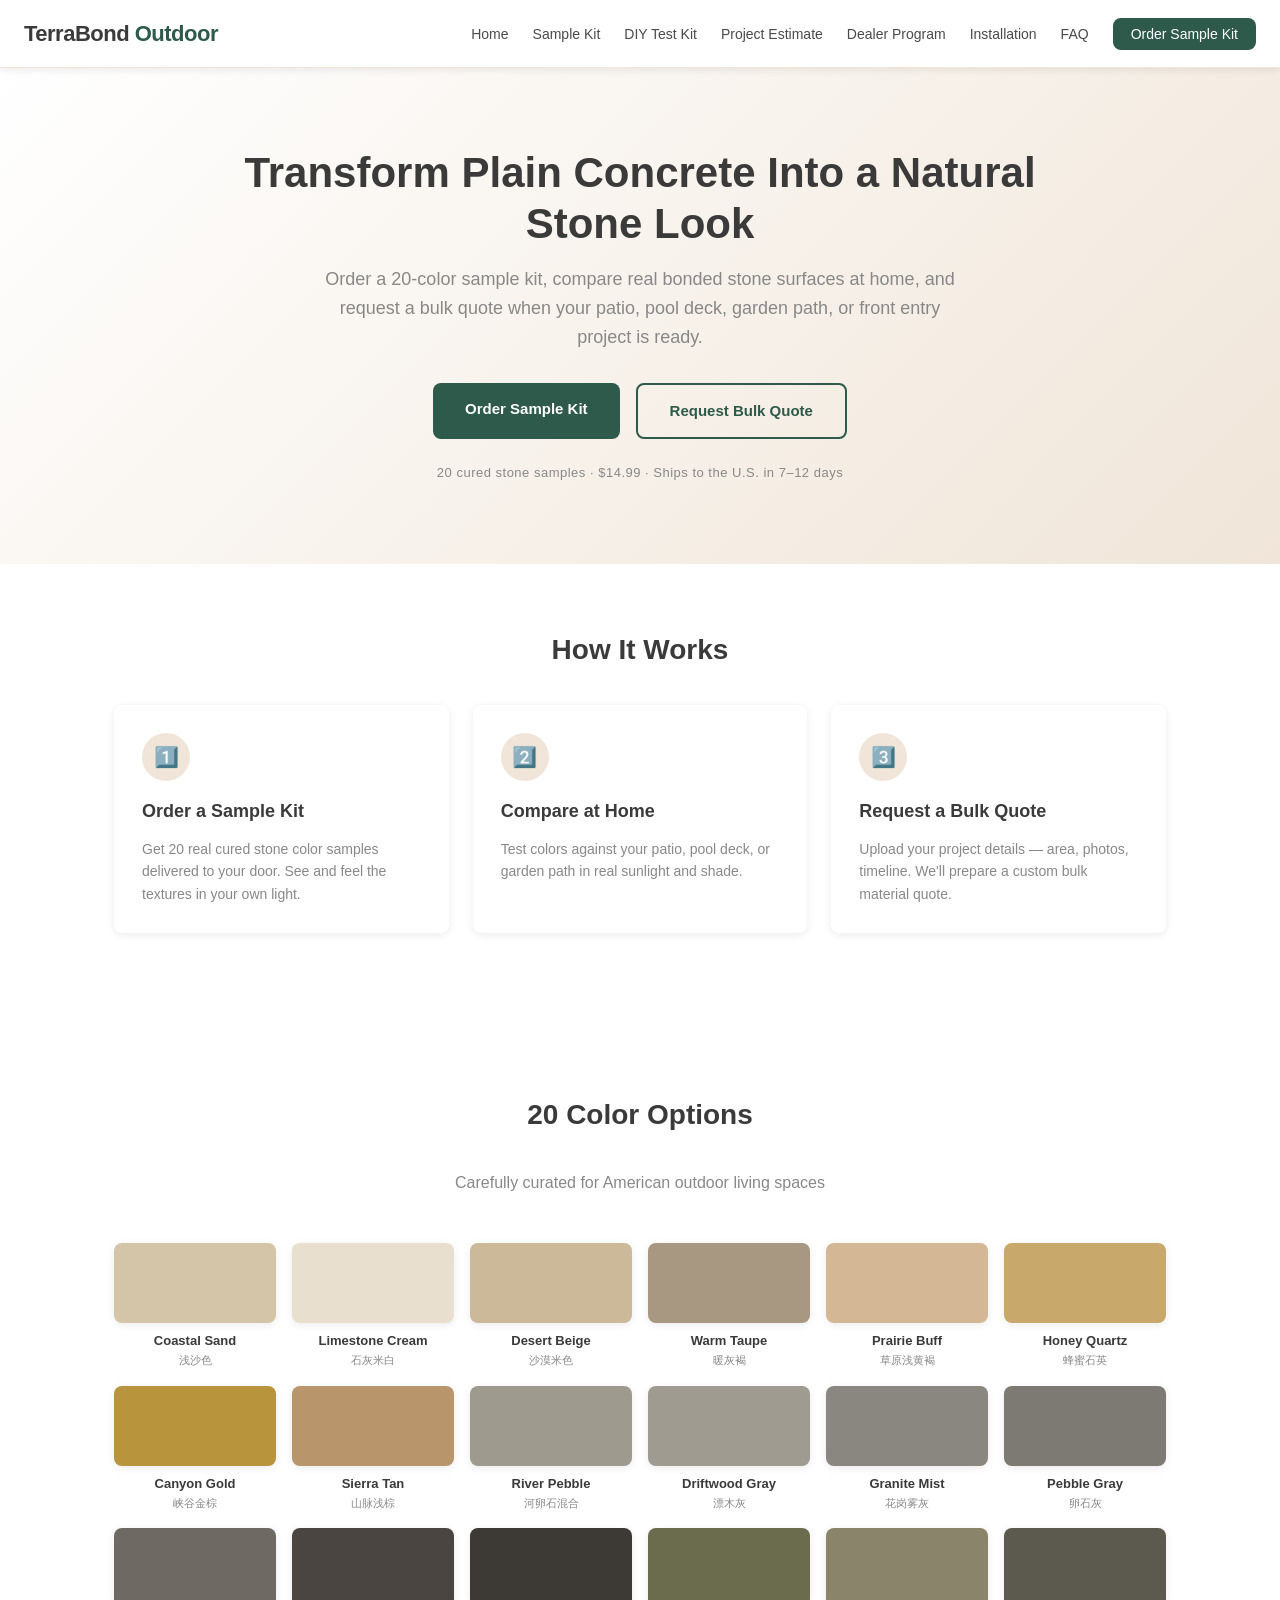
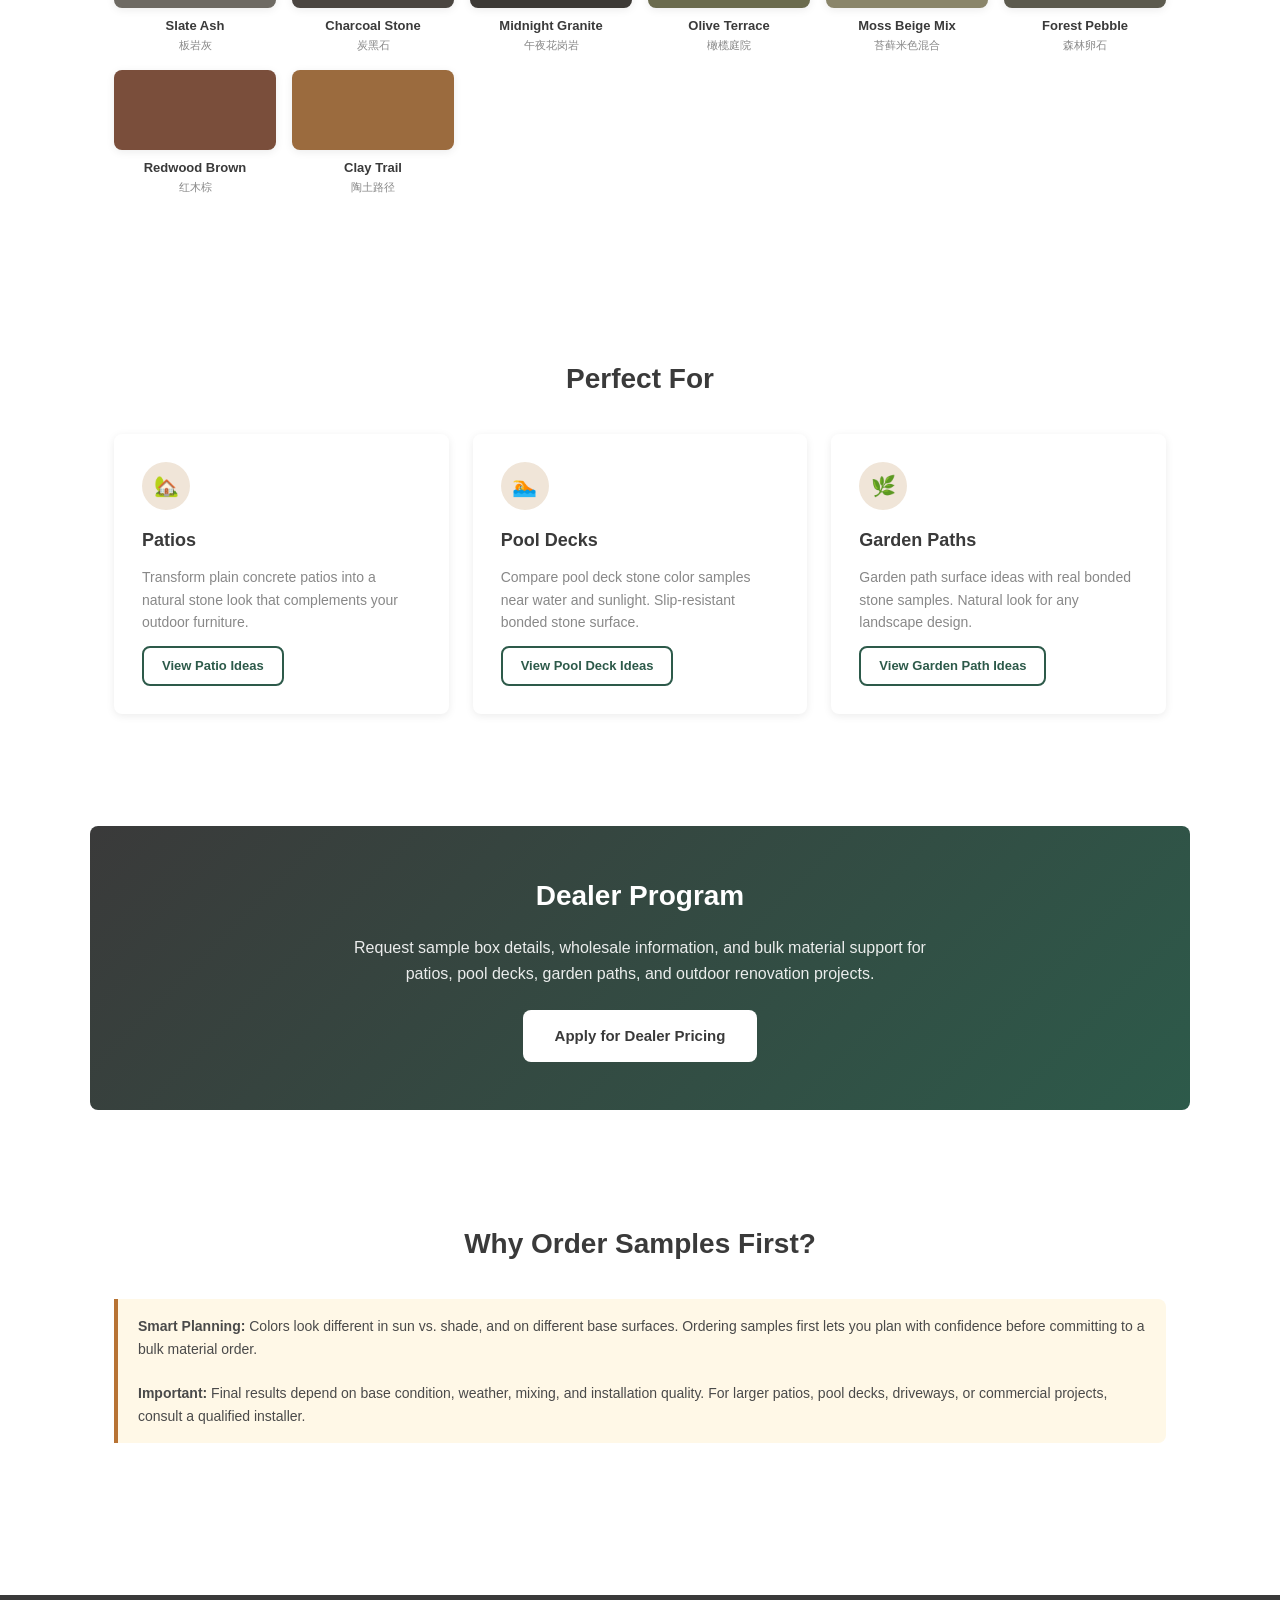
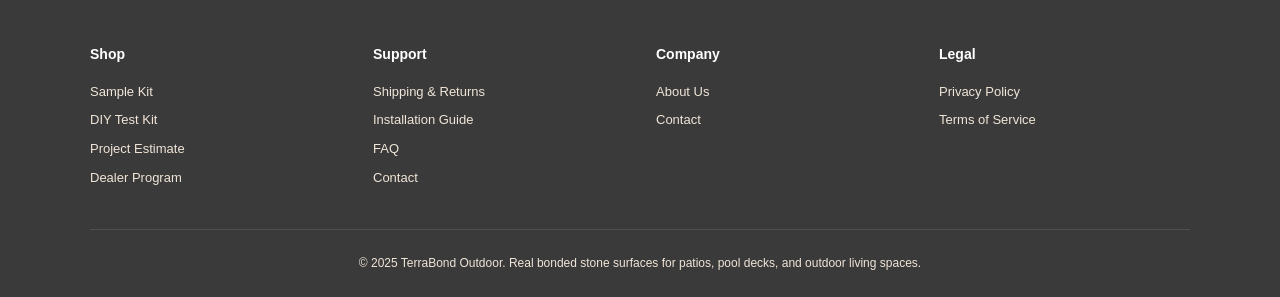
<file: index.html>
<!DOCTYPE html>
<html lang="en">
<head>

<meta charset="UTF-8">
<meta name="viewport" content="width=device-width, initial-scale=1.0">
<title>TerraBond Outdoor - Bonded Stone Surfaces for Outdoor Living</title>
<link rel="stylesheet" href="styles.css">
<script src="scripts.js" defer></script>

</head>
<body>

<nav class="navbar">
  <a href="index.html" class="logo">TerraBond <span>Outdoor</span></a>
  <button class="mobile-menu-btn">☰</button>
  <ul class="nav-links">
    <li><a href="index.html">Home</a></li>
    <li><a href="sample-kit.html">Sample Kit</a></li>
    <li><a href="diy-test-kit.html">DIY Test Kit</a></li>
    <li><a href="project-estimate.html">Project Estimate</a></li>
    <li><a href="dealer-program.html">Dealer Program</a></li>
    <li><a href="installation-guide.html">Installation</a></li>
    <li><a href="faq.html">FAQ</a></li>
    <li><a href="sample-kit.html" class="nav-cta">Order Sample Kit</a></li>
  </ul>
</nav>


<section class="hero">
  <h1>Transform Plain Concrete Into a Natural Stone Look</h1>
  <p>Order a 20-color sample kit, compare real bonded stone surfaces at home, and request a bulk quote when your patio, pool deck, garden path, or front entry project is ready.</p>
  <div class="hero-buttons">
    <a href="sample-kit.html" class="btn btn-primary">Order Sample Kit</a>
    <a href="project-estimate.html" class="btn btn-secondary">Request Bulk Quote</a>
  </div>
  <div class="trust-line">20 cured stone samples · $14.99 · Ships to the U.S. in 7–12 days</div>
</section>

<section class="section">
  <h2 class="section-title">How It Works</h2>
  <div class="card-grid">
    <div class="card">
      <div class="card-icon">1️⃣</div>
      <h3>Order a Sample Kit</h3>
      <p>Get 20 real cured stone color samples delivered to your door. See and feel the textures in your own light.</p>
    </div>
    <div class="card">
      <div class="card-icon">2️⃣</div>
      <h3>Compare at Home</h3>
      <p>Test colors against your patio, pool deck, or garden path in real sunlight and shade.</p>
    </div>
    <div class="card">
      <div class="card-icon">3️⃣</div>
      <h3>Request a Bulk Quote</h3>
      <p>Upload your project details — area, photos, timeline. We'll prepare a custom bulk material quote.</p>
    </div>
  </div>
</section>

<section class="section" style="background:var(--white); border-radius:var(--radius); margin:32px auto;">
  <h2 class="section-title">20 Color Options</h2>
  <p class="section-subtitle">Carefully curated for American outdoor living spaces</p>
  <div class="swatches">
    
<div class="swatch">
  <div class="swatch-color" style="background:#D4C5A9" title="Coastal Sand - 浅沙色"></div>
  <div class="swatch-name">Coastal Sand</div>
  <div class="swatch-desc">浅沙色</div>
</div>


<div class="swatch">
  <div class="swatch-color" style="background:#E8DFCF" title="Limestone Cream - 石灰米白"></div>
  <div class="swatch-name">Limestone Cream</div>
  <div class="swatch-desc">石灰米白</div>
</div>


<div class="swatch">
  <div class="swatch-color" style="background:#CBB99A" title="Desert Beige - 沙漠米色"></div>
  <div class="swatch-name">Desert Beige</div>
  <div class="swatch-desc">沙漠米色</div>
</div>


<div class="swatch">
  <div class="swatch-color" style="background:#A89882" title="Warm Taupe - 暖灰褐"></div>
  <div class="swatch-name">Warm Taupe</div>
  <div class="swatch-desc">暖灰褐</div>
</div>


<div class="swatch">
  <div class="swatch-color" style="background:#D4B896" title="Prairie Buff - 草原浅黄褐"></div>
  <div class="swatch-name">Prairie Buff</div>
  <div class="swatch-desc">草原浅黄褐</div>
</div>


<div class="swatch">
  <div class="swatch-color" style="background:#C9A86C" title="Honey Quartz - 蜂蜜石英"></div>
  <div class="swatch-name">Honey Quartz</div>
  <div class="swatch-desc">蜂蜜石英</div>
</div>


<div class="swatch">
  <div class="swatch-color" style="background:#B8943D" title="Canyon Gold - 峡谷金棕"></div>
  <div class="swatch-name">Canyon Gold</div>
  <div class="swatch-desc">峡谷金棕</div>
</div>


<div class="swatch">
  <div class="swatch-color" style="background:#B8956A" title="Sierra Tan - 山脉浅棕"></div>
  <div class="swatch-name">Sierra Tan</div>
  <div class="swatch-desc">山脉浅棕</div>
</div>


<div class="swatch">
  <div class="swatch-color" style="background:#9E9B8E" title="River Pebble - 河卵石混合"></div>
  <div class="swatch-name">River Pebble</div>
  <div class="swatch-desc">河卵石混合</div>
</div>


<div class="swatch">
  <div class="swatch-color" style="background:#A09B91" title="Driftwood Gray - 漂木灰"></div>
  <div class="swatch-name">Driftwood Gray</div>
  <div class="swatch-desc">漂木灰</div>
</div>


<div class="swatch">
  <div class="swatch-color" style="background:#8A8680" title="Granite Mist - 花岗雾灰"></div>
  <div class="swatch-name">Granite Mist</div>
  <div class="swatch-desc">花岗雾灰</div>
</div>


<div class="swatch">
  <div class="swatch-color" style="background:#7D7A73" title="Pebble Gray - 卵石灰"></div>
  <div class="swatch-name">Pebble Gray</div>
  <div class="swatch-desc">卵石灰</div>
</div>


<div class="swatch">
  <div class="swatch-color" style="background:#6E6A63" title="Slate Ash - 板岩灰"></div>
  <div class="swatch-name">Slate Ash</div>
  <div class="swatch-desc">板岩灰</div>
</div>


<div class="swatch">
  <div class="swatch-color" style="background:#4A4540" title="Charcoal Stone - 炭黑石"></div>
  <div class="swatch-name">Charcoal Stone</div>
  <div class="swatch-desc">炭黑石</div>
</div>


<div class="swatch">
  <div class="swatch-color" style="background:#3D3A36" title="Midnight Granite - 午夜花岗岩"></div>
  <div class="swatch-name">Midnight Granite</div>
  <div class="swatch-desc">午夜花岗岩</div>
</div>


<div class="swatch">
  <div class="swatch-color" style="background:#6B6B4E" title="Olive Terrace - 橄榄庭院"></div>
  <div class="swatch-name">Olive Terrace</div>
  <div class="swatch-desc">橄榄庭院</div>
</div>


<div class="swatch">
  <div class="swatch-color" style="background:#8A856A" title="Moss Beige Mix - 苔藓米色混合"></div>
  <div class="swatch-name">Moss Beige Mix</div>
  <div class="swatch-desc">苔藓米色混合</div>
</div>


<div class="swatch">
  <div class="swatch-color" style="background:#5C5A4E" title="Forest Pebble - 森林卵石"></div>
  <div class="swatch-name">Forest Pebble</div>
  <div class="swatch-desc">森林卵石</div>
</div>


<div class="swatch">
  <div class="swatch-color" style="background:#7A4E3B" title="Redwood Brown - 红木棕"></div>
  <div class="swatch-name">Redwood Brown</div>
  <div class="swatch-desc">红木棕</div>
</div>


<div class="swatch">
  <div class="swatch-color" style="background:#9B6B3E" title="Clay Trail - 陶土路径"></div>
  <div class="swatch-name">Clay Trail</div>
  <div class="swatch-desc">陶土路径</div>
</div>

  </div>
</section>

<section class="section">
  <h2 class="section-title">Perfect For</h2>
  <div class="card-grid">
    <div class="card">
      <div class="card-icon">🏡</div>
      <h3>Patios</h3>
      <p>Transform plain concrete patios into a natural stone look that complements your outdoor furniture.</p>
      <a href="patio-landing.html" class="btn btn-secondary" style="margin-top:12px; font-size:13px; padding:8px 18px;">View Patio Ideas</a>
    </div>
    <div class="card">
      <div class="card-icon">🏊</div>
      <h3>Pool Decks</h3>
      <p>Compare pool deck stone color samples near water and sunlight. Slip-resistant bonded stone surface.</p>
      <a href="pool-deck-landing.html" class="btn btn-secondary" style="margin-top:12px; font-size:13px; padding:8px 18px;">View Pool Deck Ideas</a>
    </div>
    <div class="card">
      <div class="card-icon">🌿</div>
      <h3>Garden Paths</h3>
      <p>Garden path surface ideas with real bonded stone samples. Natural look for any landscape design.</p>
      <a href="garden-path-landing.html" class="btn btn-secondary" style="margin-top:12px; font-size:13px; padding:8px 18px;">View Garden Path Ideas</a>
    </div>
  </div>
</section>

<section class="section" style="background:linear-gradient(135deg, var(--deep-brown) 0%, var(--warm-brown) 100%); color:var(--white); border-radius:var(--radius); margin:48px auto; padding:48px 24px; text-align:center;">
  <h2 style="font-size:28px; margin-bottom:16px;">Dealer Program</h2>
  <p style="opacity:0.9; max-width:600px; margin:0 auto 24px;">Request sample box details, wholesale information, and bulk material support for patios, pool decks, garden paths, and outdoor renovation projects.</p>
  <a href="dealer-program.html" class="btn btn-primary" style="background:var(--white); color:var(--deep-brown);">Apply for Dealer Pricing</a>
</section>

<section class="section">
  <h2 class="section-title">Why Order Samples First?</h2>
  <div class="disclaimer-box">
    <strong>Smart Planning:</strong> Colors look different in sun vs. shade, and on different base surfaces. Ordering samples first lets you plan with confidence before committing to a bulk material order.<br><br>
    <strong>Important:</strong> Final results depend on base condition, weather, mixing, and installation quality. For larger patios, pool decks, driveways, or commercial projects, consult a qualified installer.
  </div>
</section>


<footer class="footer">
  <div class="footer-grid">
    <div class="footer-col">
      <h4>Shop</h4>
      <a href="sample-kit.html">Sample Kit</a>
      <a href="diy-test-kit.html">DIY Test Kit</a>
      <a href="project-estimate.html">Project Estimate</a>
      <a href="dealer-program.html">Dealer Program</a>
    </div>
    <div class="footer-col">
      <h4>Support</h4>
      <a href="shipping-returns.html">Shipping & Returns</a>
      <a href="installation-guide.html">Installation Guide</a>
      <a href="faq.html">FAQ</a>
      <a href="contact.html">Contact</a>
    </div>
    <div class="footer-col">
      <h4>Company</h4>
      <a href="about.html">About Us</a>
      <a href="contact.html">Contact</a>
    </div>
    <div class="footer-col">
      <h4>Legal</h4>
      <a href="#">Privacy Policy</a>
      <a href="#">Terms of Service</a>
    </div>
  </div>
  <div class="footer-bottom">
    © 2025 TerraBond Outdoor. Real bonded stone surfaces for patios, pool decks, and outdoor living spaces.
  </div>
</footer>

</body>
</html>
</file>
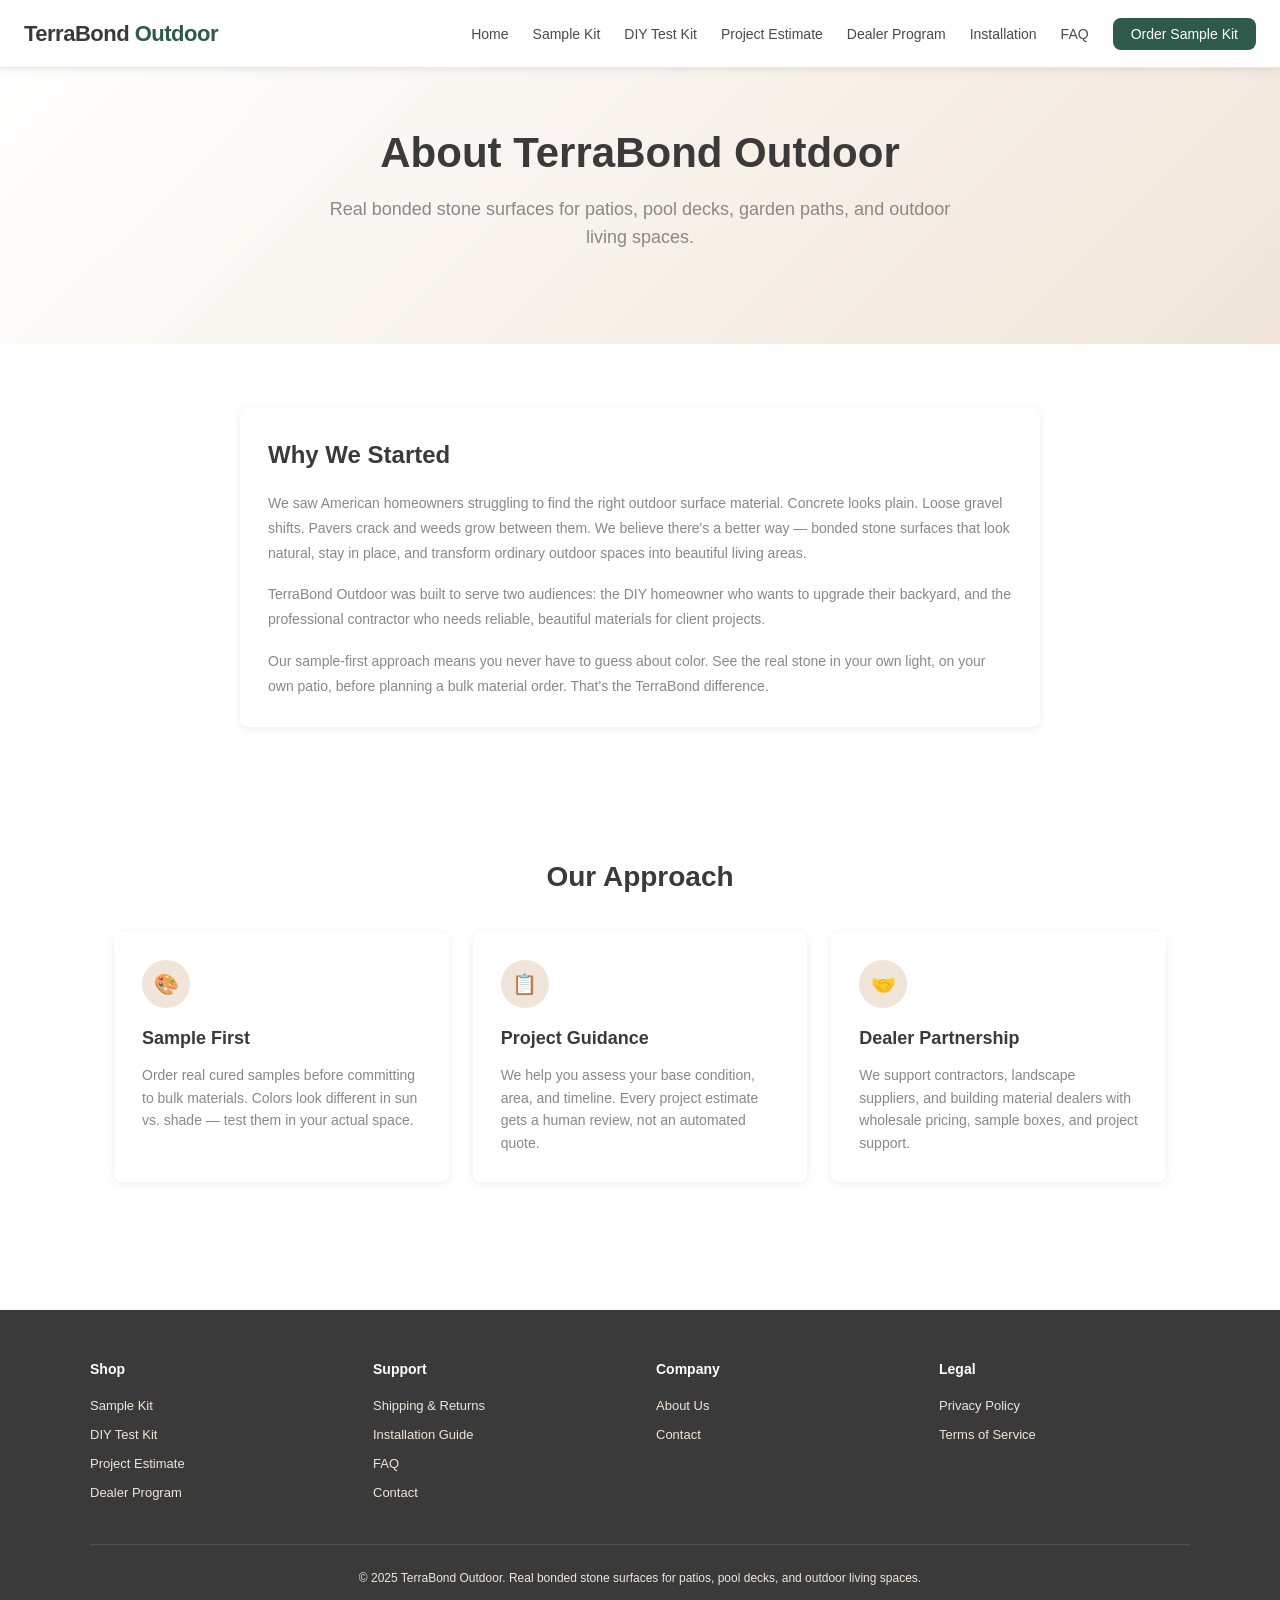
<file: about.html>
<!DOCTYPE html>
<html lang="en">
<head>

<meta charset="UTF-8">
<meta name="viewport" content="width=device-width, initial-scale=1.0">
<title>TerraBond Outdoor - About Us</title>
<link rel="stylesheet" href="styles.css">
<script src="scripts.js" defer></script>

</head>
<body>

<nav class="navbar">
  <a href="index.html" class="logo">TerraBond <span>Outdoor</span></a>
  <button class="mobile-menu-btn">☰</button>
  <ul class="nav-links">
    <li><a href="index.html">Home</a></li>
    <li><a href="sample-kit.html">Sample Kit</a></li>
    <li><a href="diy-test-kit.html">DIY Test Kit</a></li>
    <li><a href="project-estimate.html">Project Estimate</a></li>
    <li><a href="dealer-program.html">Dealer Program</a></li>
    <li><a href="installation-guide.html">Installation</a></li>
    <li><a href="faq.html">FAQ</a></li>
    <li><a href="sample-kit.html" class="nav-cta">Order Sample Kit</a></li>
  </ul>
</nav>


<section class="hero" style="padding:60px 24px;">
  <h1>About TerraBond Outdoor</h1>
  <p>Real bonded stone surfaces for patios, pool decks, garden paths, and outdoor living spaces.</p>
</section>

<section class="section">
  <div class="card" style="max-width:800px; margin:0 auto;">
    <h2 style="color:var(--deep-brown); margin-bottom:16px;">Why We Started</h2>
    <p style="color:var(--text-light); line-height:1.8; margin-bottom:16px;">
      We saw American homeowners struggling to find the right outdoor surface material. Concrete looks plain. Loose gravel shifts. Pavers crack and weeds grow between them. We believe there's a better way — bonded stone surfaces that look natural, stay in place, and transform ordinary outdoor spaces into beautiful living areas.
    </p>
    <p style="color:var(--text-light); line-height:1.8; margin-bottom:16px;">
      TerraBond Outdoor was built to serve two audiences: the DIY homeowner who wants to upgrade their backyard, and the professional contractor who needs reliable, beautiful materials for client projects.
    </p>
    <p style="color:var(--text-light); line-height:1.8;">
      Our sample-first approach means you never have to guess about color. See the real stone in your own light, on your own patio, before planning a bulk material order. That's the TerraBond difference.
    </p>
  </div>
</section>

<section class="section">
  <h2 class="section-title">Our Approach</h2>
  <div class="card-grid">
    <div class="card">
      <div class="card-icon">🎨</div>
      <h3>Sample First</h3>
      <p>Order real cured samples before committing to bulk materials. Colors look different in sun vs. shade — test them in your actual space.</p>
    </div>
    <div class="card">
      <div class="card-icon">📋</div>
      <h3>Project Guidance</h3>
      <p>We help you assess your base condition, area, and timeline. Every project estimate gets a human review, not an automated quote.</p>
    </div>
    <div class="card">
      <div class="card-icon">🤝</div>
      <h3>Dealer Partnership</h3>
      <p>We support contractors, landscape suppliers, and building material dealers with wholesale pricing, sample boxes, and project support.</p>
    </div>
  </div>
</section>


<footer class="footer">
  <div class="footer-grid">
    <div class="footer-col">
      <h4>Shop</h4>
      <a href="sample-kit.html">Sample Kit</a>
      <a href="diy-test-kit.html">DIY Test Kit</a>
      <a href="project-estimate.html">Project Estimate</a>
      <a href="dealer-program.html">Dealer Program</a>
    </div>
    <div class="footer-col">
      <h4>Support</h4>
      <a href="shipping-returns.html">Shipping & Returns</a>
      <a href="installation-guide.html">Installation Guide</a>
      <a href="faq.html">FAQ</a>
      <a href="contact.html">Contact</a>
    </div>
    <div class="footer-col">
      <h4>Company</h4>
      <a href="about.html">About Us</a>
      <a href="contact.html">Contact</a>
    </div>
    <div class="footer-col">
      <h4>Legal</h4>
      <a href="#">Privacy Policy</a>
      <a href="#">Terms of Service</a>
    </div>
  </div>
  <div class="footer-bottom">
    © 2025 TerraBond Outdoor. Real bonded stone surfaces for patios, pool decks, and outdoor living spaces.
  </div>
</footer>

</body>
</html>
</file>
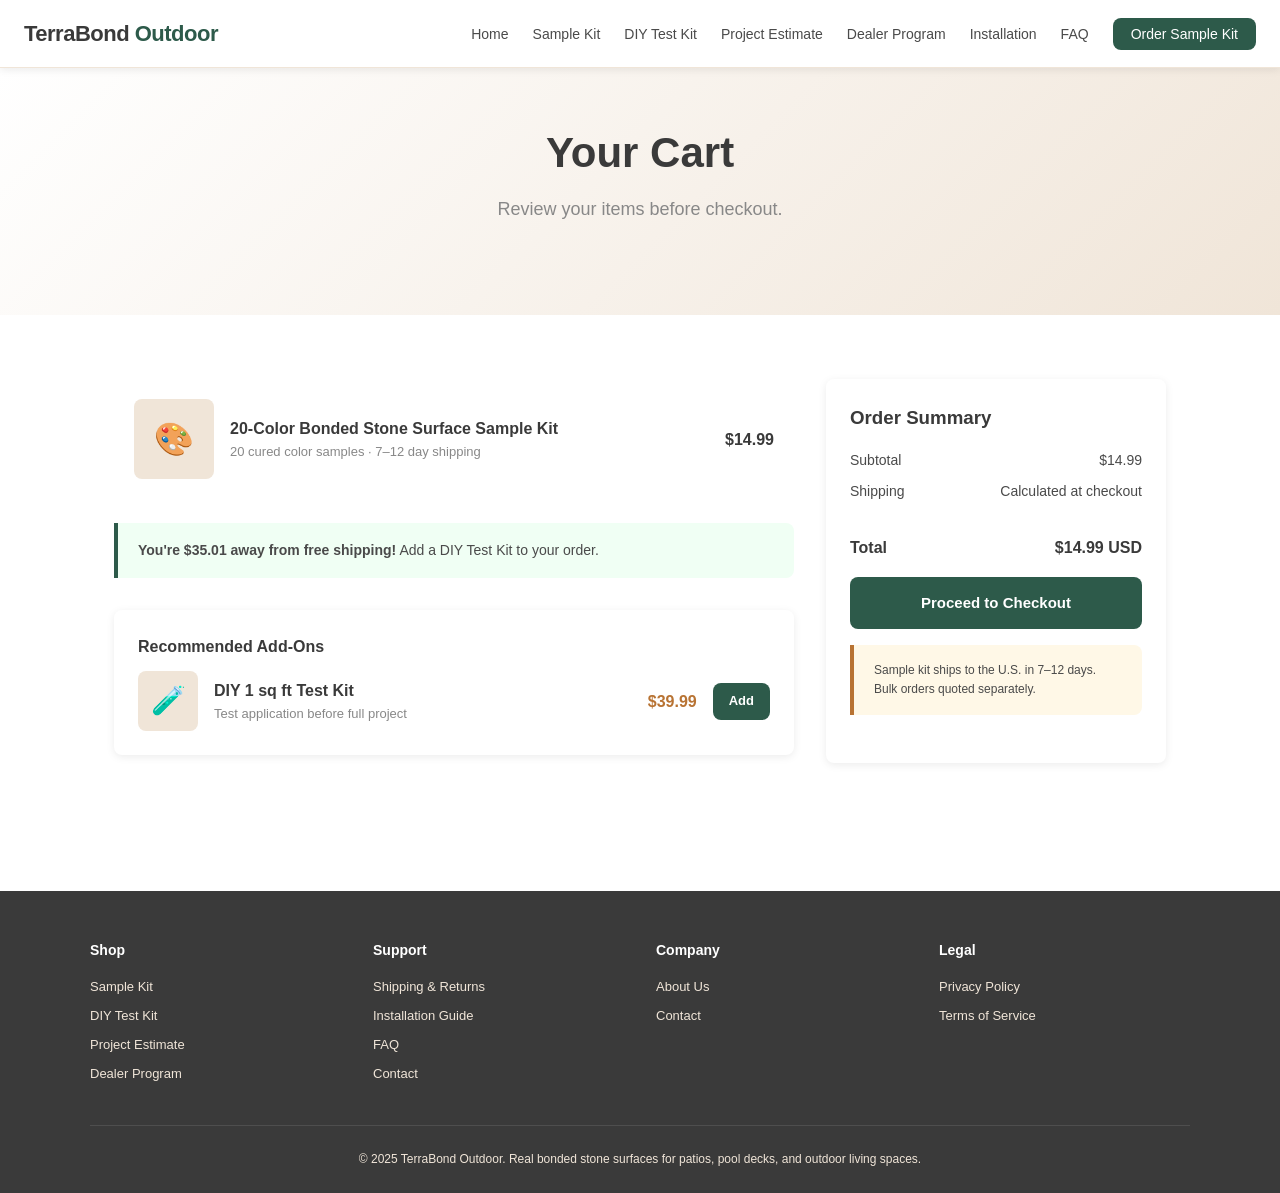
<file: cart.html>
<!DOCTYPE html>
<html lang="en">
<head>

<meta charset="UTF-8">
<meta name="viewport" content="width=device-width, initial-scale=1.0">
<title>TerraBond Outdoor - Shopping Cart</title>
<link rel="stylesheet" href="styles.css">
<script src="scripts.js" defer></script>

</head>
<body>

<nav class="navbar">
  <a href="index.html" class="logo">TerraBond <span>Outdoor</span></a>
  <button class="mobile-menu-btn">☰</button>
  <ul class="nav-links">
    <li><a href="index.html">Home</a></li>
    <li><a href="sample-kit.html">Sample Kit</a></li>
    <li><a href="diy-test-kit.html">DIY Test Kit</a></li>
    <li><a href="project-estimate.html">Project Estimate</a></li>
    <li><a href="dealer-program.html">Dealer Program</a></li>
    <li><a href="installation-guide.html">Installation</a></li>
    <li><a href="faq.html">FAQ</a></li>
    <li><a href="sample-kit.html" class="nav-cta">Order Sample Kit</a></li>
  </ul>
</nav>


<section class="hero" style="padding:60px 24px;">
  <h1>Your Cart</h1>
  <p>Review your items before checkout.</p>
</section>

<section class="section" style="display:grid; grid-template-columns:2fr 1fr; gap:32px;">
  <div>
    <div class="cart-item">
      <div class="cart-item-img">🎨</div>
      <div class="cart-item-info">
        <h4>20-Color Bonded Stone Surface Sample Kit</h4>
        <p>20 cured color samples · 7–12 day shipping</p>
      </div>
      <div style="font-weight:700; color:var(--deep-brown);">$14.99</div>
    </div>
    
    <div class="success-box" style="margin-top:24px;">
      <strong>You're $35.01 away from free shipping!</strong> Add a DIY Test Kit to your order.
    </div>
    
    <div style="margin-top:32px; padding:24px; background:var(--white); border-radius:var(--radius); box-shadow:var(--shadow);">
      <h3 style="color:var(--deep-brown); margin-bottom:12px; font-size:16px;">Recommended Add-Ons</h3>
      <div style="display:flex; gap:16px; align-items:center;">
        <div style="width:60px; height:60px; background:var(--stone-beige); border-radius:var(--radius); display:flex; align-items:center; justify-content:center; font-size:28px;">🧪</div>
        <div style="flex:1;">
          <div style="font-weight:600; color:var(--deep-brown);">DIY 1 sq ft Test Kit</div>
          <div style="font-size:13px; color:var(--text-light);">Test application before full project</div>
        </div>
        <div style="font-weight:700; color:var(--clay-accent);">$39.99</div>
        <a href="#" class="btn btn-primary" style="padding:8px 16px; font-size:13px;">Add</a>
      </div>
    </div>
  </div>
  
  <div class="cart-summary">
    <h3 style="color:var(--deep-brown); margin-bottom:16px;">Order Summary</h3>
    <div style="display:flex; justify-content:space-between; margin-bottom:8px; font-size:14px;">
      <span>Subtotal</span>
      <span>$14.99</span>
    </div>
    <div style="display:flex; justify-content:space-between; margin-bottom:8px; font-size:14px;">
      <span>Shipping</span>
      <span>Calculated at checkout</span>
    </div>
    <div style="border-top:1px solid var(--cream); margin:16px 0; padding-top:16px; display:flex; justify-content:space-between; font-weight:700; color:var(--deep-brown);">
      <span>Total</span>
      <span>$14.99 USD</span>
    </div>
    <a href="checkout.html" class="btn btn-primary" style="width:100%; text-align:center;">Proceed to Checkout</a>
    <div class="disclaimer-box" style="margin-top:16px; font-size:12px;">
      Sample kit ships to the U.S. in 7–12 days. Bulk orders quoted separately.
    </div>
  </div>
</section>


<footer class="footer">
  <div class="footer-grid">
    <div class="footer-col">
      <h4>Shop</h4>
      <a href="sample-kit.html">Sample Kit</a>
      <a href="diy-test-kit.html">DIY Test Kit</a>
      <a href="project-estimate.html">Project Estimate</a>
      <a href="dealer-program.html">Dealer Program</a>
    </div>
    <div class="footer-col">
      <h4>Support</h4>
      <a href="shipping-returns.html">Shipping & Returns</a>
      <a href="installation-guide.html">Installation Guide</a>
      <a href="faq.html">FAQ</a>
      <a href="contact.html">Contact</a>
    </div>
    <div class="footer-col">
      <h4>Company</h4>
      <a href="about.html">About Us</a>
      <a href="contact.html">Contact</a>
    </div>
    <div class="footer-col">
      <h4>Legal</h4>
      <a href="#">Privacy Policy</a>
      <a href="#">Terms of Service</a>
    </div>
  </div>
  <div class="footer-bottom">
    © 2025 TerraBond Outdoor. Real bonded stone surfaces for patios, pool decks, and outdoor living spaces.
  </div>
</footer>

</body>
</html>
</file>
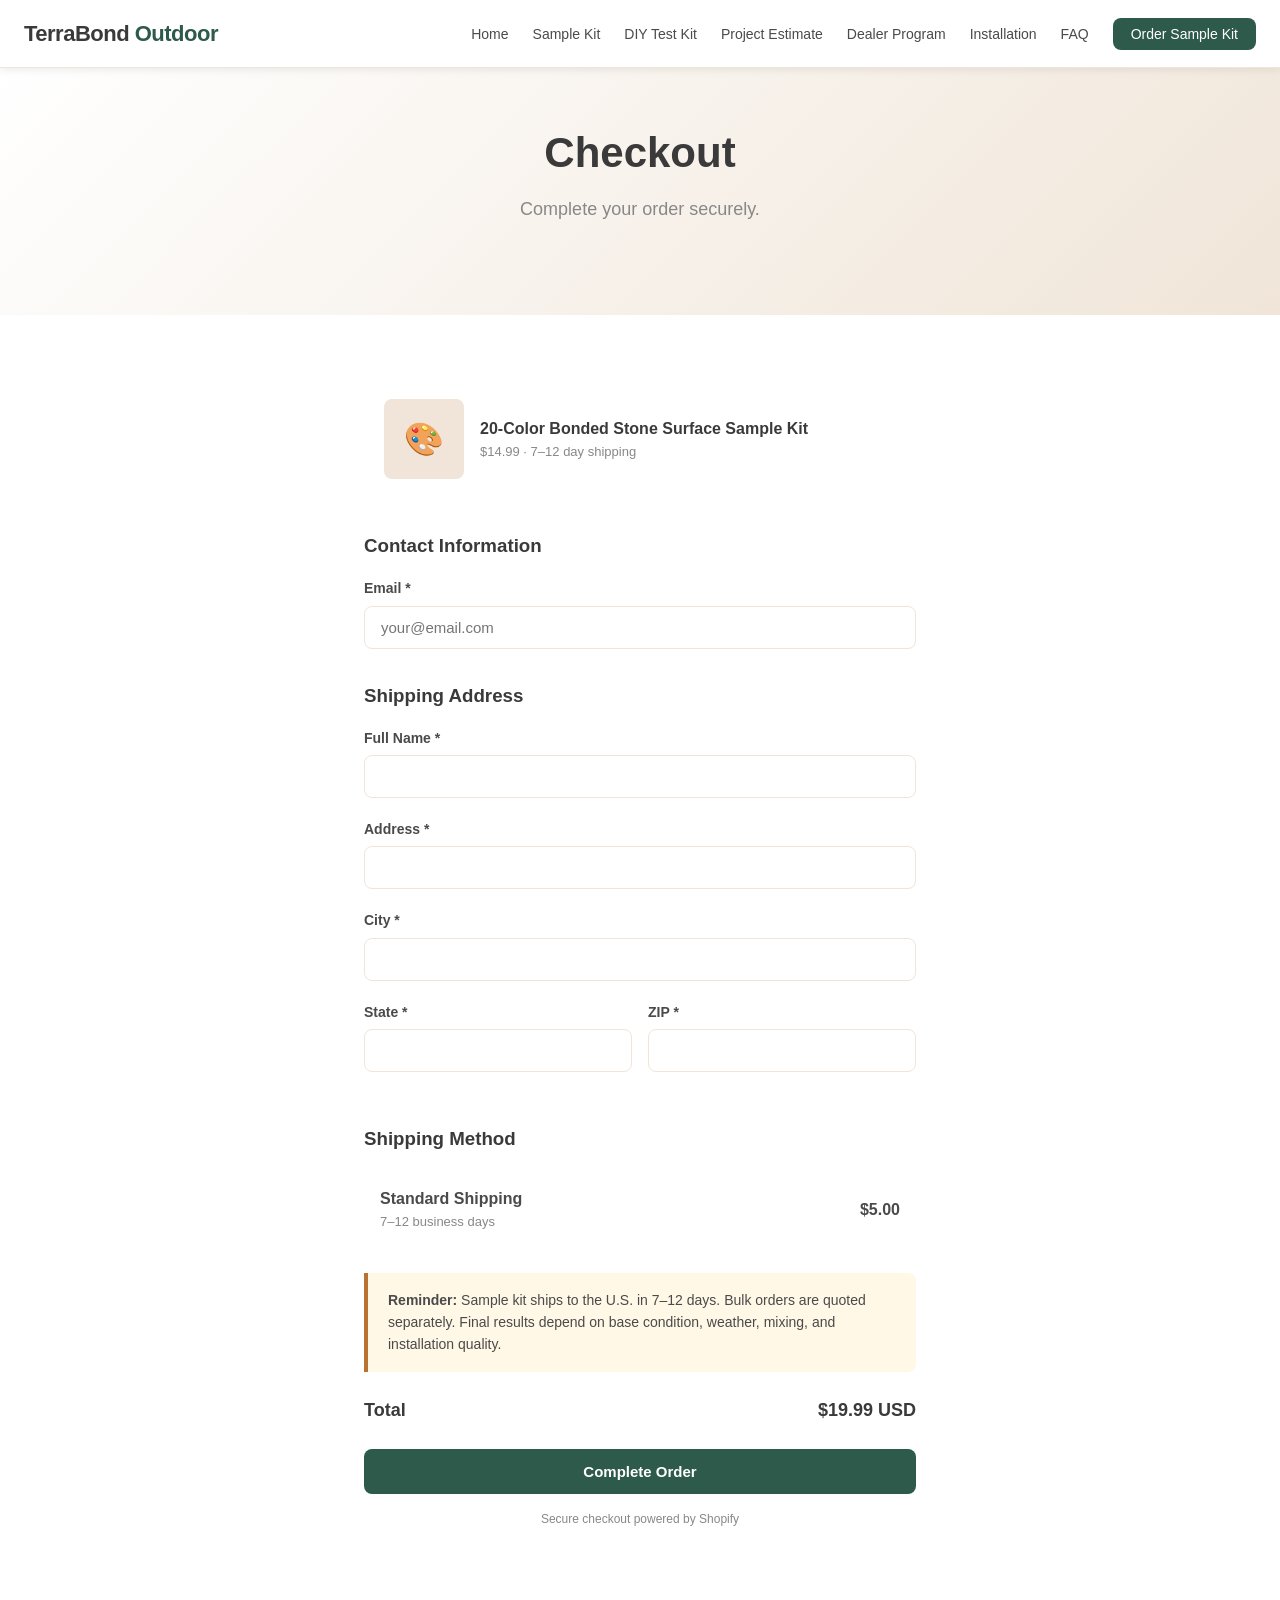
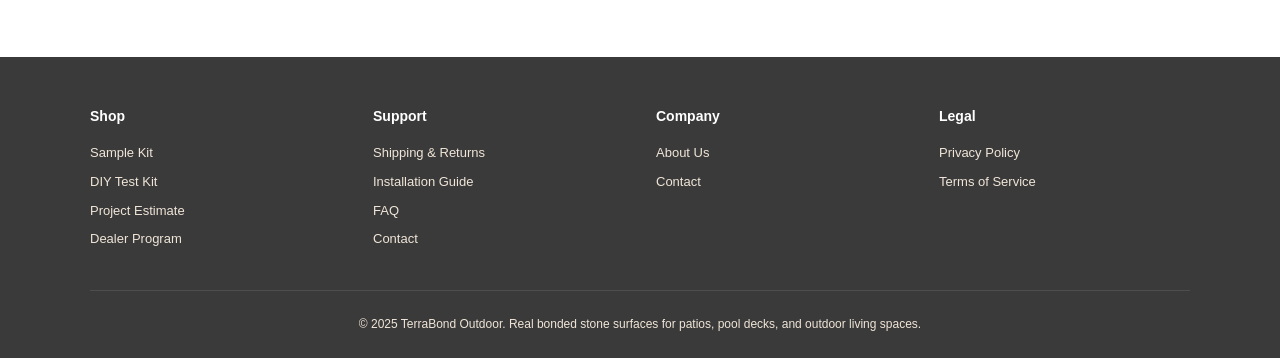
<file: checkout.html>
<!DOCTYPE html>
<html lang="en">
<head>

<meta charset="UTF-8">
<meta name="viewport" content="width=device-width, initial-scale=1.0">
<title>TerraBond Outdoor - Checkout</title>
<link rel="stylesheet" href="styles.css">
<script src="scripts.js" defer></script>

</head>
<body>

<nav class="navbar">
  <a href="index.html" class="logo">TerraBond <span>Outdoor</span></a>
  <button class="mobile-menu-btn">☰</button>
  <ul class="nav-links">
    <li><a href="index.html">Home</a></li>
    <li><a href="sample-kit.html">Sample Kit</a></li>
    <li><a href="diy-test-kit.html">DIY Test Kit</a></li>
    <li><a href="project-estimate.html">Project Estimate</a></li>
    <li><a href="dealer-program.html">Dealer Program</a></li>
    <li><a href="installation-guide.html">Installation</a></li>
    <li><a href="faq.html">FAQ</a></li>
    <li><a href="sample-kit.html" class="nav-cta">Order Sample Kit</a></li>
  </ul>
</nav>


<section class="hero" style="padding:60px 24px;">
  <h1>Checkout</h1>
  <p>Complete your order securely.</p>
</section>

<section class="section" style="max-width:600px;">
  <div class="cart-item" style="margin-bottom:32px;">
    <div class="cart-item-img">🎨</div>
    <div class="cart-item-info">
      <h4>20-Color Bonded Stone Surface Sample Kit</h4>
      <p>$14.99 · 7–12 day shipping</p>
    </div>
  </div>
  
  <form onsubmit="event.preventDefault(); alert('This is a prototype checkout. In production, this would use Shopify native checkout.');">
    <h3 style="color:var(--deep-brown); margin-bottom:16px;">Contact Information</h3>
    <div class="form-group">
      <label>Email *</label>
      <input type="email" required placeholder="your@email.com">
    </div>
    
    <h3 style="color:var(--deep-brown); margin:32px 0 16px;">Shipping Address</h3>
    <div class="form-group">
      <label>Full Name *</label>
      <input type="text" required>
    </div>
    <div class="form-group">
      <label>Address *</label>
      <input type="text" required>
    </div>
    <div class="form-group">
      <label>City *</label>
      <input type="text" required>
    </div>
    <div style="display:grid; grid-template-columns:1fr 1fr; gap:16px;">
      <div class="form-group">
        <label>State *</label>
        <input type="text" required>
      </div>
      <div class="form-group">
        <label>ZIP *</label>
        <input type="text" required>
      </div>
    </div>
    
    <h3 style="color:var(--deep-brown); margin:32px 0 16px;">Shipping Method</h3>
    <div style="background:var(--white); padding:16px; border-radius:var(--radius); margin-bottom:24px;">
      <div style="display:flex; justify-content:space-between; align-items:center;">
        <div>
          <div style="font-weight:600;">Standard Shipping</div>
          <div style="font-size:13px; color:var(--text-light);">7–12 business days</div>
        </div>
        <div style="font-weight:700;">$5.00</div>
      </div>
    </div>
    
    <div class="disclaimer-box" style="margin-bottom:24px;">
      <strong>Reminder:</strong> Sample kit ships to the U.S. in 7–12 days. Bulk orders are quoted separately. Final results depend on base condition, weather, mixing, and installation quality.
    </div>
    
    <div style="display:flex; justify-content:space-between; align-items:center; margin-bottom:24px; font-size:18px; font-weight:700; color:var(--deep-brown);">
      <span>Total</span>
      <span>$19.99 USD</span>
    </div>
    
    <button type="submit" class="btn btn-primary" style="width:100%;">Complete Order</button>
    <p style="text-align:center; margin-top:16px; font-size:12px; color:var(--text-light);">Secure checkout powered by Shopify</p>
  </form>
</section>


<footer class="footer">
  <div class="footer-grid">
    <div class="footer-col">
      <h4>Shop</h4>
      <a href="sample-kit.html">Sample Kit</a>
      <a href="diy-test-kit.html">DIY Test Kit</a>
      <a href="project-estimate.html">Project Estimate</a>
      <a href="dealer-program.html">Dealer Program</a>
    </div>
    <div class="footer-col">
      <h4>Support</h4>
      <a href="shipping-returns.html">Shipping & Returns</a>
      <a href="installation-guide.html">Installation Guide</a>
      <a href="faq.html">FAQ</a>
      <a href="contact.html">Contact</a>
    </div>
    <div class="footer-col">
      <h4>Company</h4>
      <a href="about.html">About Us</a>
      <a href="contact.html">Contact</a>
    </div>
    <div class="footer-col">
      <h4>Legal</h4>
      <a href="#">Privacy Policy</a>
      <a href="#">Terms of Service</a>
    </div>
  </div>
  <div class="footer-bottom">
    © 2025 TerraBond Outdoor. Real bonded stone surfaces for patios, pool decks, and outdoor living spaces.
  </div>
</footer>

</body>
</html>
</file>
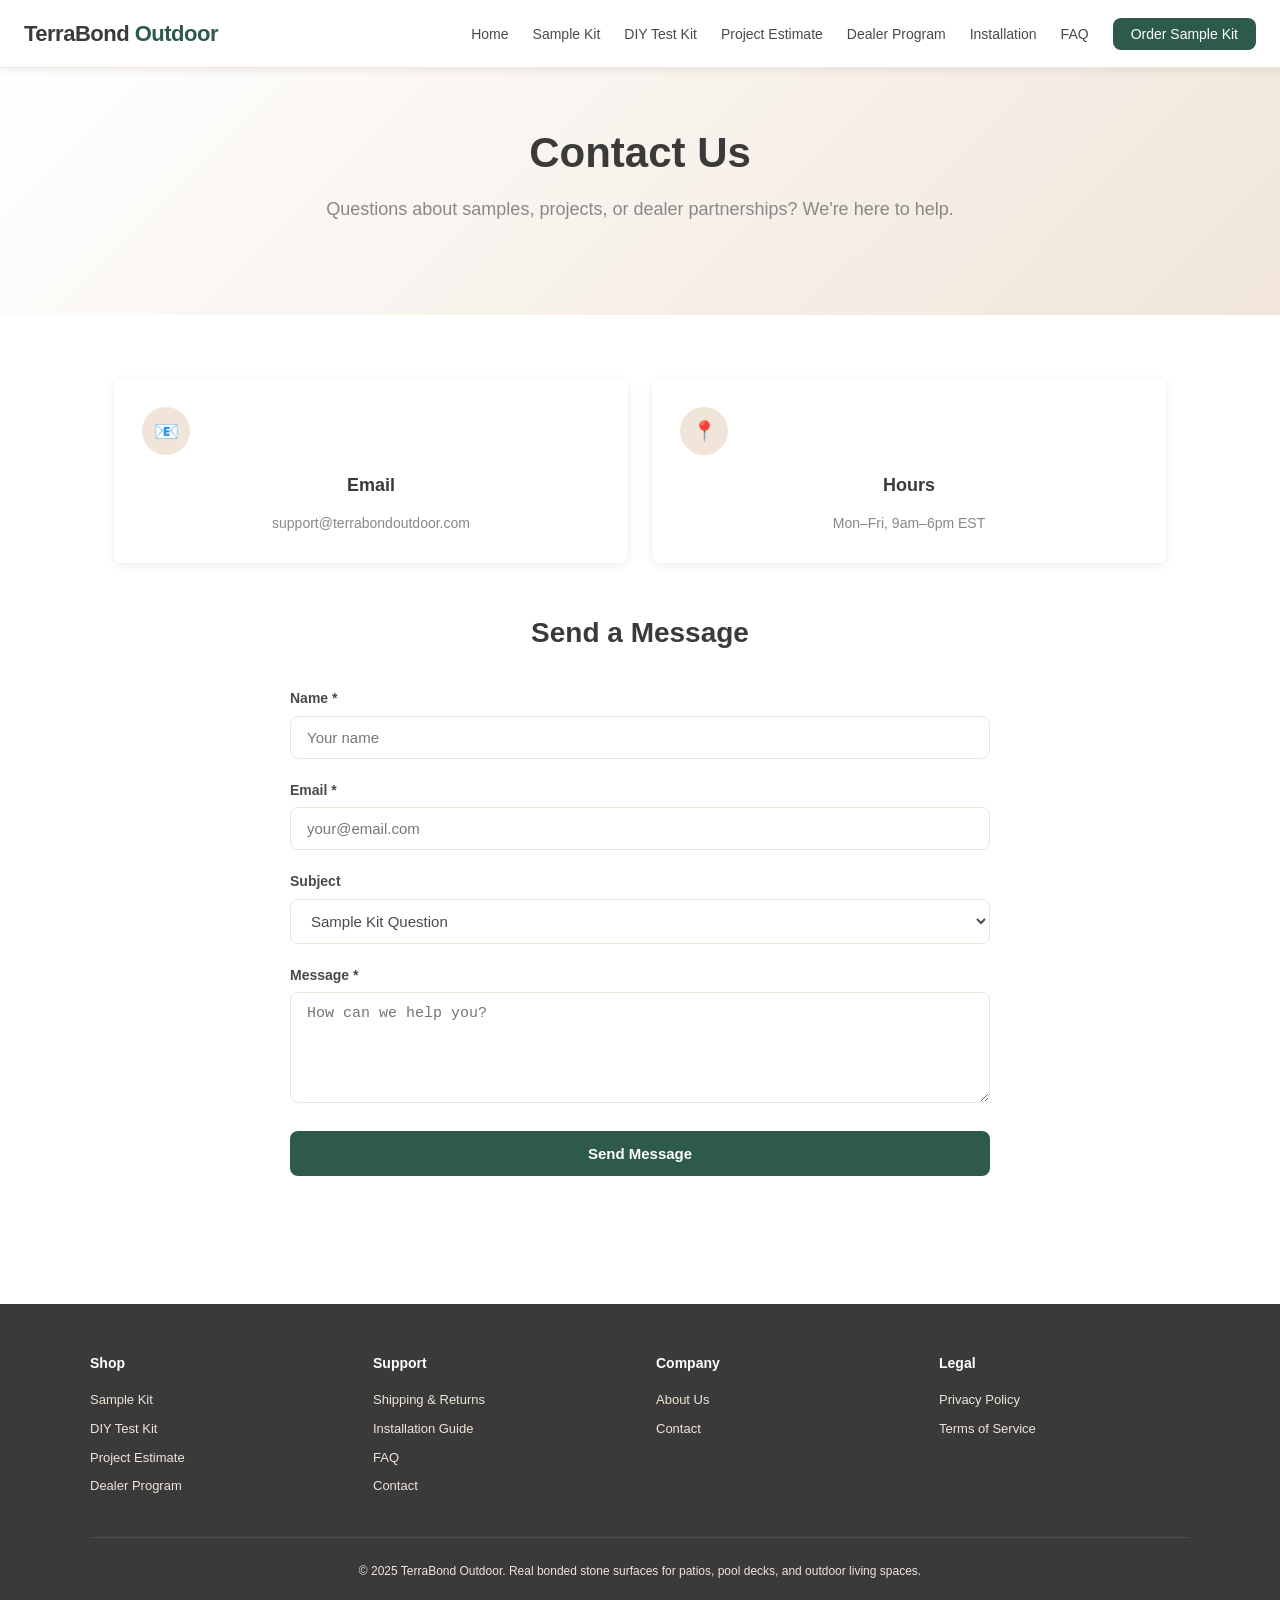
<file: contact.html>
<!DOCTYPE html>
<html lang="en">
<head>

<meta charset="UTF-8">
<meta name="viewport" content="width=device-width, initial-scale=1.0">
<title>TerraBond Outdoor - Contact Us</title>
<link rel="stylesheet" href="styles.css">
<script src="scripts.js" defer></script>

</head>
<body>

<nav class="navbar">
  <a href="index.html" class="logo">TerraBond <span>Outdoor</span></a>
  <button class="mobile-menu-btn">☰</button>
  <ul class="nav-links">
    <li><a href="index.html">Home</a></li>
    <li><a href="sample-kit.html">Sample Kit</a></li>
    <li><a href="diy-test-kit.html">DIY Test Kit</a></li>
    <li><a href="project-estimate.html">Project Estimate</a></li>
    <li><a href="dealer-program.html">Dealer Program</a></li>
    <li><a href="installation-guide.html">Installation</a></li>
    <li><a href="faq.html">FAQ</a></li>
    <li><a href="sample-kit.html" class="nav-cta">Order Sample Kit</a></li>
  </ul>
</nav>


<section class="hero" style="padding:60px 24px;">
  <h1>Contact Us</h1>
  <p>Questions about samples, projects, or dealer partnerships? We're here to help.</p>
</section>

<section class="section">
  <div class="card-grid" style="margin-bottom:48px;">
    <div class="card" style="text-align:center;">
      <div class="card-icon">📧</div>
      <h3>Email</h3>
      <p>support@terrabondoutdoor.com</p>
    </div>
    <div class="card" style="text-align:center;">
      <div class="card-icon">📍</div>
      <h3>Hours</h3>
      <p>Mon–Fri, 9am–6pm EST</p>
    </div>
  </div>
  
  <div style="max-width:700px; margin:0 auto;">
    <h2 class="section-title">Send a Message</h2>
    <form onsubmit="event.preventDefault(); alert('Message sent! We will respond within 24 hours.');">
      <div class="form-group">
        <label>Name *</label>
        <input type="text" required placeholder="Your name">
      </div>
      <div class="form-group">
        <label>Email *</label>
        <input type="email" required placeholder="your@email.com">
      </div>
      <div class="form-group">
        <label>Subject</label>
        <select>
          <option>Sample Kit Question</option>
          <option>Project Estimate</option>
          <option>Dealer Program</option>
          <option>Installation Help</option>
          <option>Shipping / Returns</option>
          <option>Other</option>
        </select>
      </div>
      <div class="form-group">
        <label>Message *</label>
        <textarea rows="5" required placeholder="How can we help you?"></textarea>
      </div>
      <button type="submit" class="btn btn-primary" style="width:100%;">Send Message</button>
    </form>
  </div>
</section>


<footer class="footer">
  <div class="footer-grid">
    <div class="footer-col">
      <h4>Shop</h4>
      <a href="sample-kit.html">Sample Kit</a>
      <a href="diy-test-kit.html">DIY Test Kit</a>
      <a href="project-estimate.html">Project Estimate</a>
      <a href="dealer-program.html">Dealer Program</a>
    </div>
    <div class="footer-col">
      <h4>Support</h4>
      <a href="shipping-returns.html">Shipping & Returns</a>
      <a href="installation-guide.html">Installation Guide</a>
      <a href="faq.html">FAQ</a>
      <a href="contact.html">Contact</a>
    </div>
    <div class="footer-col">
      <h4>Company</h4>
      <a href="about.html">About Us</a>
      <a href="contact.html">Contact</a>
    </div>
    <div class="footer-col">
      <h4>Legal</h4>
      <a href="#">Privacy Policy</a>
      <a href="#">Terms of Service</a>
    </div>
  </div>
  <div class="footer-bottom">
    © 2025 TerraBond Outdoor. Real bonded stone surfaces for patios, pool decks, and outdoor living spaces.
  </div>
</footer>

</body>
</html>
</file>
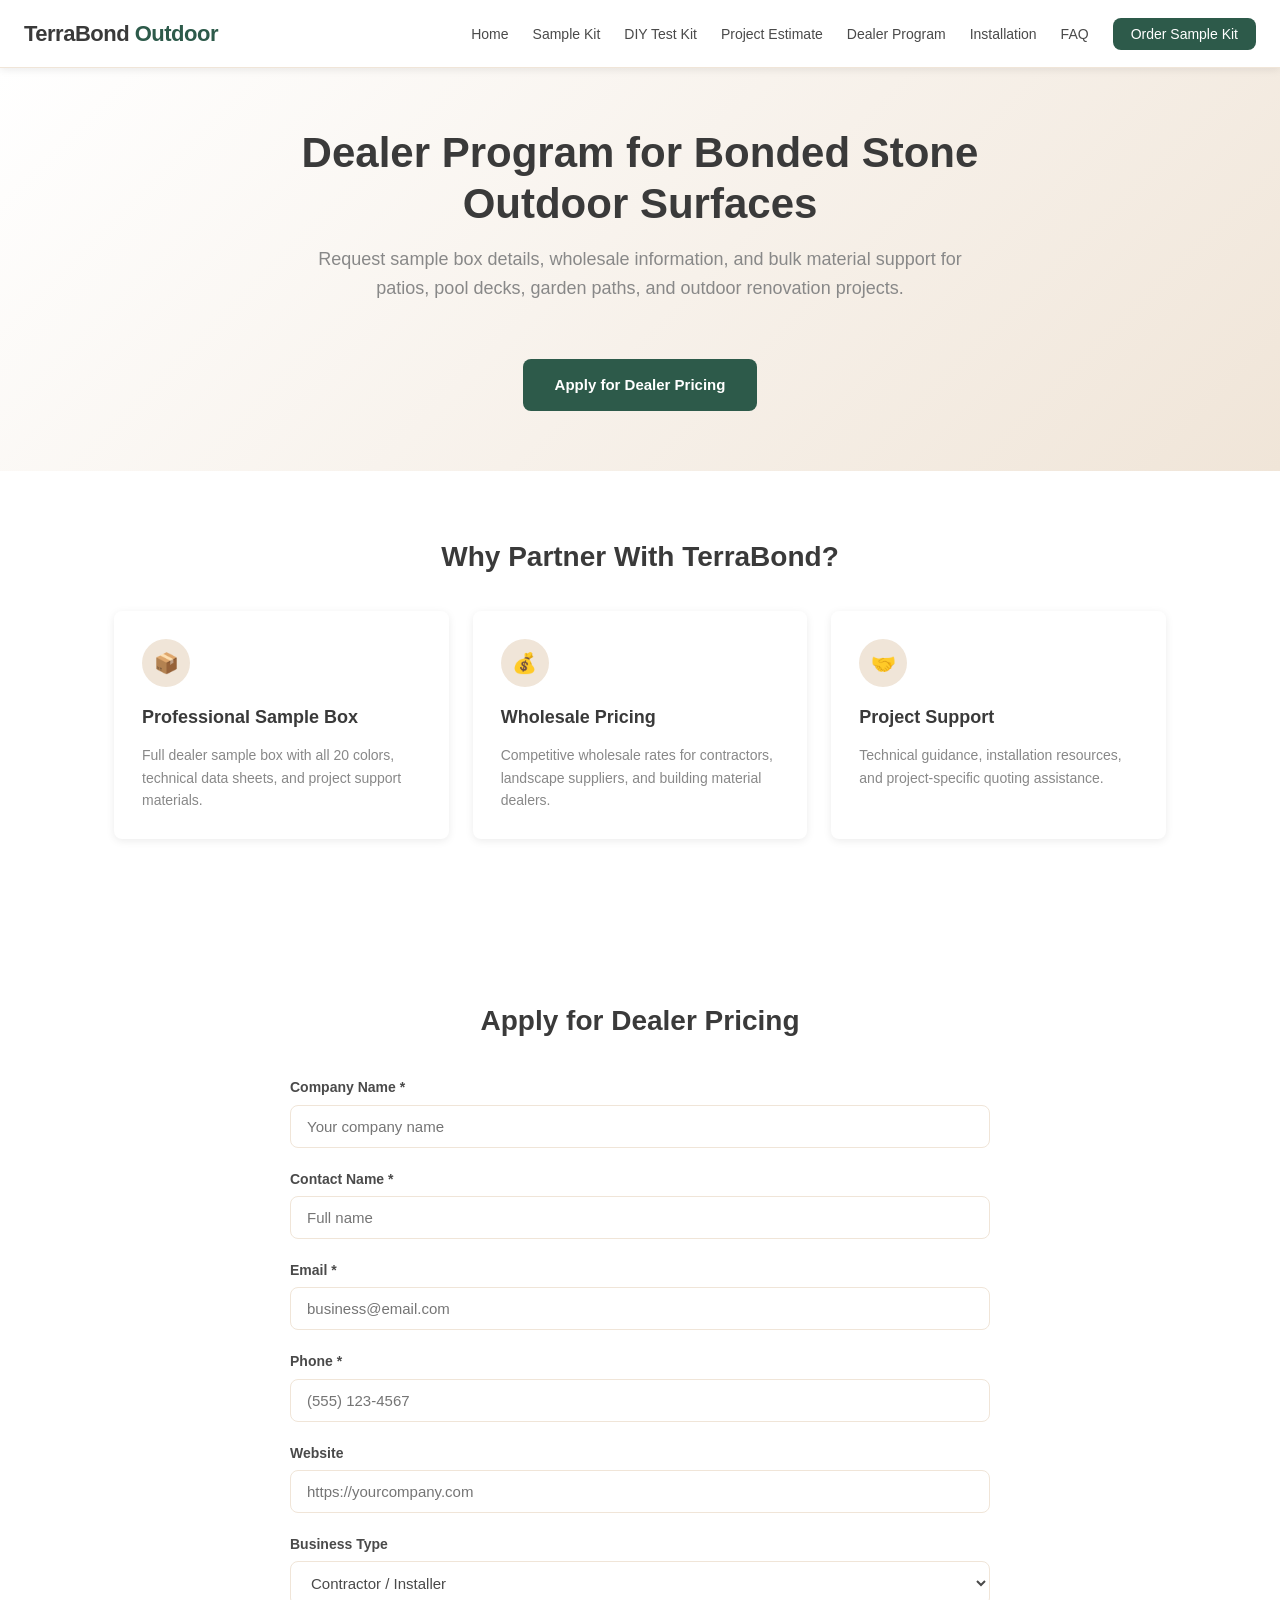
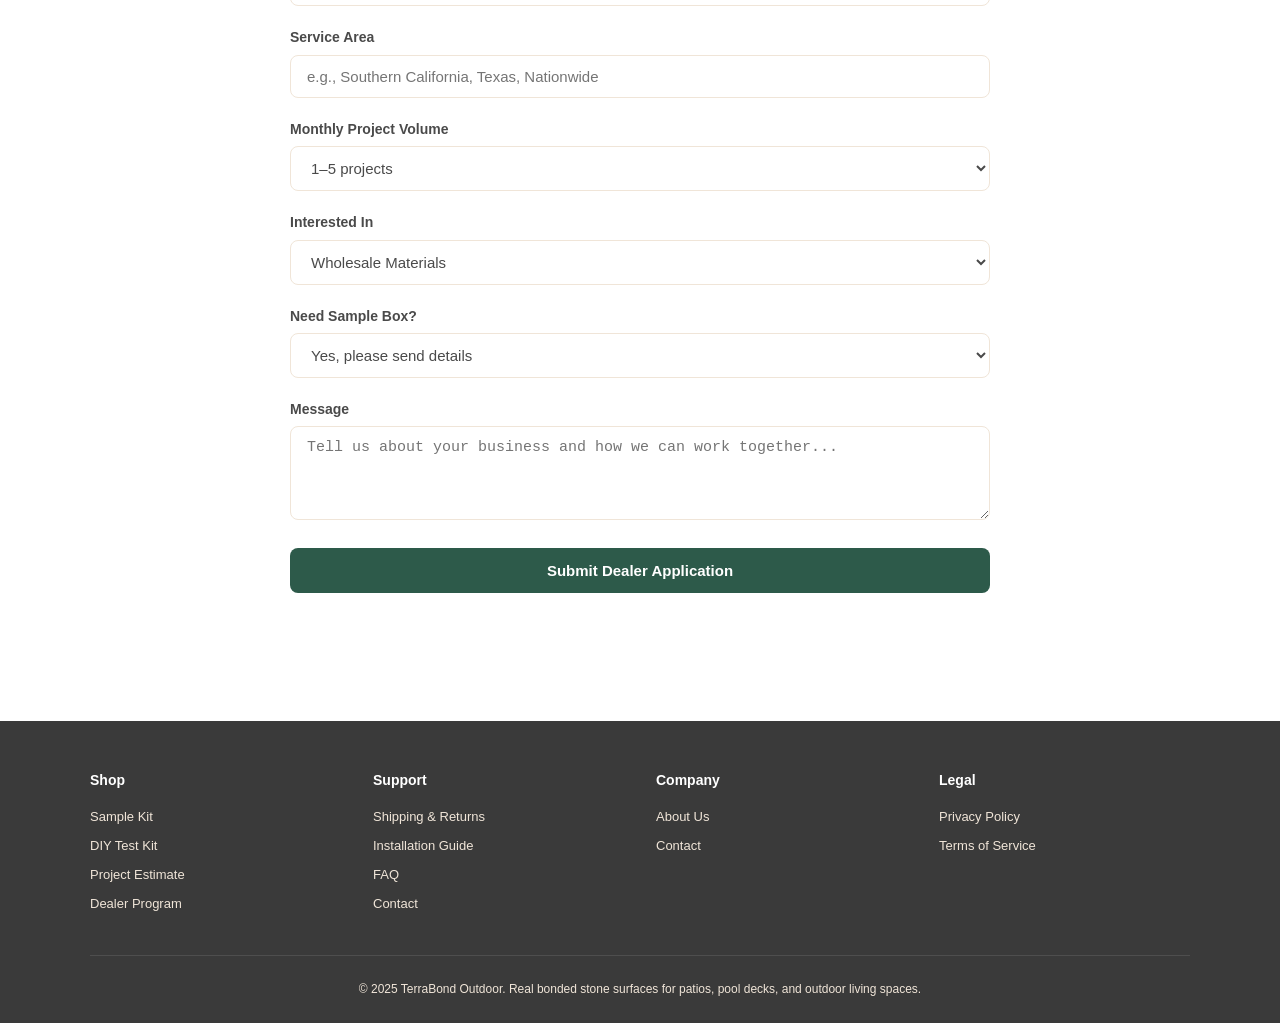
<file: dealer-program.html>
<!DOCTYPE html>
<html lang="en">
<head>

<meta charset="UTF-8">
<meta name="viewport" content="width=device-width, initial-scale=1.0">
<title>TerraBond Outdoor - Dealer Program for Bonded Stone Outdoor Surfaces</title>
<link rel="stylesheet" href="styles.css">
<script src="scripts.js" defer></script>

</head>
<body>

<nav class="navbar">
  <a href="index.html" class="logo">TerraBond <span>Outdoor</span></a>
  <button class="mobile-menu-btn">☰</button>
  <ul class="nav-links">
    <li><a href="index.html">Home</a></li>
    <li><a href="sample-kit.html">Sample Kit</a></li>
    <li><a href="diy-test-kit.html">DIY Test Kit</a></li>
    <li><a href="project-estimate.html">Project Estimate</a></li>
    <li><a href="dealer-program.html">Dealer Program</a></li>
    <li><a href="installation-guide.html">Installation</a></li>
    <li><a href="faq.html">FAQ</a></li>
    <li><a href="sample-kit.html" class="nav-cta">Order Sample Kit</a></li>
  </ul>
</nav>


<section class="hero" style="padding:60px 24px;">
  <h1>Dealer Program for Bonded Stone Outdoor Surfaces</h1>
  <p>Request sample box details, wholesale information, and bulk material support for patios, pool decks, garden paths, and outdoor renovation projects.</p>
  <a href="#dealer-form" class="btn btn-primary" style="margin-top:24px;">Apply for Dealer Pricing</a>
</section>

<section class="section">
  <h2 class="section-title">Why Partner With TerraBond?</h2>
  <div class="card-grid">
    <div class="card">
      <div class="card-icon">📦</div>
      <h3>Professional Sample Box</h3>
      <p>Full dealer sample box with all 20 colors, technical data sheets, and project support materials.</p>
    </div>
    <div class="card">
      <div class="card-icon">💰</div>
      <h3>Wholesale Pricing</h3>
      <p>Competitive wholesale rates for contractors, landscape suppliers, and building material dealers.</p>
    </div>
    <div class="card">
      <div class="card-icon">🤝</div>
      <h3>Project Support</h3>
      <p>Technical guidance, installation resources, and project-specific quoting assistance.</p>
    </div>
  </div>
</section>

<section class="section" id="dealer-form" style="background:var(--white); border-radius:var(--radius); margin:32px auto;">
  <h2 class="section-title">Apply for Dealer Pricing</h2>
  <form class="form-section" style="padding:0;" onsubmit="event.preventDefault(); alert('Application submitted! We will review and contact you within 2 business days.');">
    <div class="form-group">
      <label>Company Name *</label>
      <input type="text" required placeholder="Your company name">
    </div>
    <div class="form-group">
      <label>Contact Name *</label>
      <input type="text" required placeholder="Full name">
    </div>
    <div class="form-group">
      <label>Email *</label>
      <input type="email" required placeholder="business@email.com">
    </div>
    <div class="form-group">
      <label>Phone *</label>
      <input type="tel" required placeholder="(555) 123-4567">
    </div>
    <div class="form-group">
      <label>Website</label>
      <input type="url" placeholder="https://yourcompany.com">
    </div>
    <div class="form-group">
      <label>Business Type</label>
      <select>
        <option>Contractor / Installer</option>
        <option>Building Material Supplier</option>
        <option>Landscape Supply</option>
        <option>Pool Builder</option>
        <option>Home Improvement Retail</option>
        <option>Other</option>
      </select>
    </div>
    <div class="form-group">
      <label>Service Area</label>
      <input type="text" placeholder="e.g., Southern California, Texas, Nationwide">
    </div>
    <div class="form-group">
      <label>Monthly Project Volume</label>
      <select>
        <option>1–5 projects</option>
        <option>6–15 projects</option>
        <option>16–30 projects</option>
        <option>30+ projects</option>
      </select>
    </div>
    <div class="form-group">
      <label>Interested In</label>
      <select>
        <option>Wholesale Materials</option>
        <option>Sample Box Only</option>
        <option>Both</option>
      </select>
    </div>
    <div class="form-group">
      <label>Need Sample Box?</label>
      <select>
        <option>Yes, please send details</option>
        <option>Already have samples</option>
        <option>Not sure yet</option>
      </select>
    </div>
    <div class="form-group">
      <label>Message</label>
      <textarea rows="4" placeholder="Tell us about your business and how we can work together..."></textarea>
    </div>
    <button type="submit" class="btn btn-primary" style="width:100%;">Submit Dealer Application</button>
  </form>
</section>


<footer class="footer">
  <div class="footer-grid">
    <div class="footer-col">
      <h4>Shop</h4>
      <a href="sample-kit.html">Sample Kit</a>
      <a href="diy-test-kit.html">DIY Test Kit</a>
      <a href="project-estimate.html">Project Estimate</a>
      <a href="dealer-program.html">Dealer Program</a>
    </div>
    <div class="footer-col">
      <h4>Support</h4>
      <a href="shipping-returns.html">Shipping & Returns</a>
      <a href="installation-guide.html">Installation Guide</a>
      <a href="faq.html">FAQ</a>
      <a href="contact.html">Contact</a>
    </div>
    <div class="footer-col">
      <h4>Company</h4>
      <a href="about.html">About Us</a>
      <a href="contact.html">Contact</a>
    </div>
    <div class="footer-col">
      <h4>Legal</h4>
      <a href="#">Privacy Policy</a>
      <a href="#">Terms of Service</a>
    </div>
  </div>
  <div class="footer-bottom">
    © 2025 TerraBond Outdoor. Real bonded stone surfaces for patios, pool decks, and outdoor living spaces.
  </div>
</footer>

</body>
</html>
</file>
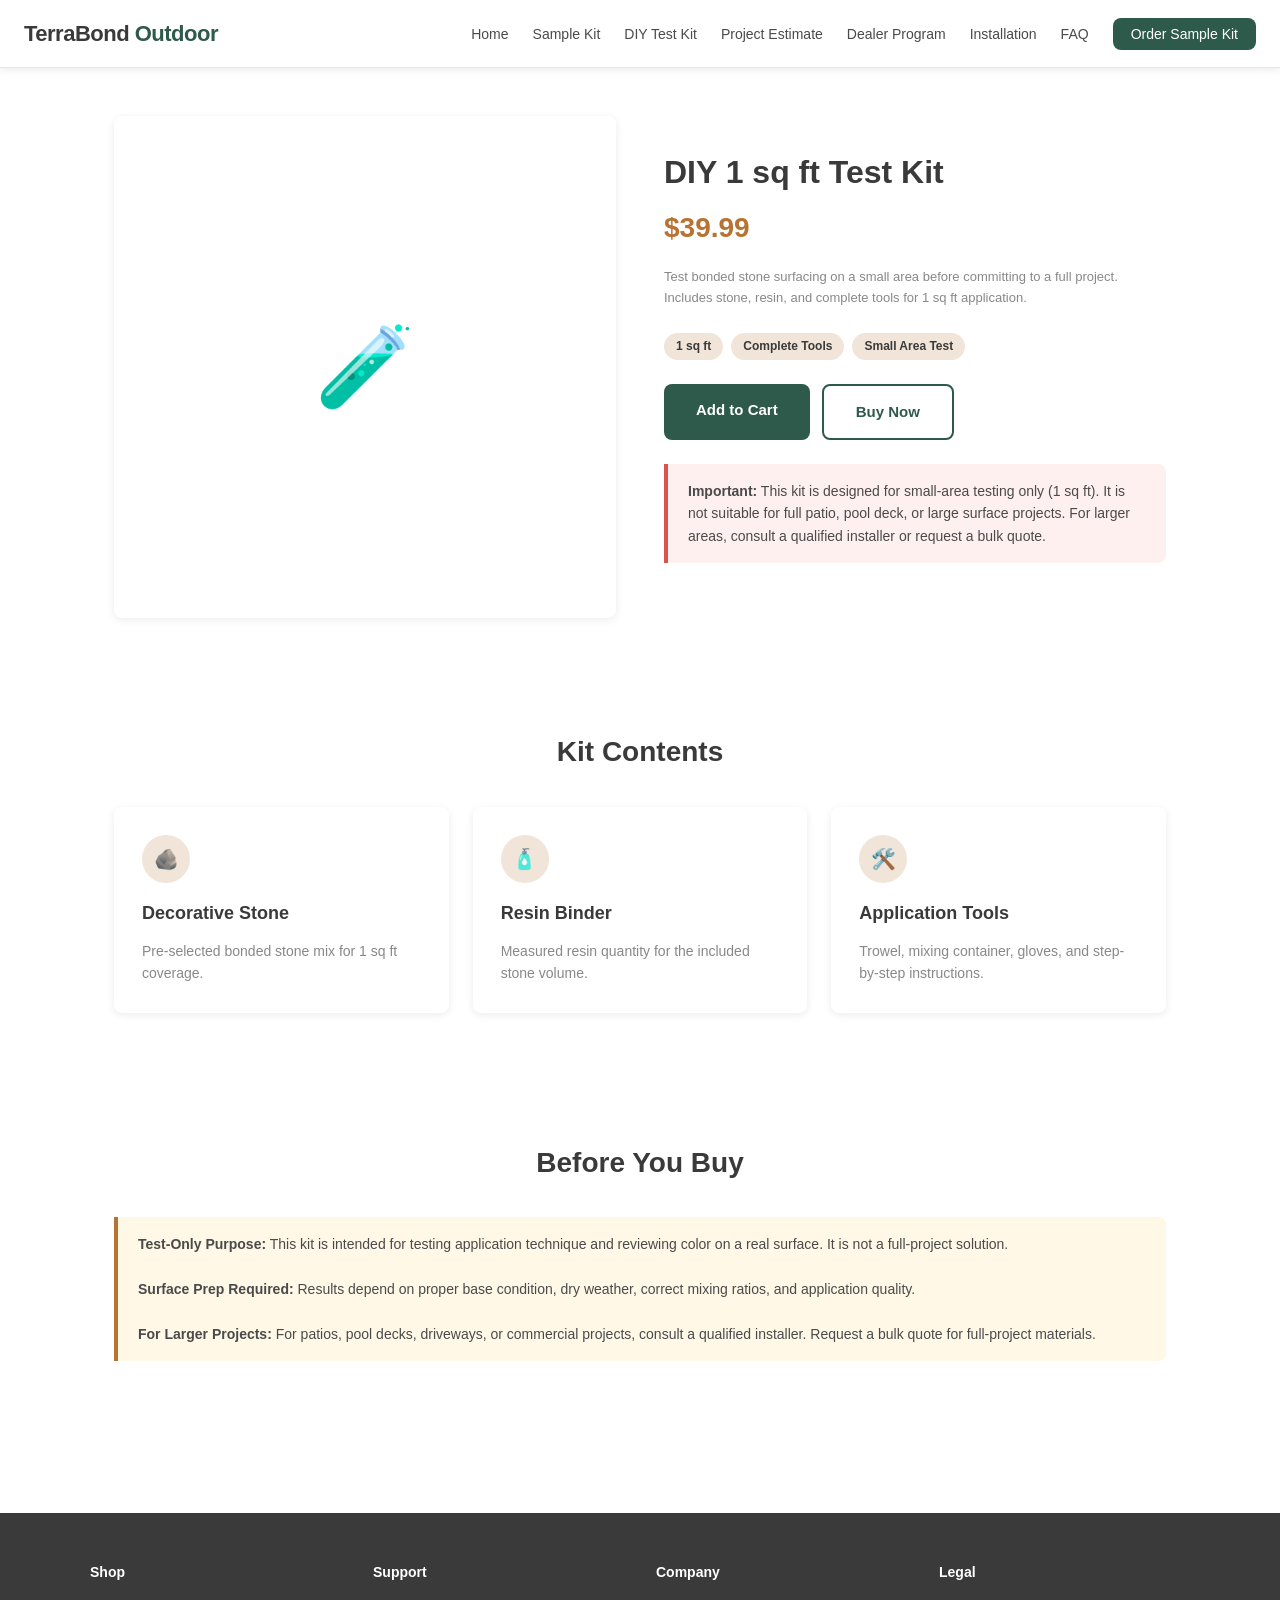
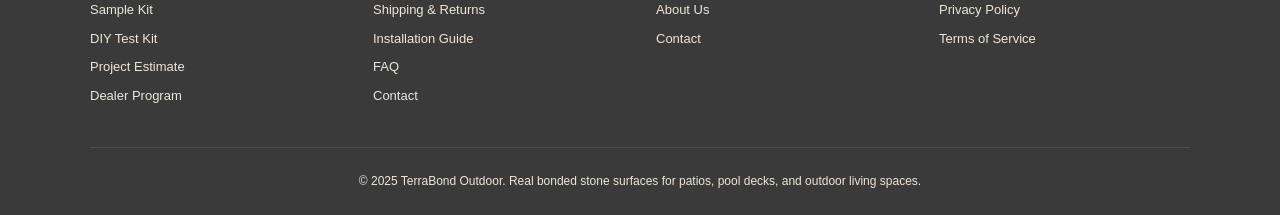
<file: diy-test-kit.html>
<!DOCTYPE html>
<html lang="en">
<head>

<meta charset="UTF-8">
<meta name="viewport" content="width=device-width, initial-scale=1.0">
<title>TerraBond Outdoor - DIY 1 sq ft Test Kit</title>
<link rel="stylesheet" href="styles.css">
<script src="scripts.js" defer></script>

</head>
<body>

<nav class="navbar">
  <a href="index.html" class="logo">TerraBond <span>Outdoor</span></a>
  <button class="mobile-menu-btn">☰</button>
  <ul class="nav-links">
    <li><a href="index.html">Home</a></li>
    <li><a href="sample-kit.html">Sample Kit</a></li>
    <li><a href="diy-test-kit.html">DIY Test Kit</a></li>
    <li><a href="project-estimate.html">Project Estimate</a></li>
    <li><a href="dealer-program.html">Dealer Program</a></li>
    <li><a href="installation-guide.html">Installation</a></li>
    <li><a href="faq.html">FAQ</a></li>
    <li><a href="sample-kit.html" class="nav-cta">Order Sample Kit</a></li>
  </ul>
</nav>


<section class="product-hero">
  <div class="product-image">🧪</div>
  <div class="product-info">
    <h1>DIY 1 sq ft Test Kit</h1>
    <div class="price">$39.99</div>
    <p class="price-note">Test bonded stone surfacing on a small area before committing to a full project. Includes stone, resin, and complete tools for 1 sq ft application.</p>
    <div class="product-meta">
      <span class="badge">1 sq ft</span>
      <span class="badge">Complete Tools</span>
      <span class="badge">Small Area Test</span>
    </div>
    <div style="display:flex; gap:12px; flex-wrap:wrap; margin-top:24px;">
      <a href="cart.html" class="btn btn-primary">Add to Cart</a>
      <a href="cart.html" class="btn btn-secondary">Buy Now</a>
    </div>
    <div class="warning-box" style="margin-top:24px;">
      <strong>Important:</strong> This kit is designed for small-area testing only (1 sq ft). It is not suitable for full patio, pool deck, or large surface projects. For larger areas, consult a qualified installer or request a bulk quote.
    </div>
  </div>
</section>

<section class="section">
  <h2 class="section-title">Kit Contents</h2>
  <div class="card-grid">
    <div class="card">
      <div class="card-icon">🪨</div>
      <h3>Decorative Stone</h3>
      <p>Pre-selected bonded stone mix for 1 sq ft coverage.</p>
    </div>
    <div class="card">
      <div class="card-icon">🧴</div>
      <h3>Resin Binder</h3>
      <p>Measured resin quantity for the included stone volume.</p>
    </div>
    <div class="card">
      <div class="card-icon">🛠️</div>
      <h3>Application Tools</h3>
      <p>Trowel, mixing container, gloves, and step-by-step instructions.</p>
    </div>
  </div>
</section>

<section class="section">
  <h2 class="section-title">Before You Buy</h2>
  <div class="disclaimer-box">
    <strong>Test-Only Purpose:</strong> This kit is intended for testing application technique and reviewing color on a real surface. It is not a full-project solution.<br><br>
    <strong>Surface Prep Required:</strong> Results depend on proper base condition, dry weather, correct mixing ratios, and application quality.<br><br>
    <strong>For Larger Projects:</strong> For patios, pool decks, driveways, or commercial projects, consult a qualified installer. Request a bulk quote for full-project materials.
  </div>
</section>

<div class="sticky-cta" style="display:none;">
  <div>
    <div style="font-weight:700; color:var(--deep-brown);">DIY Test Kit</div>
    <div style="font-size:13px; color:var(--text-light);">$39.99</div>
  </div>
  <a href="cart.html" class="btn btn-primary" style="padding:10px 24px;">Add to Cart</a>
</div>


<footer class="footer">
  <div class="footer-grid">
    <div class="footer-col">
      <h4>Shop</h4>
      <a href="sample-kit.html">Sample Kit</a>
      <a href="diy-test-kit.html">DIY Test Kit</a>
      <a href="project-estimate.html">Project Estimate</a>
      <a href="dealer-program.html">Dealer Program</a>
    </div>
    <div class="footer-col">
      <h4>Support</h4>
      <a href="shipping-returns.html">Shipping & Returns</a>
      <a href="installation-guide.html">Installation Guide</a>
      <a href="faq.html">FAQ</a>
      <a href="contact.html">Contact</a>
    </div>
    <div class="footer-col">
      <h4>Company</h4>
      <a href="about.html">About Us</a>
      <a href="contact.html">Contact</a>
    </div>
    <div class="footer-col">
      <h4>Legal</h4>
      <a href="#">Privacy Policy</a>
      <a href="#">Terms of Service</a>
    </div>
  </div>
  <div class="footer-bottom">
    © 2025 TerraBond Outdoor. Real bonded stone surfaces for patios, pool decks, and outdoor living spaces.
  </div>
</footer>

</body>
</html>
</file>
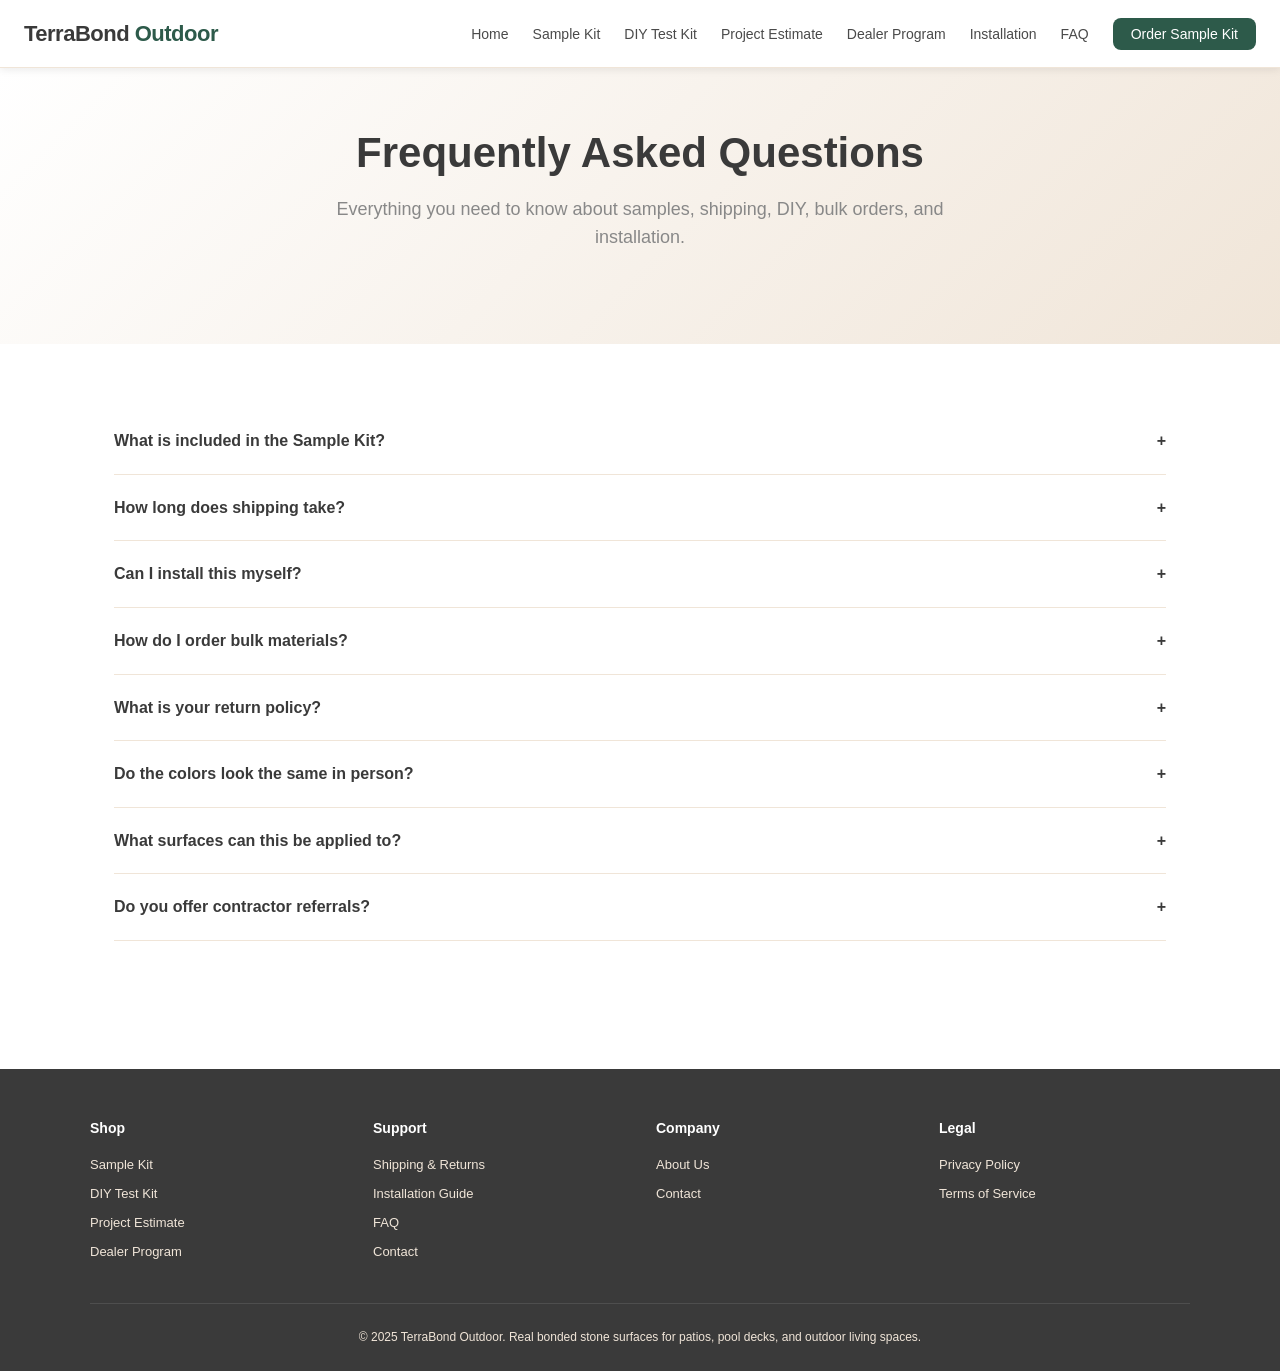
<file: faq.html>
<!DOCTYPE html>
<html lang="en">
<head>

<meta charset="UTF-8">
<meta name="viewport" content="width=device-width, initial-scale=1.0">
<title>TerraBond Outdoor - FAQ</title>
<link rel="stylesheet" href="styles.css">
<script src="scripts.js" defer></script>

</head>
<body>

<nav class="navbar">
  <a href="index.html" class="logo">TerraBond <span>Outdoor</span></a>
  <button class="mobile-menu-btn">☰</button>
  <ul class="nav-links">
    <li><a href="index.html">Home</a></li>
    <li><a href="sample-kit.html">Sample Kit</a></li>
    <li><a href="diy-test-kit.html">DIY Test Kit</a></li>
    <li><a href="project-estimate.html">Project Estimate</a></li>
    <li><a href="dealer-program.html">Dealer Program</a></li>
    <li><a href="installation-guide.html">Installation</a></li>
    <li><a href="faq.html">FAQ</a></li>
    <li><a href="sample-kit.html" class="nav-cta">Order Sample Kit</a></li>
  </ul>
</nav>


<section class="hero" style="padding:60px 24px;">
  <h1>Frequently Asked Questions</h1>
  <p>Everything you need to know about samples, shipping, DIY, bulk orders, and installation.</p>
</section>

<section class="section">
  <div class="faq-item">
    <div class="faq-q">What is included in the Sample Kit? <span>+</span></div>
    <div class="faq-a">The 20-Color Sample Kit includes real cured bonded stone samples in 20 curated colors, organized in a labeled box with color names and recommended usage scenes. Samples are for color and texture review only.</div>
  </div>
  <div class="faq-item">
    <div class="faq-q">How long does shipping take? <span>+</span></div>
    <div class="faq-a">Sample kits ship to the U.S. in 7–12 business days. DIY Test Kits follow the same timeline. You will receive a tracking number once your order is dispatched.</div>
  </div>
  <div class="faq-item">
    <div class="faq-q">Can I install this myself? <span>+</span></div>
    <div class="faq-a">Small areas under 50 sq ft with good base conditions may be suitable for confident DIYers. We recommend ordering a DIY Test Kit first to practice. For larger patios, pool decks, driveways, or commercial projects, consult a qualified installer.</div>
  </div>
  <div class="faq-item">
    <div class="faq-q">How do I order bulk materials? <span>+</span></div>
    <div class="faq-a">Bulk material orders are quoted separately. Submit a Project Estimate with your photos, area, and timeline. We'll review and respond within 24–48 hours with a custom quote.</div>
  </div>
  <div class="faq-item">
    <div class="faq-q">What is your return policy? <span>+</span></div>
    <div class="faq-a">Sample kits and DIY test kits can be returned unused within 14 days. If your kit arrives damaged, contact us within 48 hours with photos for a replacement. Bulk material orders are custom quoted and not eligible for standard returns once materials are prepared for shipment.</div>
  </div>
  <div class="faq-item">
    <div class="faq-q">Do the colors look the same in person? <span>+</span></div>
    <div class="faq-a">Colors may vary depending on lighting conditions, screen settings, and base surface. This is exactly why we recommend ordering samples first — compare them in your actual outdoor light before planning a bulk order.</div>
  </div>
  <div class="faq-item">
    <div class="faq-q">What surfaces can this be applied to? <span>+</span></div>
    <div class="faq-a">Bonded stone surfaces may be suitable for concrete, asphalt, and stable paver bases depending on project conditions. Base must be clean, dry, and structurally sound. Final suitability depends on the specific condition of your existing surface.</div>
  </div>
  <div class="faq-item">
    <div class="faq-q">Do you offer contractor referrals? <span>+</span></div>
    <div class="faq-a">Yes, we can connect qualified installers in your area. Include this request in your Project Estimate or contact us directly.</div>
  </div>
</section>


<footer class="footer">
  <div class="footer-grid">
    <div class="footer-col">
      <h4>Shop</h4>
      <a href="sample-kit.html">Sample Kit</a>
      <a href="diy-test-kit.html">DIY Test Kit</a>
      <a href="project-estimate.html">Project Estimate</a>
      <a href="dealer-program.html">Dealer Program</a>
    </div>
    <div class="footer-col">
      <h4>Support</h4>
      <a href="shipping-returns.html">Shipping & Returns</a>
      <a href="installation-guide.html">Installation Guide</a>
      <a href="faq.html">FAQ</a>
      <a href="contact.html">Contact</a>
    </div>
    <div class="footer-col">
      <h4>Company</h4>
      <a href="about.html">About Us</a>
      <a href="contact.html">Contact</a>
    </div>
    <div class="footer-col">
      <h4>Legal</h4>
      <a href="#">Privacy Policy</a>
      <a href="#">Terms of Service</a>
    </div>
  </div>
  <div class="footer-bottom">
    © 2025 TerraBond Outdoor. Real bonded stone surfaces for patios, pool decks, and outdoor living spaces.
  </div>
</footer>

</body>
</html>
</file>
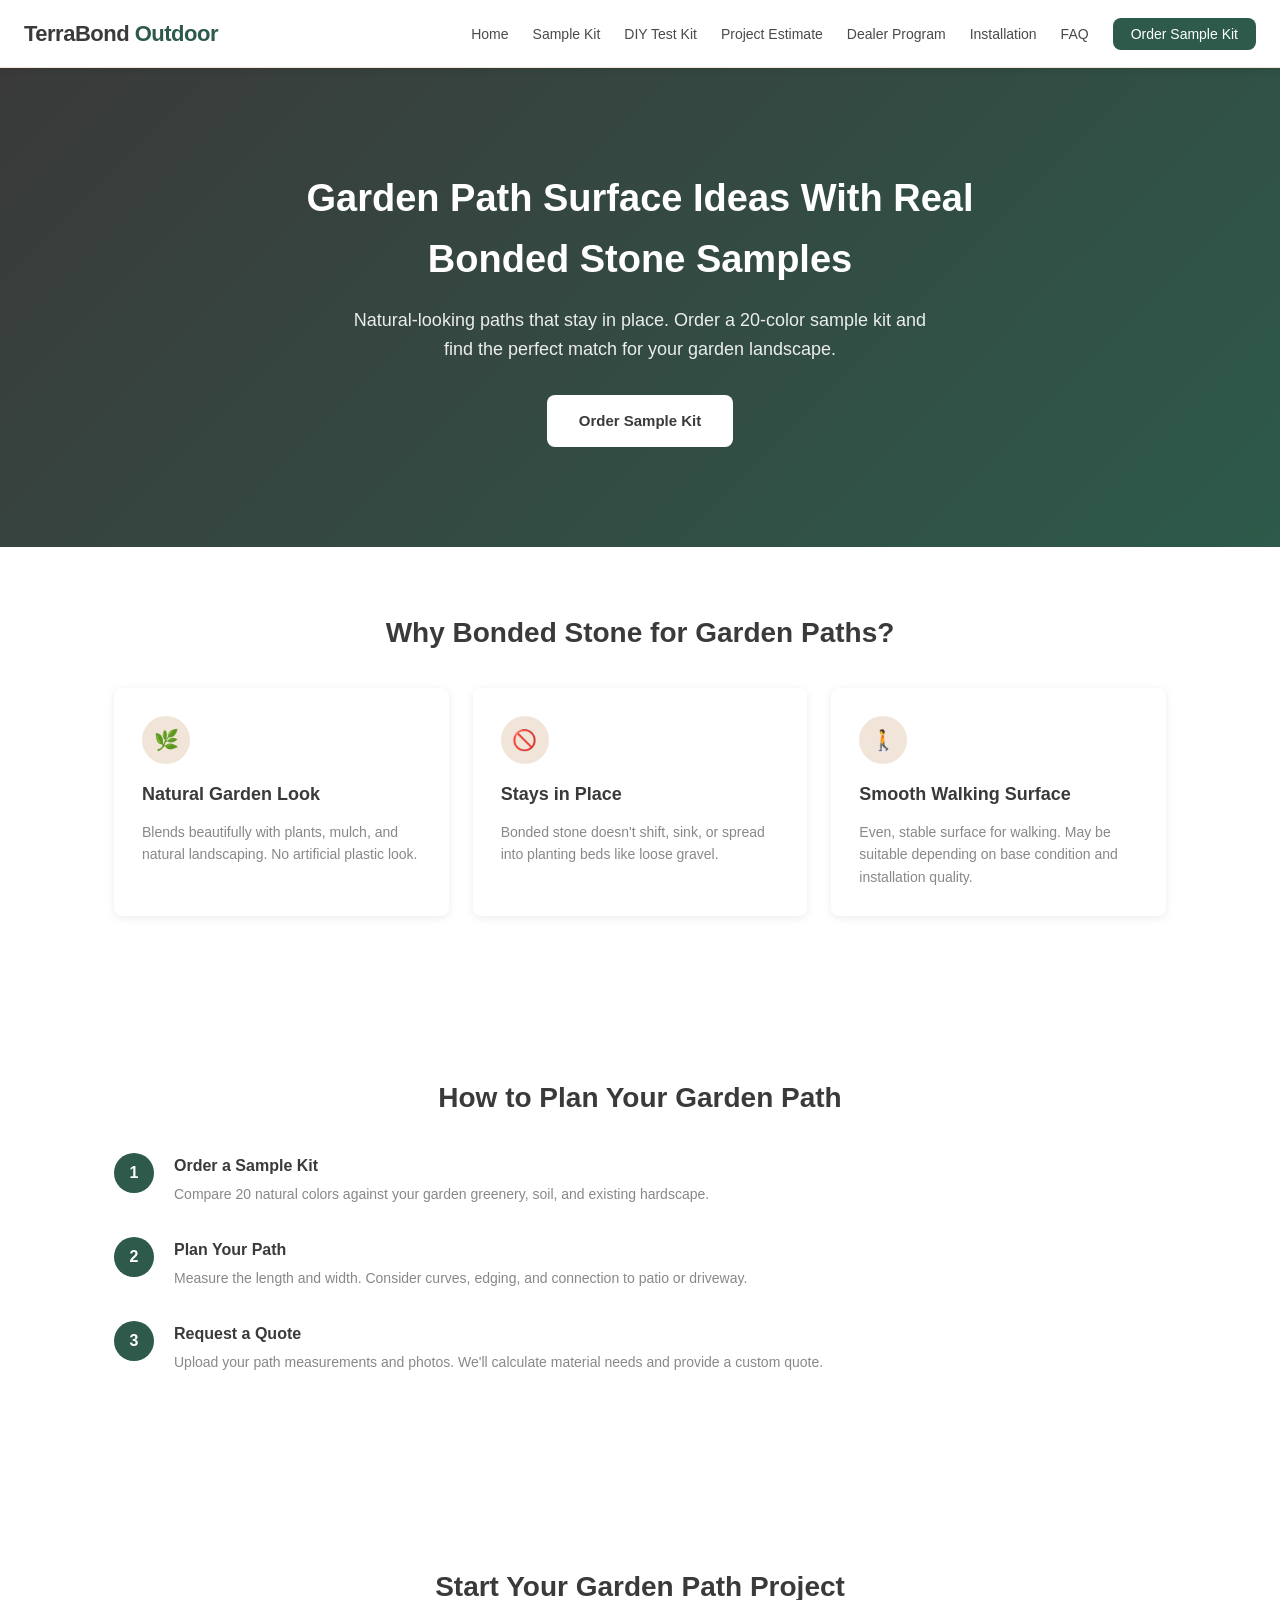
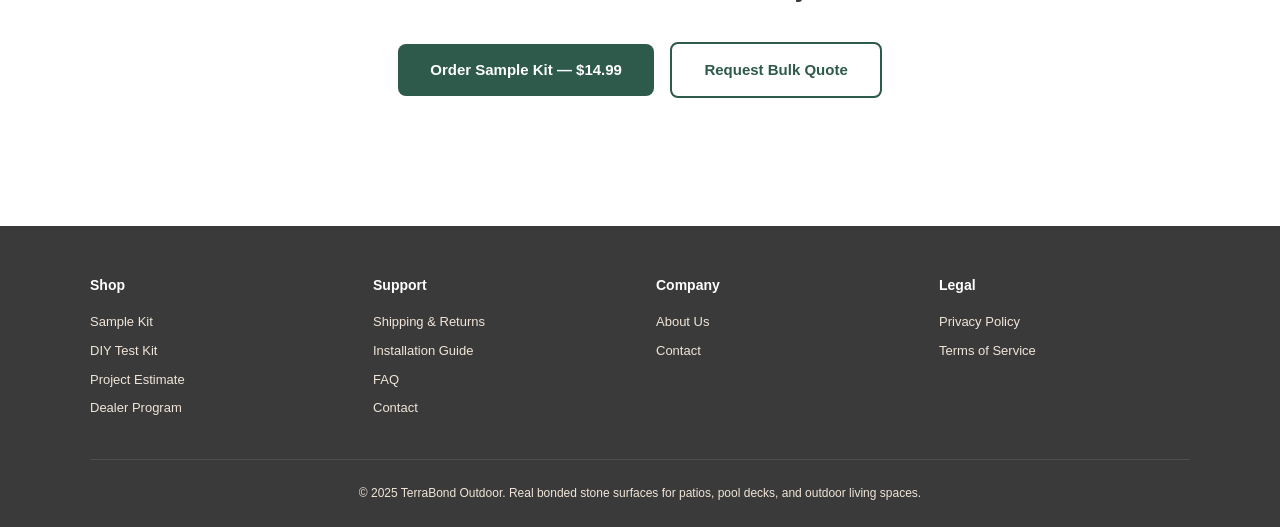
<file: garden-path-landing.html>
<!DOCTYPE html>
<html lang="en">
<head>

<meta charset="UTF-8">
<meta name="viewport" content="width=device-width, initial-scale=1.0">
<title>TerraBond Outdoor - Garden Path Surface Ideas</title>
<link rel="stylesheet" href="styles.css">
<script src="scripts.js" defer></script>

</head>
<body>

<nav class="navbar">
  <a href="index.html" class="logo">TerraBond <span>Outdoor</span></a>
  <button class="mobile-menu-btn">☰</button>
  <ul class="nav-links">
    <li><a href="index.html">Home</a></li>
    <li><a href="sample-kit.html">Sample Kit</a></li>
    <li><a href="diy-test-kit.html">DIY Test Kit</a></li>
    <li><a href="project-estimate.html">Project Estimate</a></li>
    <li><a href="dealer-program.html">Dealer Program</a></li>
    <li><a href="installation-guide.html">Installation</a></li>
    <li><a href="faq.html">FAQ</a></li>
    <li><a href="sample-kit.html" class="nav-cta">Order Sample Kit</a></li>
  </ul>
</nav>


<section class="landing-hero">
  <h1>Garden Path Surface Ideas With Real Bonded Stone Samples</h1>
  <p>Natural-looking paths that stay in place. Order a 20-color sample kit and find the perfect match for your garden landscape.</p>
  <a href="sample-kit.html" class="btn btn-primary" style="background:var(--white); color:var(--deep-brown);">Order Sample Kit</a>
</section>

<section class="section">
  <h2 class="section-title">Why Bonded Stone for Garden Paths?</h2>
  <div class="card-grid">
    <div class="card">
      <div class="card-icon">🌿</div>
      <h3>Natural Garden Look</h3>
      <p>Blends beautifully with plants, mulch, and natural landscaping. No artificial plastic look.</p>
    </div>
    <div class="card">
      <div class="card-icon">🚫</div>
      <h3>Stays in Place</h3>
      <p>Bonded stone doesn't shift, sink, or spread into planting beds like loose gravel.</p>
    </div>
    <div class="card">
      <div class="card-icon">🚶</div>
      <h3>Smooth Walking Surface</h3>
      <p>Even, stable surface for walking. May be suitable depending on base condition and installation quality.</p>
    </div>
  </div>
</section>

<section class="section" style="background:var(--white); border-radius:var(--radius); margin:32px auto;">
  <h2 class="section-title">How to Plan Your Garden Path</h2>
  <div class="step-list">
    <div class="step-item">
      <h4>Order a Sample Kit</h4>
      <p>Compare 20 natural colors against your garden greenery, soil, and existing hardscape.</p>
    </div>
    <div class="step-item">
      <h4>Plan Your Path</h4>
      <p>Measure the length and width. Consider curves, edging, and connection to patio or driveway.</p>
    </div>
    <div class="step-item">
      <h4>Request a Quote</h4>
      <p>Upload your path measurements and photos. We'll calculate material needs and provide a custom quote.</p>
    </div>
  </div>
</section>

<section class="section" style="text-align:center;">
  <h2 class="section-title">Start Your Garden Path Project</h2>
  <a href="sample-kit.html" class="btn btn-primary" style="margin-right:12px;">Order Sample Kit — $14.99</a>
  <a href="project-estimate.html" class="btn btn-secondary">Request Bulk Quote</a>
</section>


<footer class="footer">
  <div class="footer-grid">
    <div class="footer-col">
      <h4>Shop</h4>
      <a href="sample-kit.html">Sample Kit</a>
      <a href="diy-test-kit.html">DIY Test Kit</a>
      <a href="project-estimate.html">Project Estimate</a>
      <a href="dealer-program.html">Dealer Program</a>
    </div>
    <div class="footer-col">
      <h4>Support</h4>
      <a href="shipping-returns.html">Shipping & Returns</a>
      <a href="installation-guide.html">Installation Guide</a>
      <a href="faq.html">FAQ</a>
      <a href="contact.html">Contact</a>
    </div>
    <div class="footer-col">
      <h4>Company</h4>
      <a href="about.html">About Us</a>
      <a href="contact.html">Contact</a>
    </div>
    <div class="footer-col">
      <h4>Legal</h4>
      <a href="#">Privacy Policy</a>
      <a href="#">Terms of Service</a>
    </div>
  </div>
  <div class="footer-bottom">
    © 2025 TerraBond Outdoor. Real bonded stone surfaces for patios, pool decks, and outdoor living spaces.
  </div>
</footer>

</body>
</html>
</file>
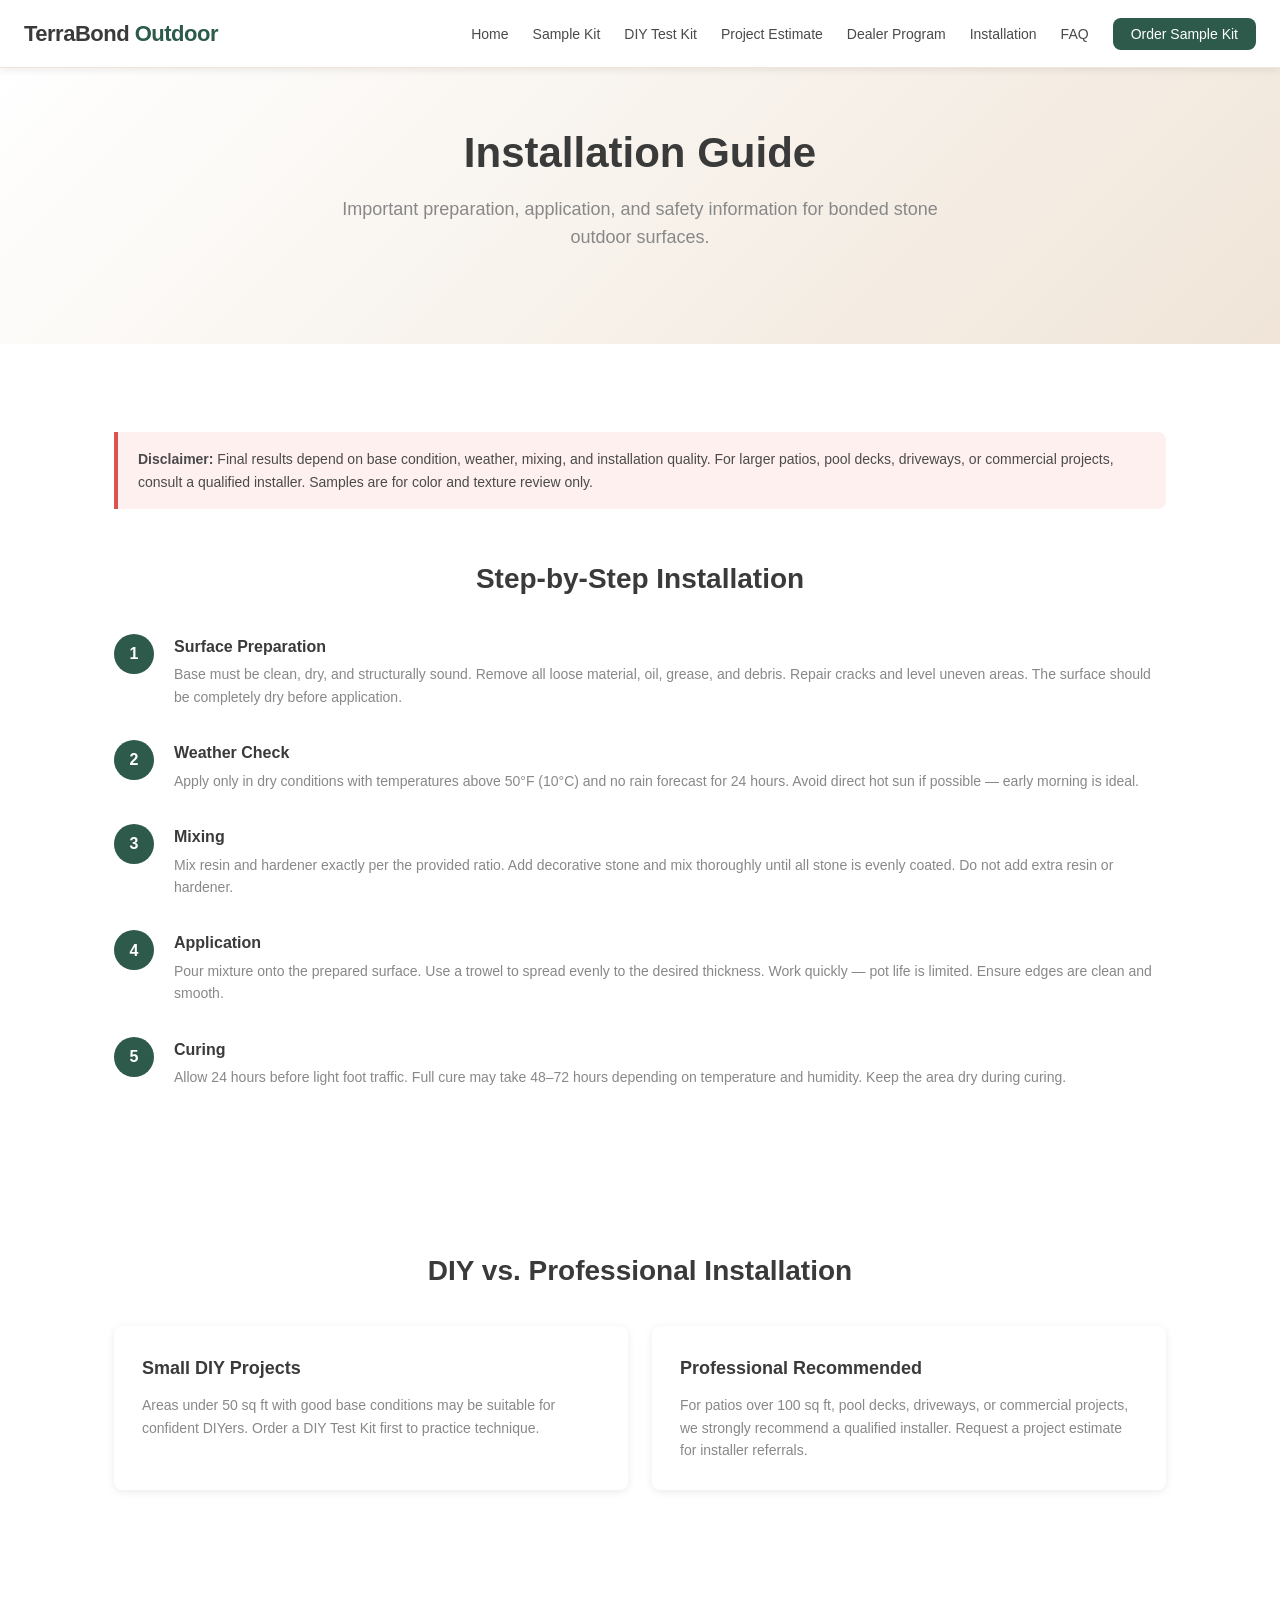
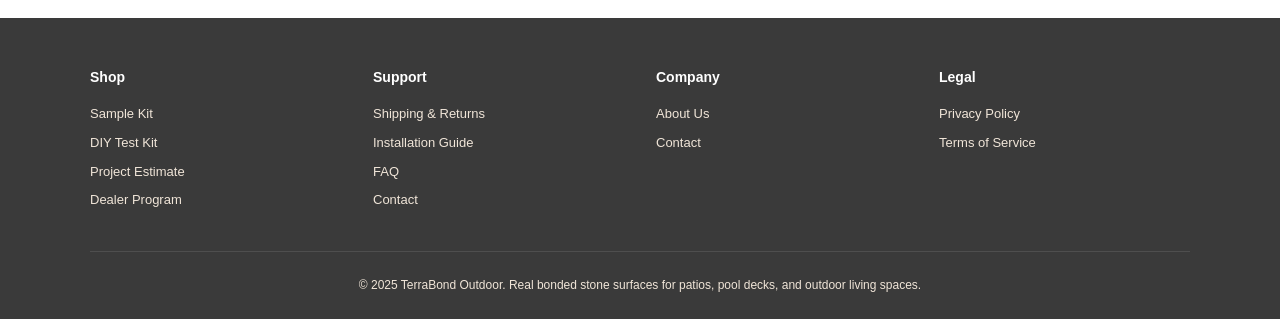
<file: installation-guide.html>
<!DOCTYPE html>
<html lang="en">
<head>

<meta charset="UTF-8">
<meta name="viewport" content="width=device-width, initial-scale=1.0">
<title>TerraBond Outdoor - Installation Guide</title>
<link rel="stylesheet" href="styles.css">
<script src="scripts.js" defer></script>

</head>
<body>

<nav class="navbar">
  <a href="index.html" class="logo">TerraBond <span>Outdoor</span></a>
  <button class="mobile-menu-btn">☰</button>
  <ul class="nav-links">
    <li><a href="index.html">Home</a></li>
    <li><a href="sample-kit.html">Sample Kit</a></li>
    <li><a href="diy-test-kit.html">DIY Test Kit</a></li>
    <li><a href="project-estimate.html">Project Estimate</a></li>
    <li><a href="dealer-program.html">Dealer Program</a></li>
    <li><a href="installation-guide.html">Installation</a></li>
    <li><a href="faq.html">FAQ</a></li>
    <li><a href="sample-kit.html" class="nav-cta">Order Sample Kit</a></li>
  </ul>
</nav>


<section class="hero" style="padding:60px 24px;">
  <h1>Installation Guide</h1>
  <p>Important preparation, application, and safety information for bonded stone outdoor surfaces.</p>
</section>

<section class="section">
  <div class="warning-box">
    <strong>Disclaimer:</strong> Final results depend on base condition, weather, mixing, and installation quality. For larger patios, pool decks, driveways, or commercial projects, consult a qualified installer. Samples are for color and texture review only.
  </div>
  
  <h2 class="section-title" style="margin-top:48px;">Step-by-Step Installation</h2>
  <div class="step-list">
    <div class="step-item">
      <h4>Surface Preparation</h4>
      <p>Base must be clean, dry, and structurally sound. Remove all loose material, oil, grease, and debris. Repair cracks and level uneven areas. The surface should be completely dry before application.</p>
    </div>
    <div class="step-item">
      <h4>Weather Check</h4>
      <p>Apply only in dry conditions with temperatures above 50°F (10°C) and no rain forecast for 24 hours. Avoid direct hot sun if possible — early morning is ideal.</p>
    </div>
    <div class="step-item">
      <h4>Mixing</h4>
      <p>Mix resin and hardener exactly per the provided ratio. Add decorative stone and mix thoroughly until all stone is evenly coated. Do not add extra resin or hardener.</p>
    </div>
    <div class="step-item">
      <h4>Application</h4>
      <p>Pour mixture onto the prepared surface. Use a trowel to spread evenly to the desired thickness. Work quickly — pot life is limited. Ensure edges are clean and smooth.</p>
    </div>
    <div class="step-item">
      <h4>Curing</h4>
      <p>Allow 24 hours before light foot traffic. Full cure may take 48–72 hours depending on temperature and humidity. Keep the area dry during curing.</p>
    </div>
  </div>
</section>

<section class="section">
  <h2 class="section-title">DIY vs. Professional Installation</h2>
  <div class="card-grid">
    <div class="card">
      <h3>Small DIY Projects</h3>
      <p>Areas under 50 sq ft with good base conditions may be suitable for confident DIYers. Order a DIY Test Kit first to practice technique.</p>
    </div>
    <div class="card">
      <h3>Professional Recommended</h3>
      <p>For patios over 100 sq ft, pool decks, driveways, or commercial projects, we strongly recommend a qualified installer. Request a project estimate for installer referrals.</p>
    </div>
  </div>
</section>


<footer class="footer">
  <div class="footer-grid">
    <div class="footer-col">
      <h4>Shop</h4>
      <a href="sample-kit.html">Sample Kit</a>
      <a href="diy-test-kit.html">DIY Test Kit</a>
      <a href="project-estimate.html">Project Estimate</a>
      <a href="dealer-program.html">Dealer Program</a>
    </div>
    <div class="footer-col">
      <h4>Support</h4>
      <a href="shipping-returns.html">Shipping & Returns</a>
      <a href="installation-guide.html">Installation Guide</a>
      <a href="faq.html">FAQ</a>
      <a href="contact.html">Contact</a>
    </div>
    <div class="footer-col">
      <h4>Company</h4>
      <a href="about.html">About Us</a>
      <a href="contact.html">Contact</a>
    </div>
    <div class="footer-col">
      <h4>Legal</h4>
      <a href="#">Privacy Policy</a>
      <a href="#">Terms of Service</a>
    </div>
  </div>
  <div class="footer-bottom">
    © 2025 TerraBond Outdoor. Real bonded stone surfaces for patios, pool decks, and outdoor living spaces.
  </div>
</footer>

</body>
</html>
</file>
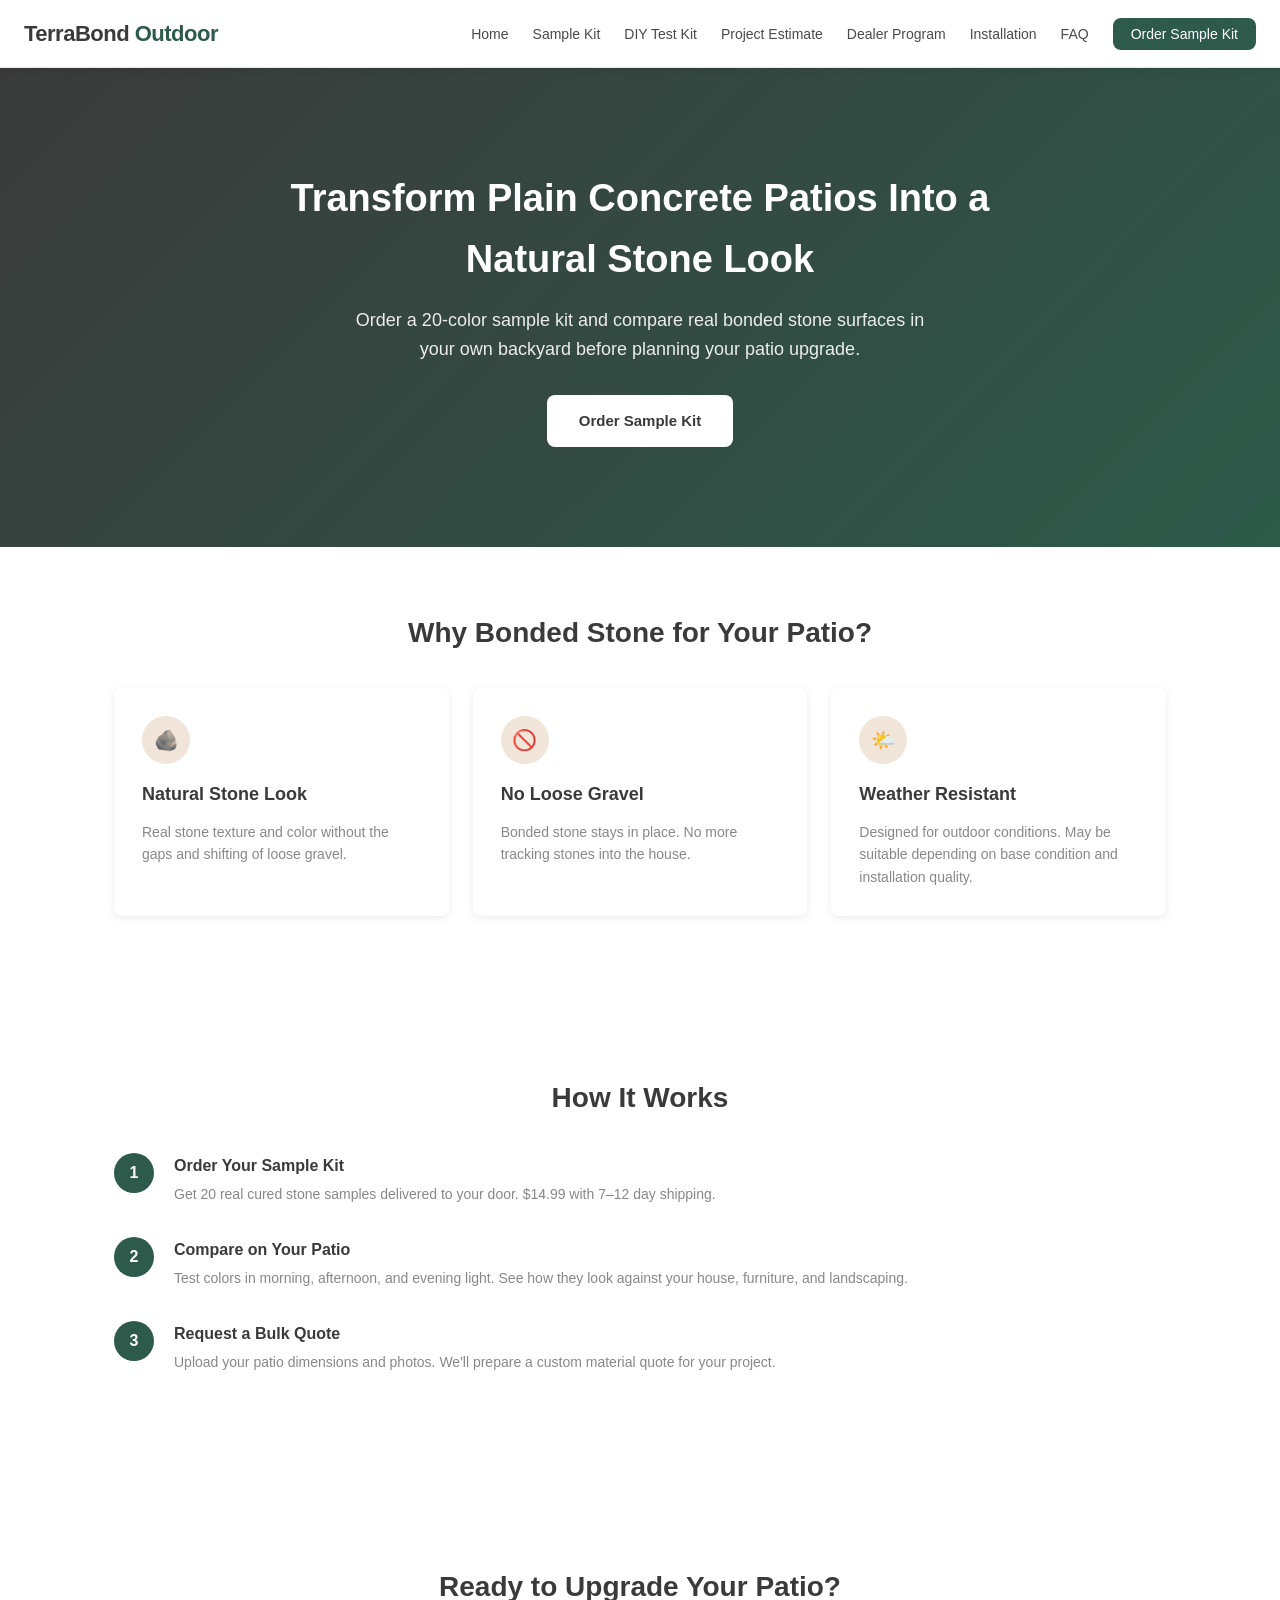
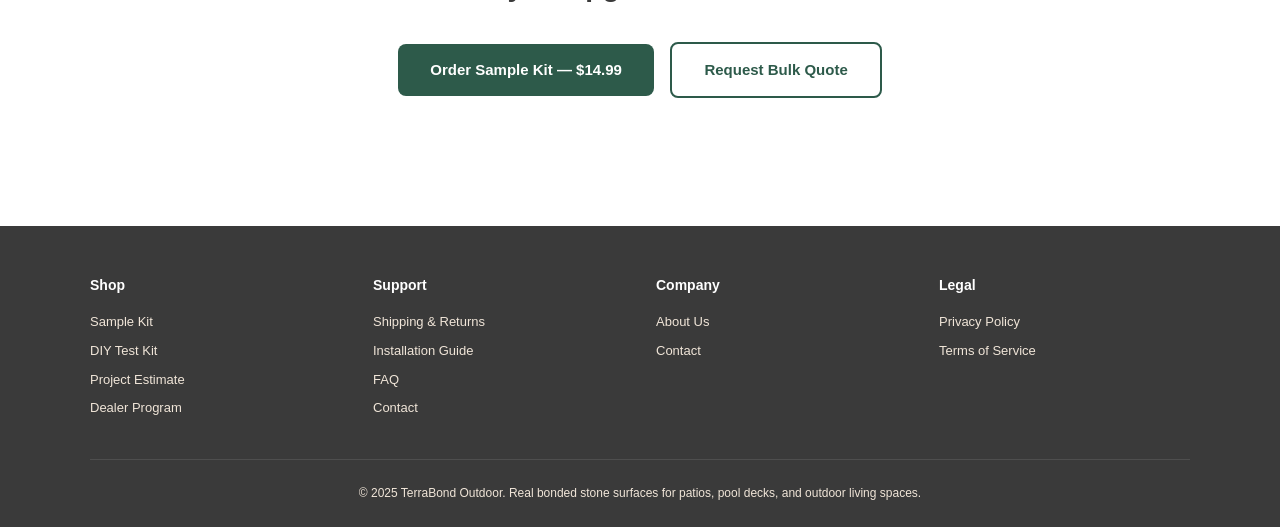
<file: patio-landing.html>
<!DOCTYPE html>
<html lang="en">
<head>

<meta charset="UTF-8">
<meta name="viewport" content="width=device-width, initial-scale=1.0">
<title>TerraBond Outdoor - Patio Stone Surface Ideas</title>
<link rel="stylesheet" href="styles.css">
<script src="scripts.js" defer></script>

</head>
<body>

<nav class="navbar">
  <a href="index.html" class="logo">TerraBond <span>Outdoor</span></a>
  <button class="mobile-menu-btn">☰</button>
  <ul class="nav-links">
    <li><a href="index.html">Home</a></li>
    <li><a href="sample-kit.html">Sample Kit</a></li>
    <li><a href="diy-test-kit.html">DIY Test Kit</a></li>
    <li><a href="project-estimate.html">Project Estimate</a></li>
    <li><a href="dealer-program.html">Dealer Program</a></li>
    <li><a href="installation-guide.html">Installation</a></li>
    <li><a href="faq.html">FAQ</a></li>
    <li><a href="sample-kit.html" class="nav-cta">Order Sample Kit</a></li>
  </ul>
</nav>


<section class="landing-hero">
  <h1>Transform Plain Concrete Patios Into a Natural Stone Look</h1>
  <p>Order a 20-color sample kit and compare real bonded stone surfaces in your own backyard before planning your patio upgrade.</p>
  <a href="sample-kit.html" class="btn btn-primary" style="background:var(--white); color:var(--deep-brown);">Order Sample Kit</a>
</section>

<section class="section">
  <h2 class="section-title">Why Bonded Stone for Your Patio?</h2>
  <div class="card-grid">
    <div class="card">
      <div class="card-icon">🪨</div>
      <h3>Natural Stone Look</h3>
      <p>Real stone texture and color without the gaps and shifting of loose gravel.</p>
    </div>
    <div class="card">
      <div class="card-icon">🚫</div>
      <h3>No Loose Gravel</h3>
      <p>Bonded stone stays in place. No more tracking stones into the house.</p>
    </div>
    <div class="card">
      <div class="card-icon">🌤️</div>
      <h3>Weather Resistant</h3>
      <p>Designed for outdoor conditions. May be suitable depending on base condition and installation quality.</p>
    </div>
  </div>
</section>

<section class="section" style="background:var(--white); border-radius:var(--radius); margin:32px auto;">
  <h2 class="section-title">How It Works</h2>
  <div class="step-list">
    <div class="step-item">
      <h4>Order Your Sample Kit</h4>
      <p>Get 20 real cured stone samples delivered to your door. $14.99 with 7–12 day shipping.</p>
    </div>
    <div class="step-item">
      <h4>Compare on Your Patio</h4>
      <p>Test colors in morning, afternoon, and evening light. See how they look against your house, furniture, and landscaping.</p>
    </div>
    <div class="step-item">
      <h4>Request a Bulk Quote</h4>
      <p>Upload your patio dimensions and photos. We'll prepare a custom material quote for your project.</p>
    </div>
  </div>
</section>

<section class="section" style="text-align:center;">
  <h2 class="section-title">Ready to Upgrade Your Patio?</h2>
  <a href="sample-kit.html" class="btn btn-primary" style="margin-right:12px;">Order Sample Kit — $14.99</a>
  <a href="project-estimate.html" class="btn btn-secondary">Request Bulk Quote</a>
</section>


<footer class="footer">
  <div class="footer-grid">
    <div class="footer-col">
      <h4>Shop</h4>
      <a href="sample-kit.html">Sample Kit</a>
      <a href="diy-test-kit.html">DIY Test Kit</a>
      <a href="project-estimate.html">Project Estimate</a>
      <a href="dealer-program.html">Dealer Program</a>
    </div>
    <div class="footer-col">
      <h4>Support</h4>
      <a href="shipping-returns.html">Shipping & Returns</a>
      <a href="installation-guide.html">Installation Guide</a>
      <a href="faq.html">FAQ</a>
      <a href="contact.html">Contact</a>
    </div>
    <div class="footer-col">
      <h4>Company</h4>
      <a href="about.html">About Us</a>
      <a href="contact.html">Contact</a>
    </div>
    <div class="footer-col">
      <h4>Legal</h4>
      <a href="#">Privacy Policy</a>
      <a href="#">Terms of Service</a>
    </div>
  </div>
  <div class="footer-bottom">
    © 2025 TerraBond Outdoor. Real bonded stone surfaces for patios, pool decks, and outdoor living spaces.
  </div>
</footer>

</body>
</html>
</file>
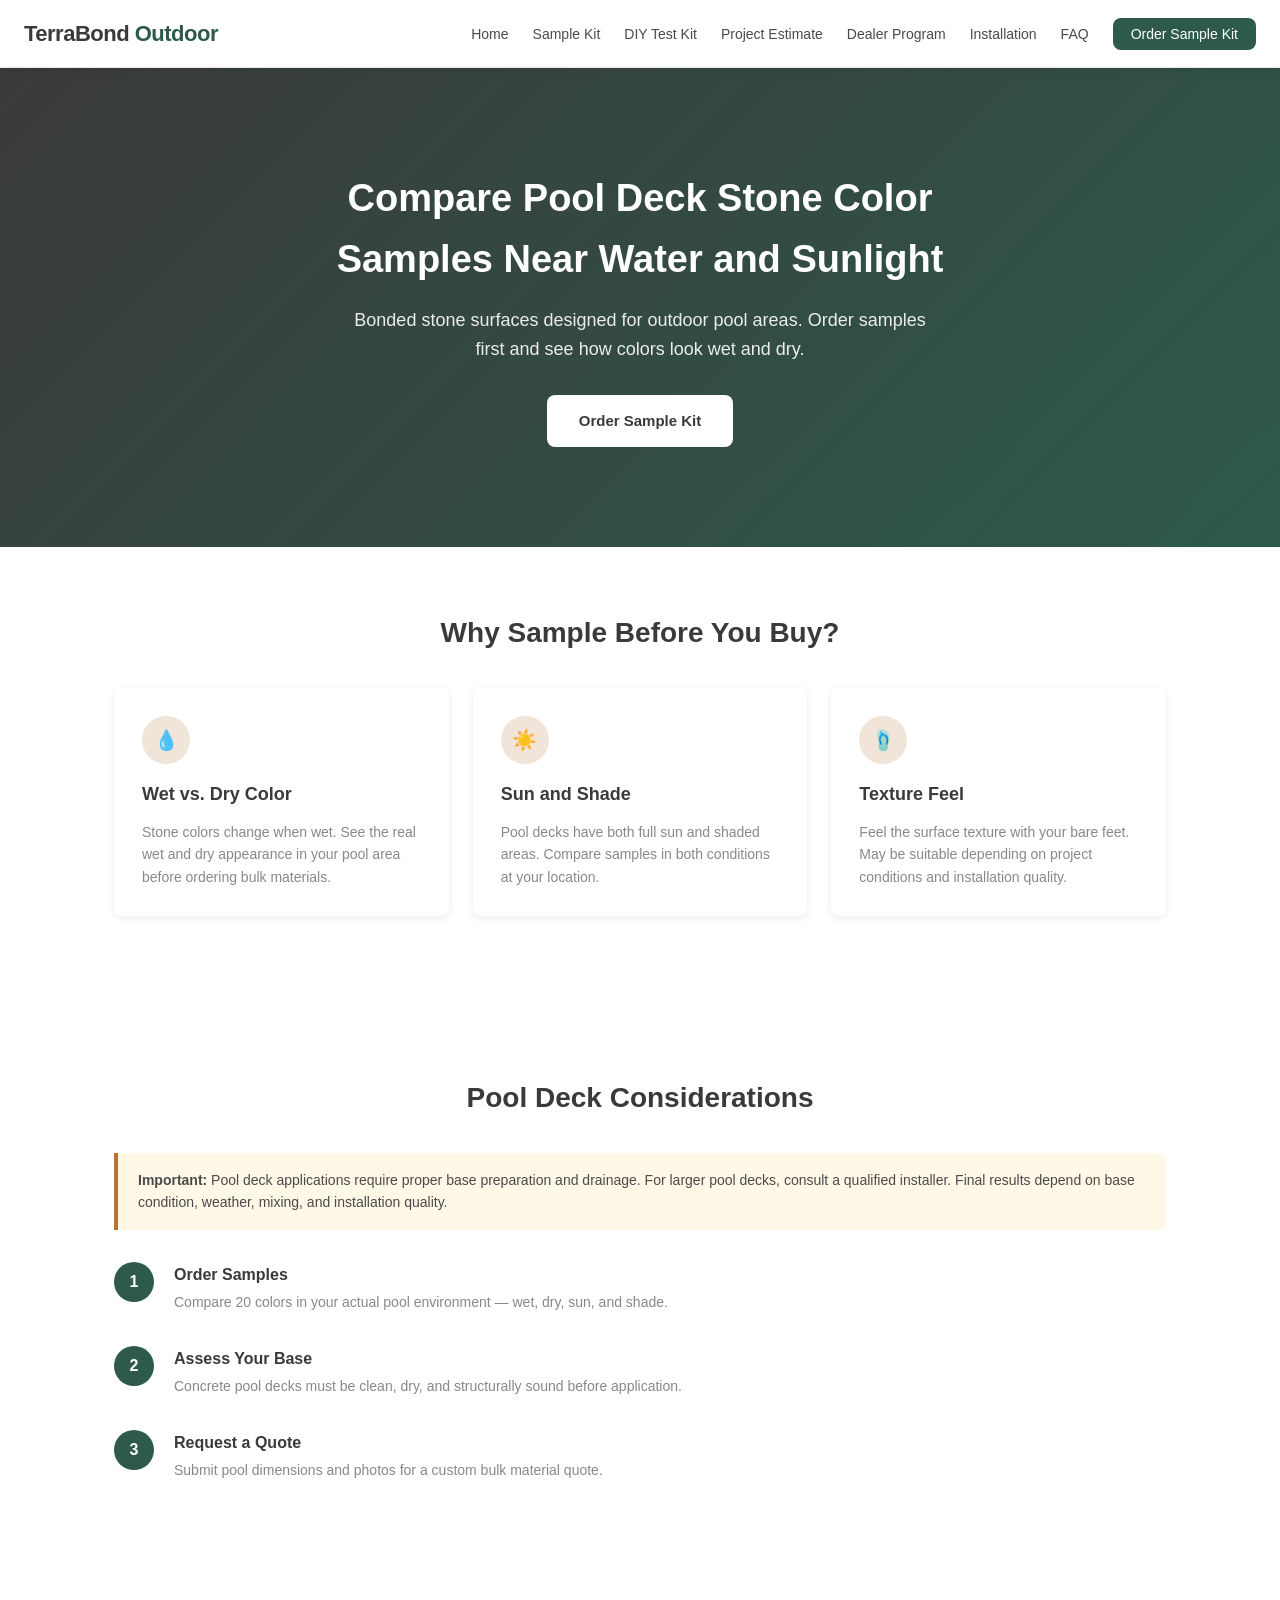
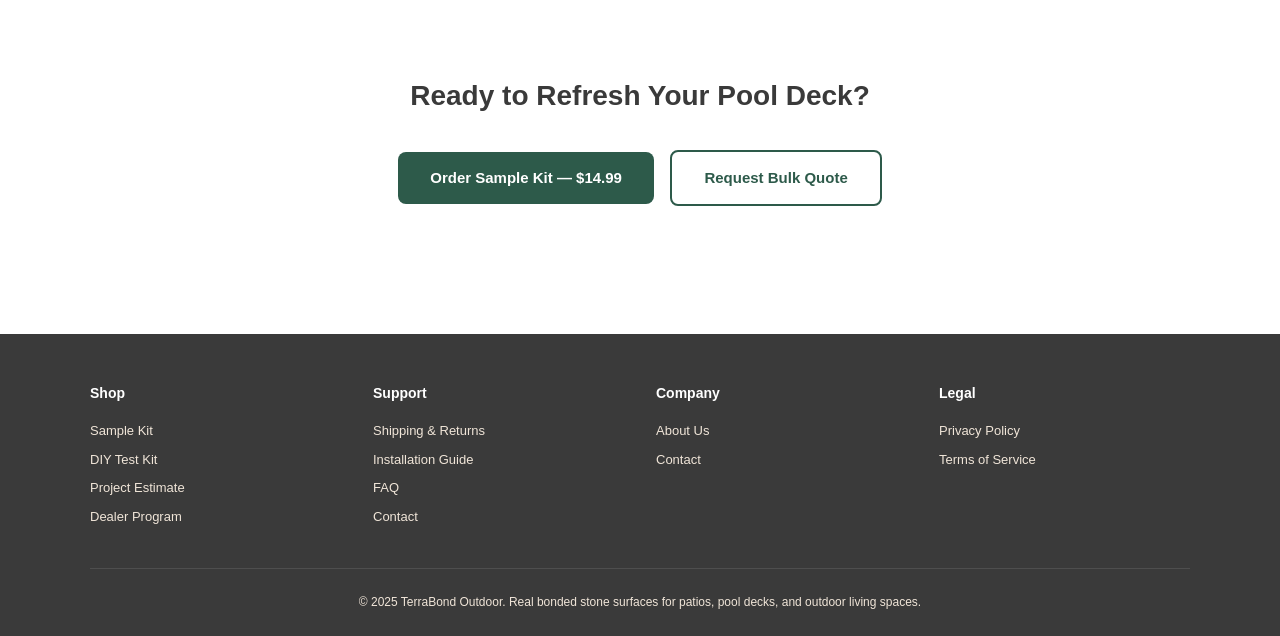
<file: pool-deck-landing.html>
<!DOCTYPE html>
<html lang="en">
<head>

<meta charset="UTF-8">
<meta name="viewport" content="width=device-width, initial-scale=1.0">
<title>TerraBond Outdoor - Pool Deck Stone Color Samples</title>
<link rel="stylesheet" href="styles.css">
<script src="scripts.js" defer></script>

</head>
<body>

<nav class="navbar">
  <a href="index.html" class="logo">TerraBond <span>Outdoor</span></a>
  <button class="mobile-menu-btn">☰</button>
  <ul class="nav-links">
    <li><a href="index.html">Home</a></li>
    <li><a href="sample-kit.html">Sample Kit</a></li>
    <li><a href="diy-test-kit.html">DIY Test Kit</a></li>
    <li><a href="project-estimate.html">Project Estimate</a></li>
    <li><a href="dealer-program.html">Dealer Program</a></li>
    <li><a href="installation-guide.html">Installation</a></li>
    <li><a href="faq.html">FAQ</a></li>
    <li><a href="sample-kit.html" class="nav-cta">Order Sample Kit</a></li>
  </ul>
</nav>


<section class="landing-hero">
  <h1>Compare Pool Deck Stone Color Samples Near Water and Sunlight</h1>
  <p>Bonded stone surfaces designed for outdoor pool areas. Order samples first and see how colors look wet and dry.</p>
  <a href="sample-kit.html" class="btn btn-primary" style="background:var(--white); color:var(--deep-brown);">Order Sample Kit</a>
</section>

<section class="section">
  <h2 class="section-title">Why Sample Before You Buy?</h2>
  <div class="card-grid">
    <div class="card">
      <div class="card-icon">💧</div>
      <h3>Wet vs. Dry Color</h3>
      <p>Stone colors change when wet. See the real wet and dry appearance in your pool area before ordering bulk materials.</p>
    </div>
    <div class="card">
      <div class="card-icon">☀️</div>
      <h3>Sun and Shade</h3>
      <p>Pool decks have both full sun and shaded areas. Compare samples in both conditions at your location.</p>
    </div>
    <div class="card">
      <div class="card-icon">🩴</div>
      <h3>Texture Feel</h3>
      <p>Feel the surface texture with your bare feet. May be suitable depending on project conditions and installation quality.</p>
    </div>
  </div>
</section>

<section class="section" style="background:var(--white); border-radius:var(--radius); margin:32px auto;">
  <h2 class="section-title">Pool Deck Considerations</h2>
  <div class="disclaimer-box">
    <strong>Important:</strong> Pool deck applications require proper base preparation and drainage. For larger pool decks, consult a qualified installer. Final results depend on base condition, weather, mixing, and installation quality.
  </div>
  <div class="step-list" style="margin-top:32px;">
    <div class="step-item">
      <h4>Order Samples</h4>
      <p>Compare 20 colors in your actual pool environment — wet, dry, sun, and shade.</p>
    </div>
    <div class="step-item">
      <h4>Assess Your Base</h4>
      <p>Concrete pool decks must be clean, dry, and structurally sound before application.</p>
    </div>
    <div class="step-item">
      <h4>Request a Quote</h4>
      <p>Submit pool dimensions and photos for a custom bulk material quote.</p>
    </div>
  </div>
</section>

<section class="section" style="text-align:center;">
  <h2 class="section-title">Ready to Refresh Your Pool Deck?</h2>
  <a href="sample-kit.html" class="btn btn-primary" style="margin-right:12px;">Order Sample Kit — $14.99</a>
  <a href="project-estimate.html" class="btn btn-secondary">Request Bulk Quote</a>
</section>


<footer class="footer">
  <div class="footer-grid">
    <div class="footer-col">
      <h4>Shop</h4>
      <a href="sample-kit.html">Sample Kit</a>
      <a href="diy-test-kit.html">DIY Test Kit</a>
      <a href="project-estimate.html">Project Estimate</a>
      <a href="dealer-program.html">Dealer Program</a>
    </div>
    <div class="footer-col">
      <h4>Support</h4>
      <a href="shipping-returns.html">Shipping & Returns</a>
      <a href="installation-guide.html">Installation Guide</a>
      <a href="faq.html">FAQ</a>
      <a href="contact.html">Contact</a>
    </div>
    <div class="footer-col">
      <h4>Company</h4>
      <a href="about.html">About Us</a>
      <a href="contact.html">Contact</a>
    </div>
    <div class="footer-col">
      <h4>Legal</h4>
      <a href="#">Privacy Policy</a>
      <a href="#">Terms of Service</a>
    </div>
  </div>
  <div class="footer-bottom">
    © 2025 TerraBond Outdoor. Real bonded stone surfaces for patios, pool decks, and outdoor living spaces.
  </div>
</footer>

</body>
</html>
</file>
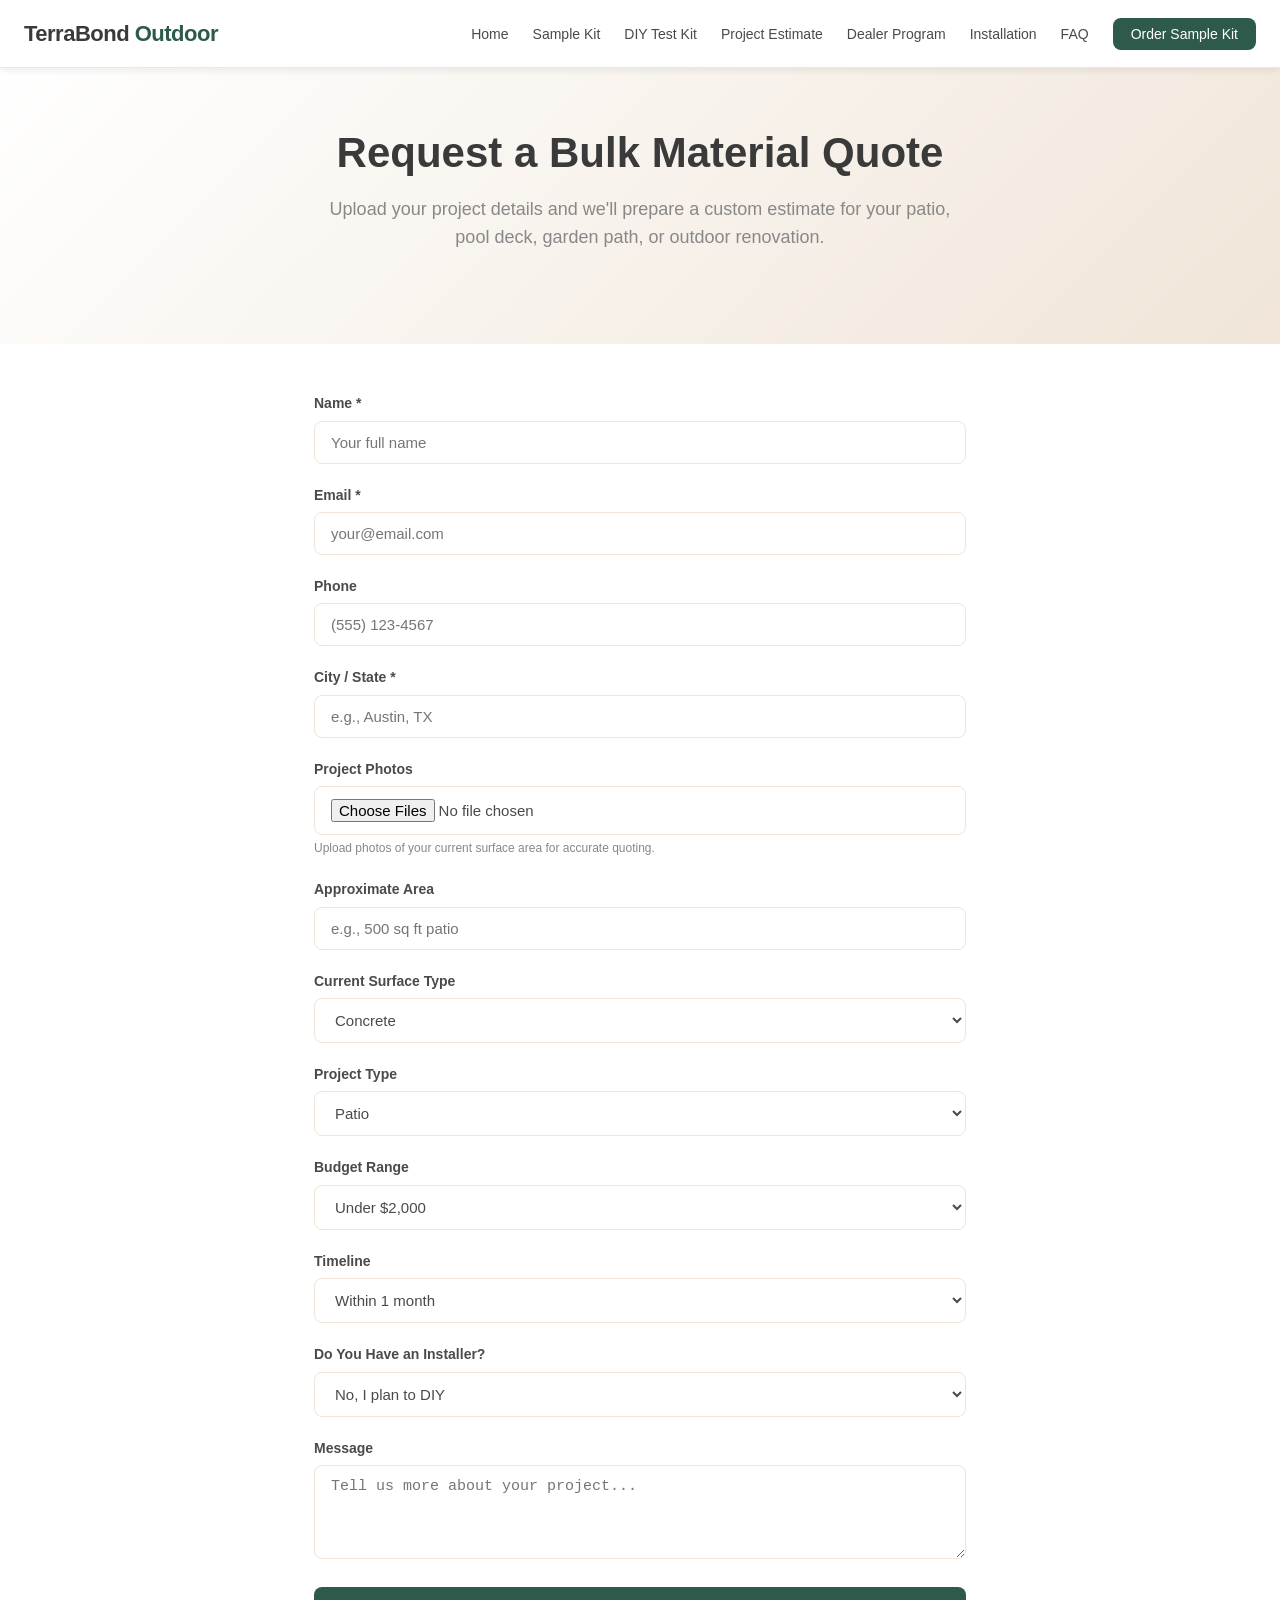
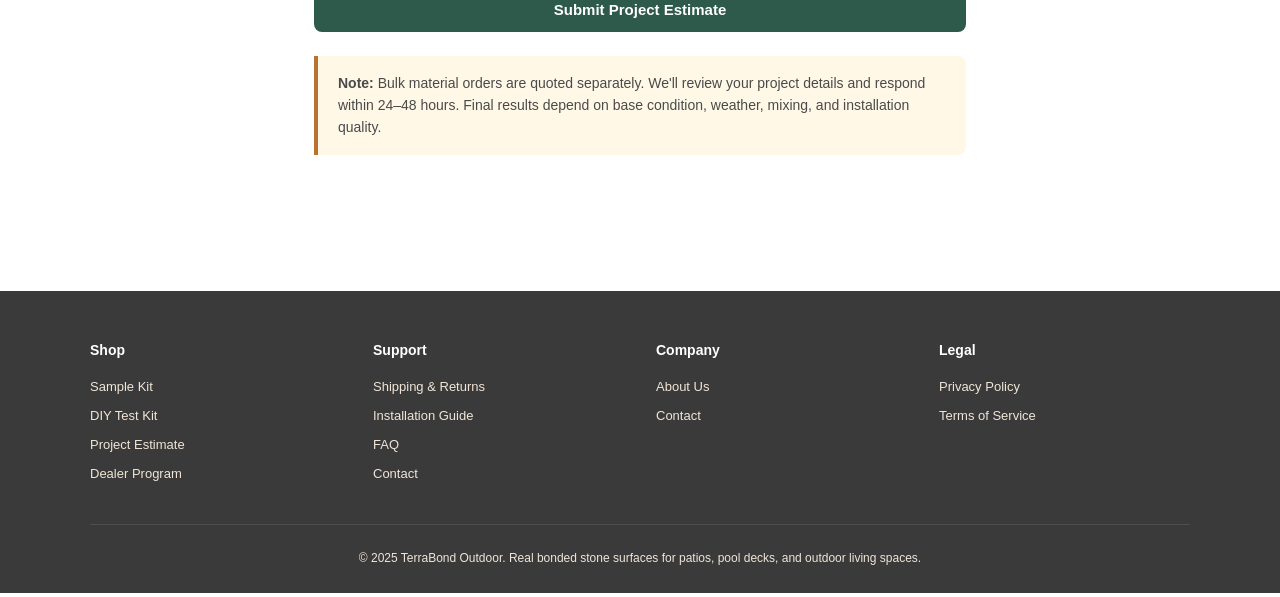
<file: project-estimate.html>
<!DOCTYPE html>
<html lang="en">
<head>

<meta charset="UTF-8">
<meta name="viewport" content="width=device-width, initial-scale=1.0">
<title>TerraBond Outdoor - Request a Project Estimate</title>
<link rel="stylesheet" href="styles.css">
<script src="scripts.js" defer></script>

</head>
<body>

<nav class="navbar">
  <a href="index.html" class="logo">TerraBond <span>Outdoor</span></a>
  <button class="mobile-menu-btn">☰</button>
  <ul class="nav-links">
    <li><a href="index.html">Home</a></li>
    <li><a href="sample-kit.html">Sample Kit</a></li>
    <li><a href="diy-test-kit.html">DIY Test Kit</a></li>
    <li><a href="project-estimate.html">Project Estimate</a></li>
    <li><a href="dealer-program.html">Dealer Program</a></li>
    <li><a href="installation-guide.html">Installation</a></li>
    <li><a href="faq.html">FAQ</a></li>
    <li><a href="sample-kit.html" class="nav-cta">Order Sample Kit</a></li>
  </ul>
</nav>


<section class="hero" style="padding:60px 24px;">
  <h1>Request a Bulk Material Quote</h1>
  <p>Upload your project details and we'll prepare a custom estimate for your patio, pool deck, garden path, or outdoor renovation.</p>
</section>

<section class="form-section">
  <form onsubmit="event.preventDefault(); alert('Form submitted! In a real implementation, this would save to a CRM or Google Sheet.');">
    <div class="form-group">
      <label>Name *</label>
      <input type="text" required placeholder="Your full name">
    </div>
    <div class="form-group">
      <label>Email *</label>
      <input type="email" required placeholder="your@email.com">
    </div>
    <div class="form-group">
      <label>Phone</label>
      <input type="tel" placeholder="(555) 123-4567">
    </div>
    <div class="form-group">
      <label>City / State *</label>
      <input type="text" required placeholder="e.g., Austin, TX">
    </div>
    <div class="form-group">
      <label>Project Photos</label>
      <input type="file" multiple accept="image/*">
      <p style="font-size:12px; color:var(--text-light); margin-top:4px;">Upload photos of your current surface area for accurate quoting.</p>
    </div>
    <div class="form-group">
      <label>Approximate Area</label>
      <input type="text" placeholder="e.g., 500 sq ft patio">
    </div>
    <div class="form-group">
      <label>Current Surface Type</label>
      <select>
        <option>Concrete</option>
        <option>Asphalt</option>
        <option>Pavers</option>
        <option>Gravel</option>
        <option>Dirt/Soil</option>
        <option>Other</option>
      </select>
    </div>
    <div class="form-group">
      <label>Project Type</label>
      <select>
        <option>Patio</option>
        <option>Pool Deck</option>
        <option>Garden Path</option>
        <option>Front Yard Entry</option>
        <option>Driveway</option>
        <option>Commercial</option>
        <option>Other</option>
      </select>
    </div>
    <div class="form-group">
      <label>Budget Range</label>
      <select>
        <option>Under $2,000</option>
        <option>$2,000 – $5,000</option>
        <option>$5,000 – $10,000</option>
        <option>$10,000 – $25,000</option>
        <option>Over $25,000</option>
      </select>
    </div>
    <div class="form-group">
      <label>Timeline</label>
      <select>
        <option>Within 1 month</option>
        <option>1–3 months</option>
        <option>3–6 months</option>
        <option>6+ months</option>
      </select>
    </div>
    <div class="form-group">
      <label>Do You Have an Installer?</label>
      <select>
        <option>No, I plan to DIY</option>
        <option>No, I need a referral</option>
        <option>Yes, I have a contractor</option>
        <option>Not sure yet</option>
      </select>
    </div>
    <div class="form-group">
      <label>Message</label>
      <textarea rows="4" placeholder="Tell us more about your project..."></textarea>
    </div>
    <button type="submit" class="btn btn-primary" style="width:100%;">Submit Project Estimate</button>
  </form>
  
  <div class="disclaimer-box" style="margin-top:24px;">
    <strong>Note:</strong> Bulk material orders are quoted separately. We'll review your project details and respond within 24–48 hours. Final results depend on base condition, weather, mixing, and installation quality.
  </div>
</section>


<footer class="footer">
  <div class="footer-grid">
    <div class="footer-col">
      <h4>Shop</h4>
      <a href="sample-kit.html">Sample Kit</a>
      <a href="diy-test-kit.html">DIY Test Kit</a>
      <a href="project-estimate.html">Project Estimate</a>
      <a href="dealer-program.html">Dealer Program</a>
    </div>
    <div class="footer-col">
      <h4>Support</h4>
      <a href="shipping-returns.html">Shipping & Returns</a>
      <a href="installation-guide.html">Installation Guide</a>
      <a href="faq.html">FAQ</a>
      <a href="contact.html">Contact</a>
    </div>
    <div class="footer-col">
      <h4>Company</h4>
      <a href="about.html">About Us</a>
      <a href="contact.html">Contact</a>
    </div>
    <div class="footer-col">
      <h4>Legal</h4>
      <a href="#">Privacy Policy</a>
      <a href="#">Terms of Service</a>
    </div>
  </div>
  <div class="footer-bottom">
    © 2025 TerraBond Outdoor. Real bonded stone surfaces for patios, pool decks, and outdoor living spaces.
  </div>
</footer>

</body>
</html>
</file>
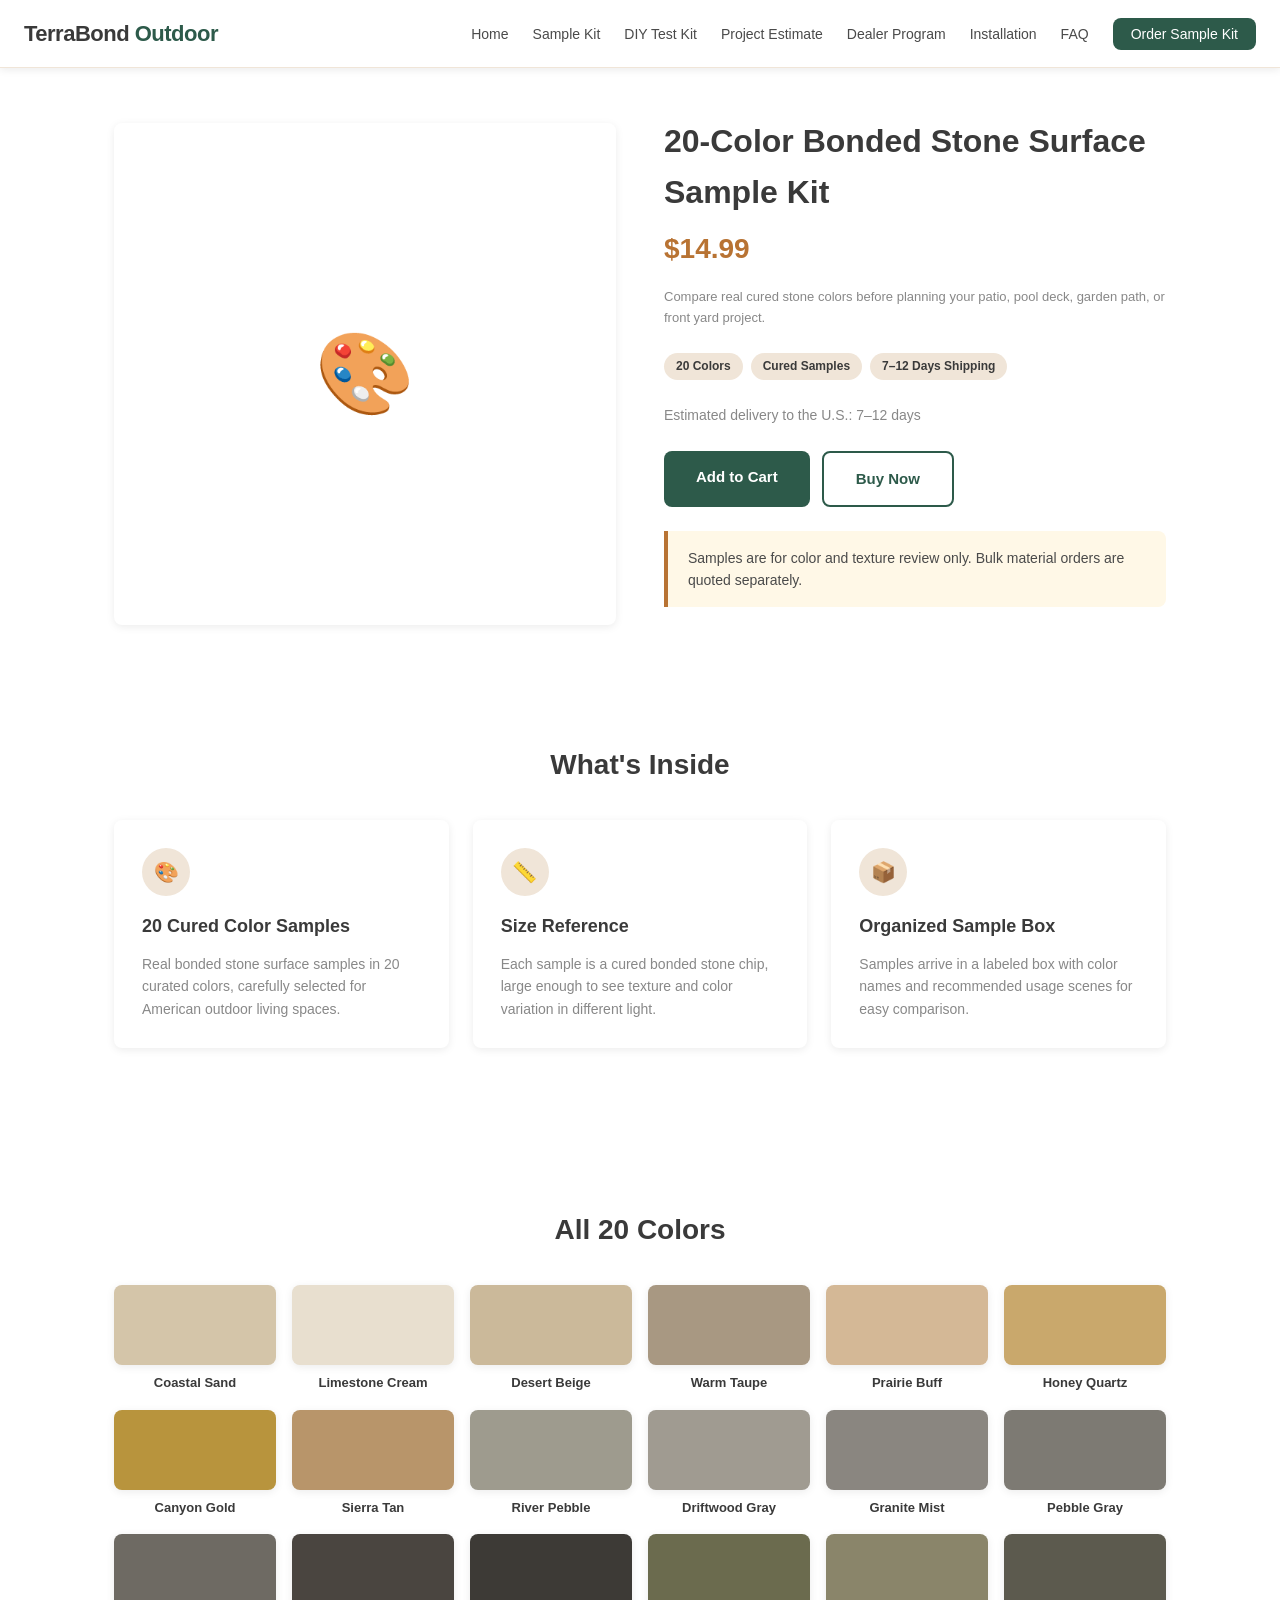
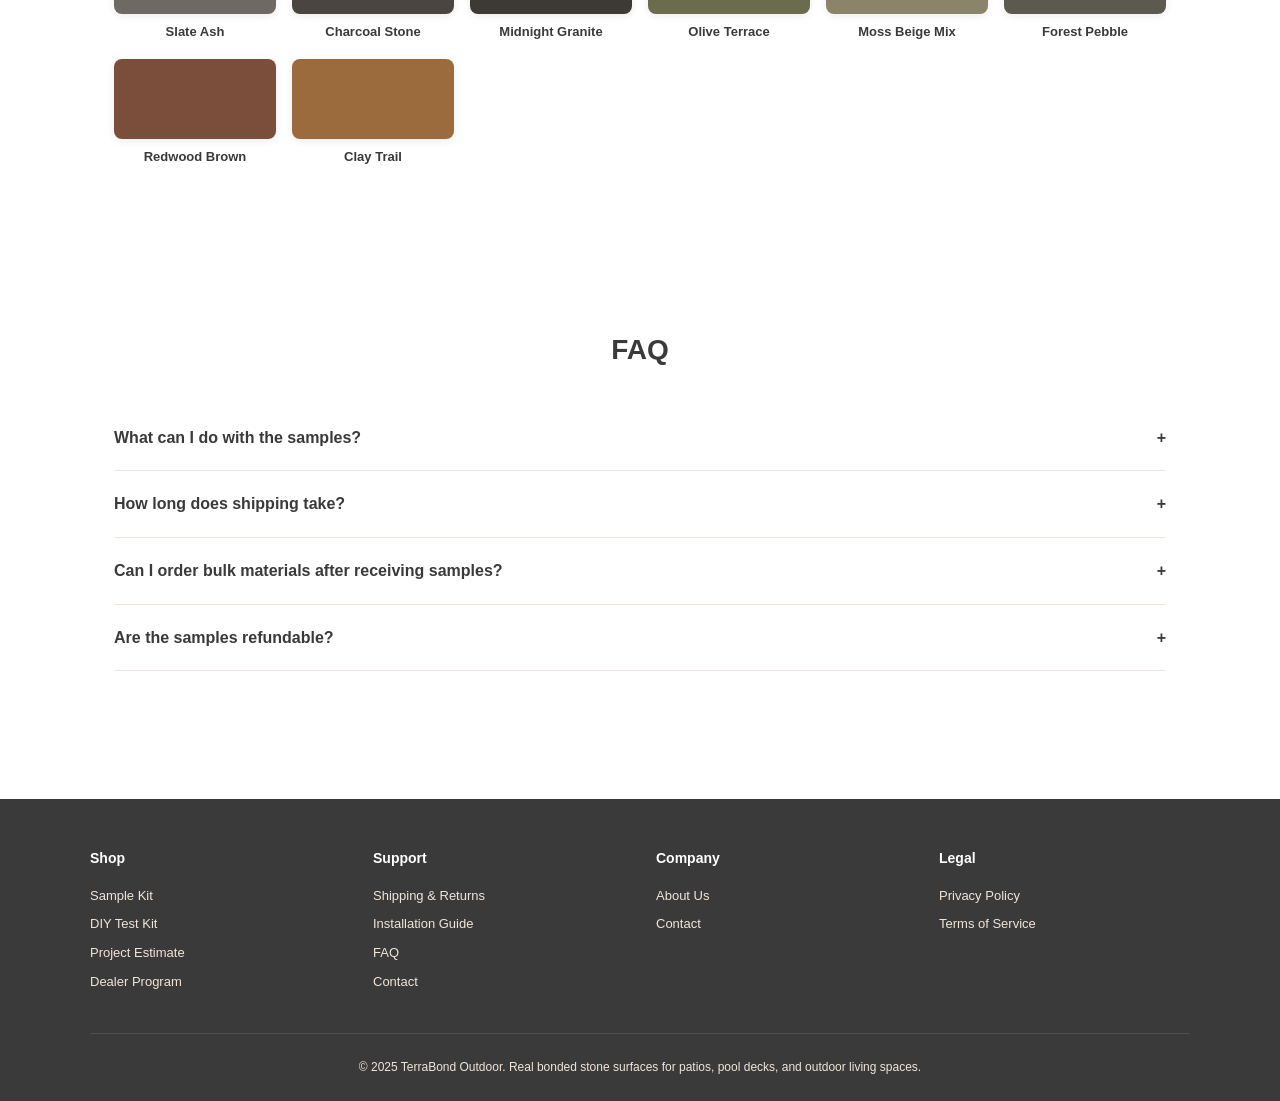
<file: sample-kit.html>
<!DOCTYPE html>
<html lang="en">
<head>

<meta charset="UTF-8">
<meta name="viewport" content="width=device-width, initial-scale=1.0">
<title>TerraBond Outdoor - 20-Color Bonded Stone Surface Sample Kit</title>
<link rel="stylesheet" href="styles.css">
<script src="scripts.js" defer></script>

</head>
<body>

<nav class="navbar">
  <a href="index.html" class="logo">TerraBond <span>Outdoor</span></a>
  <button class="mobile-menu-btn">☰</button>
  <ul class="nav-links">
    <li><a href="index.html">Home</a></li>
    <li><a href="sample-kit.html">Sample Kit</a></li>
    <li><a href="diy-test-kit.html">DIY Test Kit</a></li>
    <li><a href="project-estimate.html">Project Estimate</a></li>
    <li><a href="dealer-program.html">Dealer Program</a></li>
    <li><a href="installation-guide.html">Installation</a></li>
    <li><a href="faq.html">FAQ</a></li>
    <li><a href="sample-kit.html" class="nav-cta">Order Sample Kit</a></li>
  </ul>
</nav>


<section class="product-hero">
  <div class="product-image">🎨</div>
  <div class="product-info">
    <h1>20-Color Bonded Stone Surface Sample Kit</h1>
    <div class="price">$14.99</div>
    <p class="price-note">Compare real cured stone colors before planning your patio, pool deck, garden path, or front yard project.</p>
    <div class="product-meta">
      <span class="badge">20 Colors</span>
      <span class="badge">Cured Samples</span>
      <span class="badge">7–12 Days Shipping</span>
    </div>
    <p style="color:var(--text-light); font-size:14px; margin-bottom:24px;">
      Estimated delivery to the U.S.: 7–12 days
    </p>
    <div style="display:flex; gap:12px; flex-wrap:wrap;">
      <a href="cart.html" class="btn btn-primary">Add to Cart</a>
      <a href="cart.html" class="btn btn-secondary">Buy Now</a>
    </div>
    <div class="disclaimer-box" style="margin-top:24px;">
      Samples are for color and texture review only. Bulk material orders are quoted separately.
    </div>
  </div>
</section>

<section class="section">
  <h2 class="section-title">What's Inside</h2>
  <div class="card-grid">
    <div class="card">
      <div class="card-icon">🎨</div>
      <h3>20 Cured Color Samples</h3>
      <p>Real bonded stone surface samples in 20 curated colors, carefully selected for American outdoor living spaces.</p>
    </div>
    <div class="card">
      <div class="card-icon">📏</div>
      <h3>Size Reference</h3>
      <p>Each sample is a cured bonded stone chip, large enough to see texture and color variation in different light.</p>
    </div>
    <div class="card">
      <div class="card-icon">📦</div>
      <h3>Organized Sample Box</h3>
      <p>Samples arrive in a labeled box with color names and recommended usage scenes for easy comparison.</p>
    </div>
  </div>
</section>

<section class="section" style="background:var(--white); border-radius:var(--radius); margin:32px auto;">
  <h2 class="section-title">All 20 Colors</h2>
  <div class="swatches">
    
    <div class="swatch">
      <div class="swatch-color" style="background:#D4C5A9" title="Coastal Sand"></div>
      <div class="swatch-name">Coastal Sand</div>
    </div>
    

    <div class="swatch">
      <div class="swatch-color" style="background:#E8DFCF" title="Limestone Cream"></div>
      <div class="swatch-name">Limestone Cream</div>
    </div>
    

    <div class="swatch">
      <div class="swatch-color" style="background:#CBB99A" title="Desert Beige"></div>
      <div class="swatch-name">Desert Beige</div>
    </div>
    

    <div class="swatch">
      <div class="swatch-color" style="background:#A89882" title="Warm Taupe"></div>
      <div class="swatch-name">Warm Taupe</div>
    </div>
    

    <div class="swatch">
      <div class="swatch-color" style="background:#D4B896" title="Prairie Buff"></div>
      <div class="swatch-name">Prairie Buff</div>
    </div>
    

    <div class="swatch">
      <div class="swatch-color" style="background:#C9A86C" title="Honey Quartz"></div>
      <div class="swatch-name">Honey Quartz</div>
    </div>
    

    <div class="swatch">
      <div class="swatch-color" style="background:#B8943D" title="Canyon Gold"></div>
      <div class="swatch-name">Canyon Gold</div>
    </div>
    

    <div class="swatch">
      <div class="swatch-color" style="background:#B8956A" title="Sierra Tan"></div>
      <div class="swatch-name">Sierra Tan</div>
    </div>
    

    <div class="swatch">
      <div class="swatch-color" style="background:#9E9B8E" title="River Pebble"></div>
      <div class="swatch-name">River Pebble</div>
    </div>
    

    <div class="swatch">
      <div class="swatch-color" style="background:#A09B91" title="Driftwood Gray"></div>
      <div class="swatch-name">Driftwood Gray</div>
    </div>
    

    <div class="swatch">
      <div class="swatch-color" style="background:#8A8680" title="Granite Mist"></div>
      <div class="swatch-name">Granite Mist</div>
    </div>
    

    <div class="swatch">
      <div class="swatch-color" style="background:#7D7A73" title="Pebble Gray"></div>
      <div class="swatch-name">Pebble Gray</div>
    </div>
    

    <div class="swatch">
      <div class="swatch-color" style="background:#6E6A63" title="Slate Ash"></div>
      <div class="swatch-name">Slate Ash</div>
    </div>
    

    <div class="swatch">
      <div class="swatch-color" style="background:#4A4540" title="Charcoal Stone"></div>
      <div class="swatch-name">Charcoal Stone</div>
    </div>
    

    <div class="swatch">
      <div class="swatch-color" style="background:#3D3A36" title="Midnight Granite"></div>
      <div class="swatch-name">Midnight Granite</div>
    </div>
    

    <div class="swatch">
      <div class="swatch-color" style="background:#6B6B4E" title="Olive Terrace"></div>
      <div class="swatch-name">Olive Terrace</div>
    </div>
    

    <div class="swatch">
      <div class="swatch-color" style="background:#8A856A" title="Moss Beige Mix"></div>
      <div class="swatch-name">Moss Beige Mix</div>
    </div>
    

    <div class="swatch">
      <div class="swatch-color" style="background:#5C5A4E" title="Forest Pebble"></div>
      <div class="swatch-name">Forest Pebble</div>
    </div>
    

    <div class="swatch">
      <div class="swatch-color" style="background:#7A4E3B" title="Redwood Brown"></div>
      <div class="swatch-name">Redwood Brown</div>
    </div>
    

    <div class="swatch">
      <div class="swatch-color" style="background:#9B6B3E" title="Clay Trail"></div>
      <div class="swatch-name">Clay Trail</div>
    </div>
    
  </div>
</section>

<section class="section">
  <h2 class="section-title">FAQ</h2>
  <div class="faq-item">
    <div class="faq-q">What can I do with the samples? <span>+</span></div>
    <div class="faq-a">Samples are for color and texture review only. They help you compare colors in your actual outdoor light and against your existing surfaces before planning a bulk material order.</div>
  </div>
  <div class="faq-item">
    <div class="faq-q">How long does shipping take? <span>+</span></div>
    <div class="faq-a">Sample kits ship to the U.S. in 7–12 days. You will receive a tracking number once your order is dispatched.</div>
  </div>
  <div class="faq-item">
    <div class="faq-q">Can I order bulk materials after receiving samples? <span>+</span></div>
    <div class="faq-a">Yes! After reviewing your samples, submit a Project Estimate with your photos, area, and timeline. Bulk material orders are quoted separately based on your project requirements.</div>
  </div>
  <div class="faq-item">
    <div class="faq-q">Are the samples refundable? <span>+</span></div>
    <div class="faq-a">Samples are for review purposes. If your kit arrives damaged, contact us within 48 hours with photos for a replacement.</div>
  </div>
</section>

<div class="sticky-cta" style="display:none;">
  <div>
    <div style="font-weight:700; color:var(--deep-brown);">Sample Kit</div>
    <div style="font-size:13px; color:var(--text-light);">$14.99</div>
  </div>
  <a href="cart.html" class="btn btn-primary" style="padding:10px 24px;">Add to Cart</a>
</div>


<footer class="footer">
  <div class="footer-grid">
    <div class="footer-col">
      <h4>Shop</h4>
      <a href="sample-kit.html">Sample Kit</a>
      <a href="diy-test-kit.html">DIY Test Kit</a>
      <a href="project-estimate.html">Project Estimate</a>
      <a href="dealer-program.html">Dealer Program</a>
    </div>
    <div class="footer-col">
      <h4>Support</h4>
      <a href="shipping-returns.html">Shipping & Returns</a>
      <a href="installation-guide.html">Installation Guide</a>
      <a href="faq.html">FAQ</a>
      <a href="contact.html">Contact</a>
    </div>
    <div class="footer-col">
      <h4>Company</h4>
      <a href="about.html">About Us</a>
      <a href="contact.html">Contact</a>
    </div>
    <div class="footer-col">
      <h4>Legal</h4>
      <a href="#">Privacy Policy</a>
      <a href="#">Terms of Service</a>
    </div>
  </div>
  <div class="footer-bottom">
    © 2025 TerraBond Outdoor. Real bonded stone surfaces for patios, pool decks, and outdoor living spaces.
  </div>
</footer>

</body>
</html>
</file>
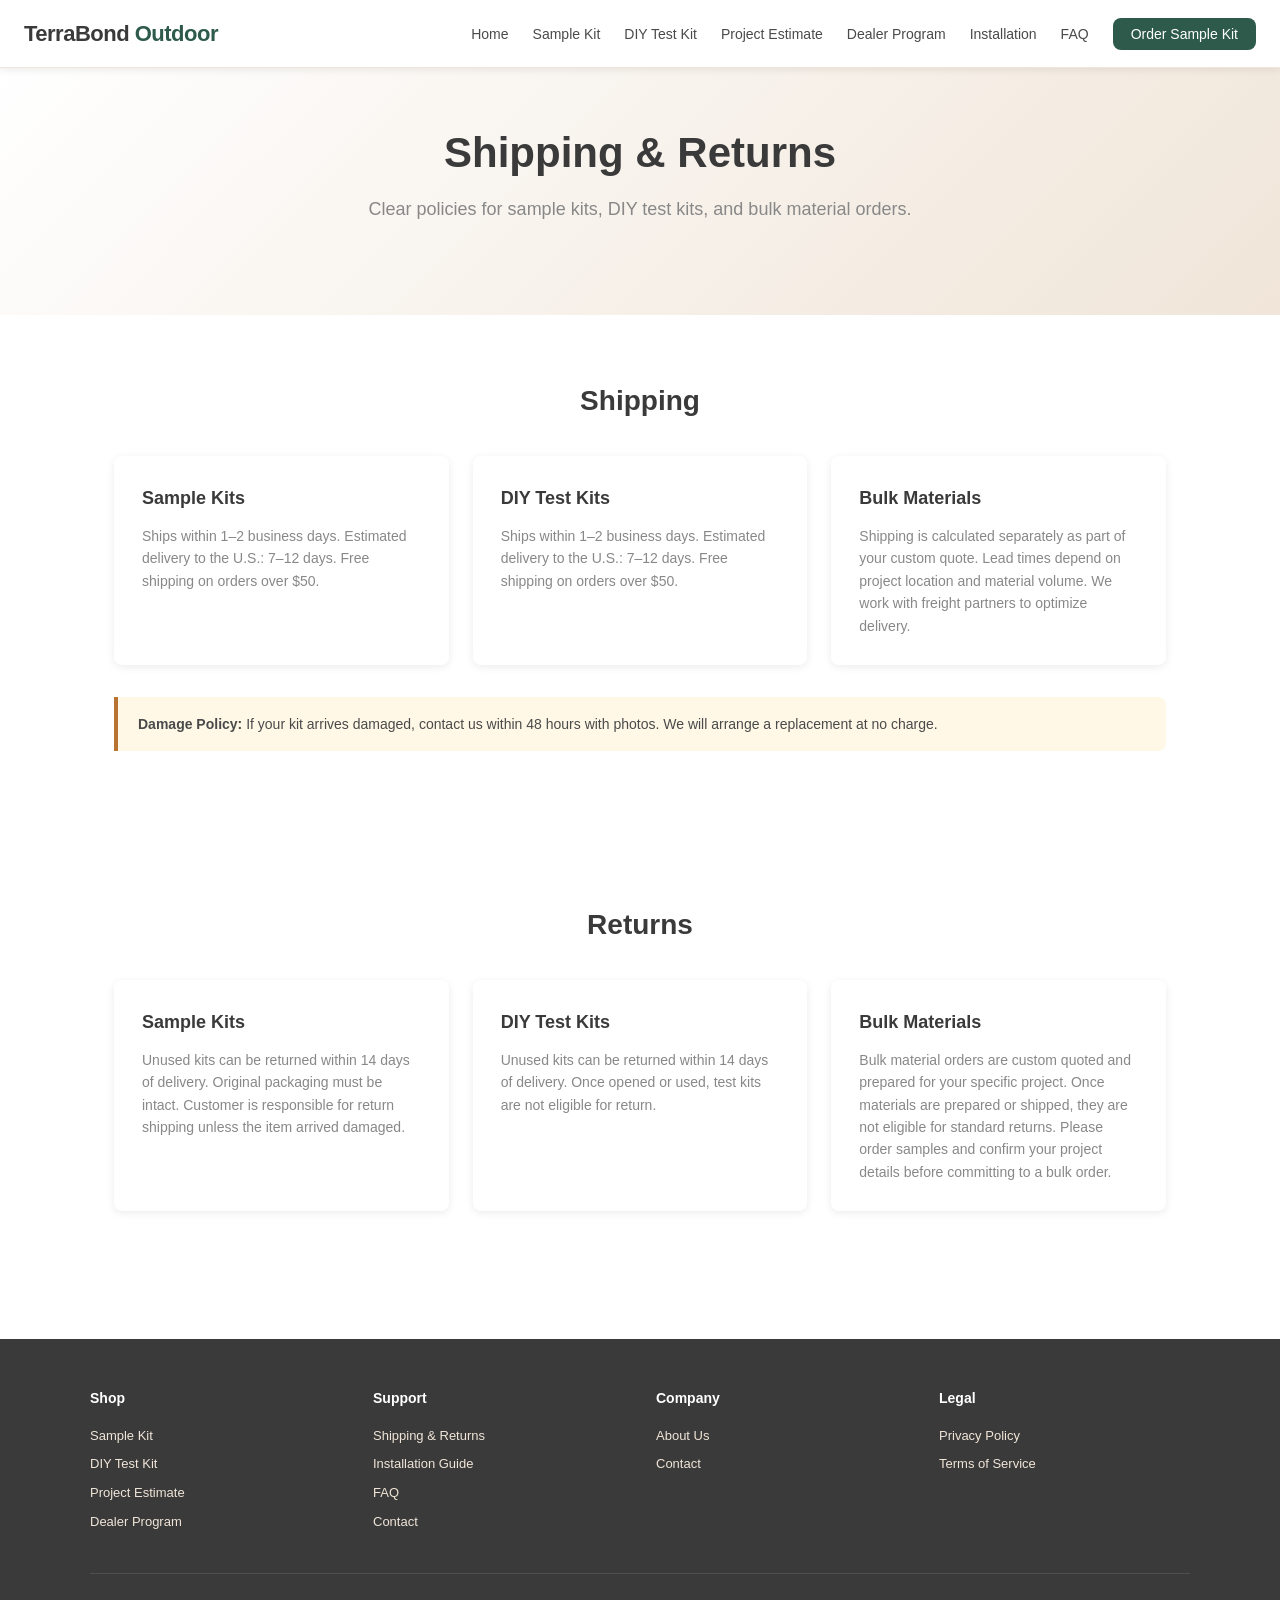
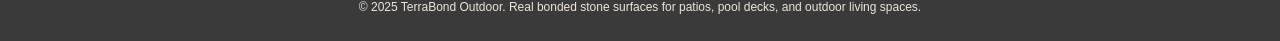
<file: shipping-returns.html>
<!DOCTYPE html>
<html lang="en">
<head>

<meta charset="UTF-8">
<meta name="viewport" content="width=device-width, initial-scale=1.0">
<title>TerraBond Outdoor - Shipping & Returns</title>
<link rel="stylesheet" href="styles.css">
<script src="scripts.js" defer></script>

</head>
<body>

<nav class="navbar">
  <a href="index.html" class="logo">TerraBond <span>Outdoor</span></a>
  <button class="mobile-menu-btn">☰</button>
  <ul class="nav-links">
    <li><a href="index.html">Home</a></li>
    <li><a href="sample-kit.html">Sample Kit</a></li>
    <li><a href="diy-test-kit.html">DIY Test Kit</a></li>
    <li><a href="project-estimate.html">Project Estimate</a></li>
    <li><a href="dealer-program.html">Dealer Program</a></li>
    <li><a href="installation-guide.html">Installation</a></li>
    <li><a href="faq.html">FAQ</a></li>
    <li><a href="sample-kit.html" class="nav-cta">Order Sample Kit</a></li>
  </ul>
</nav>


<section class="hero" style="padding:60px 24px;">
  <h1>Shipping & Returns</h1>
  <p>Clear policies for sample kits, DIY test kits, and bulk material orders.</p>
</section>

<section class="section">
  <h2 class="section-title">Shipping</h2>
  <div class="card-grid">
    <div class="card">
      <h3>Sample Kits</h3>
      <p>Ships within 1–2 business days. Estimated delivery to the U.S.: 7–12 days. Free shipping on orders over $50.</p>
    </div>
    <div class="card">
      <h3>DIY Test Kits</h3>
      <p>Ships within 1–2 business days. Estimated delivery to the U.S.: 7–12 days. Free shipping on orders over $50.</p>
    </div>
    <div class="card">
      <h3>Bulk Materials</h3>
      <p>Shipping is calculated separately as part of your custom quote. Lead times depend on project location and material volume. We work with freight partners to optimize delivery.</p>
    </div>
  </div>
  
  <div class="disclaimer-box" style="margin-top:32px;">
    <strong>Damage Policy:</strong> If your kit arrives damaged, contact us within 48 hours with photos. We will arrange a replacement at no charge.
  </div>
</section>

<section class="section">
  <h2 class="section-title">Returns</h2>
  <div class="card-grid">
    <div class="card">
      <h3>Sample Kits</h3>
      <p>Unused kits can be returned within 14 days of delivery. Original packaging must be intact. Customer is responsible for return shipping unless the item arrived damaged.</p>
    </div>
    <div class="card">
      <h3>DIY Test Kits</h3>
      <p>Unused kits can be returned within 14 days of delivery. Once opened or used, test kits are not eligible for return.</p>
    </div>
    <div class="card">
      <h3>Bulk Materials</h3>
      <p>Bulk material orders are custom quoted and prepared for your specific project. Once materials are prepared or shipped, they are not eligible for standard returns. Please order samples and confirm your project details before committing to a bulk order.</p>
    </div>
  </div>
</section>


<footer class="footer">
  <div class="footer-grid">
    <div class="footer-col">
      <h4>Shop</h4>
      <a href="sample-kit.html">Sample Kit</a>
      <a href="diy-test-kit.html">DIY Test Kit</a>
      <a href="project-estimate.html">Project Estimate</a>
      <a href="dealer-program.html">Dealer Program</a>
    </div>
    <div class="footer-col">
      <h4>Support</h4>
      <a href="shipping-returns.html">Shipping & Returns</a>
      <a href="installation-guide.html">Installation Guide</a>
      <a href="faq.html">FAQ</a>
      <a href="contact.html">Contact</a>
    </div>
    <div class="footer-col">
      <h4>Company</h4>
      <a href="about.html">About Us</a>
      <a href="contact.html">Contact</a>
    </div>
    <div class="footer-col">
      <h4>Legal</h4>
      <a href="#">Privacy Policy</a>
      <a href="#">Terms of Service</a>
    </div>
  </div>
  <div class="footer-bottom">
    © 2025 TerraBond Outdoor. Real bonded stone surfaces for patios, pool decks, and outdoor living spaces.
  </div>
</footer>

</body>
</html>
</file>
<file: styles.css>
/* TerraBond Outdoor - Prototype Styles */
:root {
  --warm-brown: #2D5A4A;
  --deep-brown: #3A3A3A;
  --cream: #FFFFFF;
  --stone-beige: #F0E5D8;
  --clay-accent: #B87333;
  --soft-olive: #2D5A4A;
  --text-dark: #4A4A4A;
  --text-light: #888888;
  --white: #FFFFFF;
  --shadow: 0 2px 8px rgba(0,0,0,0.08);
  --radius: 8px;
}

* { margin: 0; padding: 0; box-sizing: border-box; }

body {
  font-family: 'Segoe UI', Tahoma, Geneva, Verdana, sans-serif;
  background: var(--cream);
  color: var(--text-dark);
  line-height: 1.6;
}

a { text-decoration: none; color: inherit; }

/* Navigation */
.navbar {
  background: var(--white);
  border-bottom: 1px solid var(--stone-beige);
  padding: 16px 24px;
  display: flex;
  justify-content: space-between;
  align-items: center;
  position: sticky;
  top: 0;
  z-index: 1000;
  box-shadow: var(--shadow);
}

.logo {
  font-size: 22px;
  font-weight: 700;
  color: var(--deep-brown);
  letter-spacing: -0.5px;
}

.logo span { color: var(--warm-brown); }

.nav-links {
  display: flex;
  gap: 24px;
  align-items: center;
  list-style: none;
}

.nav-links a {
  font-size: 14px;
  font-weight: 500;
  color: var(--text-dark);
  transition: color 0.2s;
}

.nav-links a:hover { color: var(--warm-brown); }

.nav-cta {
  background: var(--warm-brown);
  color: var(--white) !important;
  padding: 8px 18px;
  border-radius: var(--radius);
  font-weight: 600;
  font-size: 13px;
}

.nav-cta:hover { background: var(--deep-brown); }

.mobile-menu-btn {
  display: none;
  background: none;
  border: none;
  font-size: 24px;
  cursor: pointer;
  color: var(--deep-brown);
}

@media (max-width: 768px) {
  .nav-links { display: none; position: absolute; top: 60px; left: 0; right: 0; background: var(--white); flex-direction: column; padding: 16px; gap: 12px; border-bottom: 1px solid var(--stone-beige); }
  .nav-links.active { display: flex; }
  .mobile-menu-btn { display: block; }
}

/* Hero */
.hero {
  background: linear-gradient(135deg, var(--cream) 0%, var(--stone-beige) 100%);
  padding: 80px 24px;
  text-align: center;
}

.hero h1 {
  font-size: 42px;
  font-weight: 800;
  color: var(--deep-brown);
  max-width: 800px;
  margin: 0 auto 16px;
  line-height: 1.2;
}

.hero p {
  font-size: 18px;
  color: var(--text-light);
  max-width: 650px;
  margin: 0 auto 32px;
}

.hero-buttons {
  display: flex;
  gap: 16px;
  justify-content: center;
  flex-wrap: wrap;
}

.btn {
  display: inline-block;
  padding: 14px 32px;
  border-radius: var(--radius);
  font-weight: 600;
  font-size: 15px;
  cursor: pointer;
  border: none;
  transition: all 0.2s;
}

.btn-primary {
  background: var(--warm-brown);
  color: var(--white);
}

.btn-primary:hover { background: var(--deep-brown); }

.btn-secondary {
  background: transparent;
  color: var(--warm-brown);
  border: 2px solid var(--warm-brown);
}

.btn-secondary:hover { background: var(--warm-brown); color: var(--white); }

.trust-line {
  margin-top: 24px;
  font-size: 13px;
  color: var(--text-light);
  letter-spacing: 0.5px;
}

/* Section */
.section { padding: 64px 24px; max-width: 1100px; margin: 0 auto; }

.section-title {
  font-size: 28px;
  font-weight: 700;
  color: var(--deep-brown);
  margin-bottom: 32px;
  text-align: center;
}

.section-subtitle {
  text-align: center;
  color: var(--text-light);
  margin-bottom: 48px;
  font-size: 16px;
}

/* Cards */
.card-grid {
  display: grid;
  grid-template-columns: repeat(auto-fit, minmax(280px, 1fr));
  gap: 24px;
}

.card {
  background: var(--white);
  border-radius: var(--radius);
  padding: 28px;
  box-shadow: var(--shadow);
  transition: transform 0.2s;
}

.card:hover { transform: translateY(-4px); }

.card h3 {
  font-size: 18px;
  color: var(--deep-brown);
  margin-bottom: 12px;
}

.card p { color: var(--text-light); font-size: 14px; }

.card-icon {
  width: 48px;
  height: 48px;
  background: var(--stone-beige);
  border-radius: 50%;
  display: flex;
  align-items: center;
  justify-content: center;
  font-size: 20px;
  margin-bottom: 16px;
}

/* Product Page */
.product-hero {
  display: grid;
  grid-template-columns: 1fr 1fr;
  gap: 48px;
  align-items: center;
  padding: 48px 24px;
  max-width: 1100px;
  margin: 0 auto;
}

@media (max-width: 768px) { .product-hero { grid-template-columns: 1fr; } }

.product-image {
  background: var(--white);
  border-radius: var(--radius);
  aspect-ratio: 1;
  display: flex;
  align-items: center;
  justify-content: center;
  box-shadow: var(--shadow);
  font-size: 80px;
  color: var(--stone-beige);
}

.product-info h1 {
  font-size: 32px;
  color: var(--deep-brown);
  margin-bottom: 8px;
}

.price {
  font-size: 28px;
  font-weight: 700;
  color: var(--clay-accent);
  margin-bottom: 16px;
}

.price-note {
  font-size: 13px;
  color: var(--text-light);
  margin-bottom: 24px;
}

.product-meta {
  display: flex;
  gap: 8px;
  margin-bottom: 24px;
  flex-wrap: wrap;
}

.badge {
  background: var(--stone-beige);
  color: var(--deep-brown);
  padding: 4px 12px;
  border-radius: 20px;
  font-size: 12px;
  font-weight: 600;
}

.sticky-cta {
  position: fixed;
  bottom: 0;
  left: 0;
  right: 0;
  background: var(--white);
  padding: 12px 24px;
  display: flex;
  justify-content: space-between;
  align-items: center;
  box-shadow: 0 -2px 8px rgba(0,0,0,0.1);
  z-index: 100;
}

/* Forms */
.form-section {
  max-width: 700px;
  margin: 0 auto;
  padding: 48px 24px;
}

.form-group {
  margin-bottom: 20px;
}

.form-group label {
  display: block;
  font-weight: 600;
  font-size: 14px;
  color: var(--text-dark);
  margin-bottom: 6px;
}

.form-group input,
.form-group textarea,
.form-group select {
  width: 100%;
  padding: 12px 16px;
  border: 1px solid var(--stone-beige);
  border-radius: var(--radius);
  background: var(--white);
  font-size: 15px;
  color: var(--text-dark);
}

.form-group input:focus,
.form-group textarea:focus,
.form-group select:focus {
  outline: none;
  border-color: var(--warm-brown);
}

/* Color Swatches */
.swatches {
  display: grid;
  grid-template-columns: repeat(auto-fill, minmax(140px, 1fr));
  gap: 16px;
  margin-top: 24px;
}

.swatch {
  text-align: center;
}

.swatch-color {
  width: 100%;
  height: 80px;
  border-radius: var(--radius);
  box-shadow: var(--shadow);
  margin-bottom: 8px;
  border: 2px solid transparent;
  transition: border-color 0.2s;
}

.swatch-color:hover { border-color: var(--warm-brown); }

.swatch-name {
  font-size: 13px;
  font-weight: 600;
  color: var(--deep-brown);
}

.swatch-desc {
  font-size: 11px;
  color: var(--text-light);
}

/* FAQ */
.faq-item {
  border-bottom: 1px solid var(--stone-beige);
  padding: 20px 0;
}

.faq-q {
  font-weight: 600;
  color: var(--deep-brown);
  cursor: pointer;
  display: flex;
  justify-content: space-between;
  align-items: center;
}

.faq-a {
  color: var(--text-light);
  margin-top: 12px;
  font-size: 14px;
  display: none;
}

.faq-a.open { display: block; }

/* Cart */
.cart-item {
  display: flex;
  gap: 16px;
  padding: 20px;
  background: var(--white);
  border-radius: var(--radius);
  margin-bottom: 16px;
  align-items: center;
}

.cart-item-img {
  width: 80px;
  height: 80px;
  background: var(--stone-beige);
  border-radius: var(--radius);
  display: flex;
  align-items: center;
  justify-content: center;
  font-size: 32px;
  flex-shrink: 0;
}

.cart-item-info { flex: 1; }

.cart-item-info h4 { font-size: 16px; color: var(--deep-brown); }

.cart-item-info p { font-size: 13px; color: var(--text-light); }

.cart-summary {
  background: var(--white);
  border-radius: var(--radius);
  padding: 24px;
  box-shadow: var(--shadow);
}

/* Footer */
.footer {
  background: var(--deep-brown);
  color: var(--cream);
  padding: 48px 24px 24px;
  margin-top: 64px;
}

.footer-grid {
  max-width: 1100px;
  margin: 0 auto;
  display: grid;
  grid-template-columns: repeat(auto-fit, minmax(200px, 1fr));
  gap: 32px;
  margin-bottom: 32px;
}

.footer-col h4 {
  font-size: 14px;
  font-weight: 600;
  margin-bottom: 16px;
  color: var(--white);
}

.footer-col a {
  display: block;
  font-size: 13px;
  color: var(--stone-beige);
  margin-bottom: 8px;
  transition: color 0.2s;
}

.footer-col a:hover { color: var(--white); }

.footer-bottom {
  max-width: 1100px;
  margin: 0 auto;
  border-top: 1px solid rgba(255,255,255,0.1);
  padding-top: 24px;
  text-align: center;
  font-size: 12px;
  color: var(--stone-beige);
}

/* Landing Pages */
.landing-hero {
  background: linear-gradient(135deg, var(--deep-brown) 0%, var(--warm-brown) 100%);
  color: var(--white);
  padding: 100px 24px;
  text-align: center;
}

.landing-hero h1 {
  font-size: 38px;
  font-weight: 800;
  max-width: 700px;
  margin: 0 auto 16px;
}

.landing-hero p {
  font-size: 18px;
  opacity: 0.9;
  max-width: 600px;
  margin: 0 auto 32px;
}

/* Disclaimer boxes */
.disclaimer-box {
  background: #FFF8E7;
  border-left: 4px solid var(--clay-accent);
  padding: 16px 20px;
  border-radius: 0 var(--radius) var(--radius) 0;
  margin: 24px 0;
  font-size: 14px;
  color: var(--text-dark);
}

/* Steps */
.step-list {
  counter-reset: step;
}

.step-item {
  position: relative;
  padding-left: 60px;
  margin-bottom: 32px;
}

.step-item::before {
  counter-increment: step;
  content: counter(step);
  position: absolute;
  left: 0;
  top: 0;
  width: 40px;
  height: 40px;
  background: var(--warm-brown);
  color: var(--white);
  border-radius: 50%;
  display: flex;
  align-items: center;
  justify-content: center;
  font-weight: 700;
}

.step-item h4 { color: var(--deep-brown); margin-bottom: 4px; }
.step-item p { color: var(--text-light); font-size: 14px; }

/* Warning */
.warning-box {
  background: #FFF0F0;
  border-left: 4px solid #D9534F;
  padding: 16px 20px;
  border-radius: 0 var(--radius) var(--radius) 0;
  margin: 24px 0;
  font-size: 14px;
}

.success-box {
  background: #F0FFF4;
  border-left: 4px solid var(--soft-olive);
  padding: 16px 20px;
  border-radius: 0 var(--radius) var(--radius) 0;
  margin: 24px 0;
  font-size: 14px;
}

/* Table */
.data-table {
  width: 100%;
  border-collapse: collapse;
  margin: 24px 0;
  background: var(--white);
  border-radius: var(--radius);
  overflow: hidden;
  box-shadow: var(--shadow);
}

.data-table th,
.data-table td {
  padding: 14px 16px;
  text-align: left;
  border-bottom: 1px solid var(--cream);
}

.data-table th {
  background: var(--stone-beige);
  font-weight: 600;
  color: var(--deep-brown);
  font-size: 13px;
}

.data-table td { font-size: 14px; color: var(--text-dark); }

.data-table tr:last-child td { border-bottom: none; }

/* Responsive */
@media (max-width: 768px) {
  .hero h1 { font-size: 28px; }
  .hero p { font-size: 16px; }
  .section-title { font-size: 22px; }
  .landing-hero h1 { font-size: 26px; }
  .landing-hero p { font-size: 16px; }
  .product-hero { padding: 24px 16px; }
  .product-info h1 { font-size: 24px; }
}
</file>
